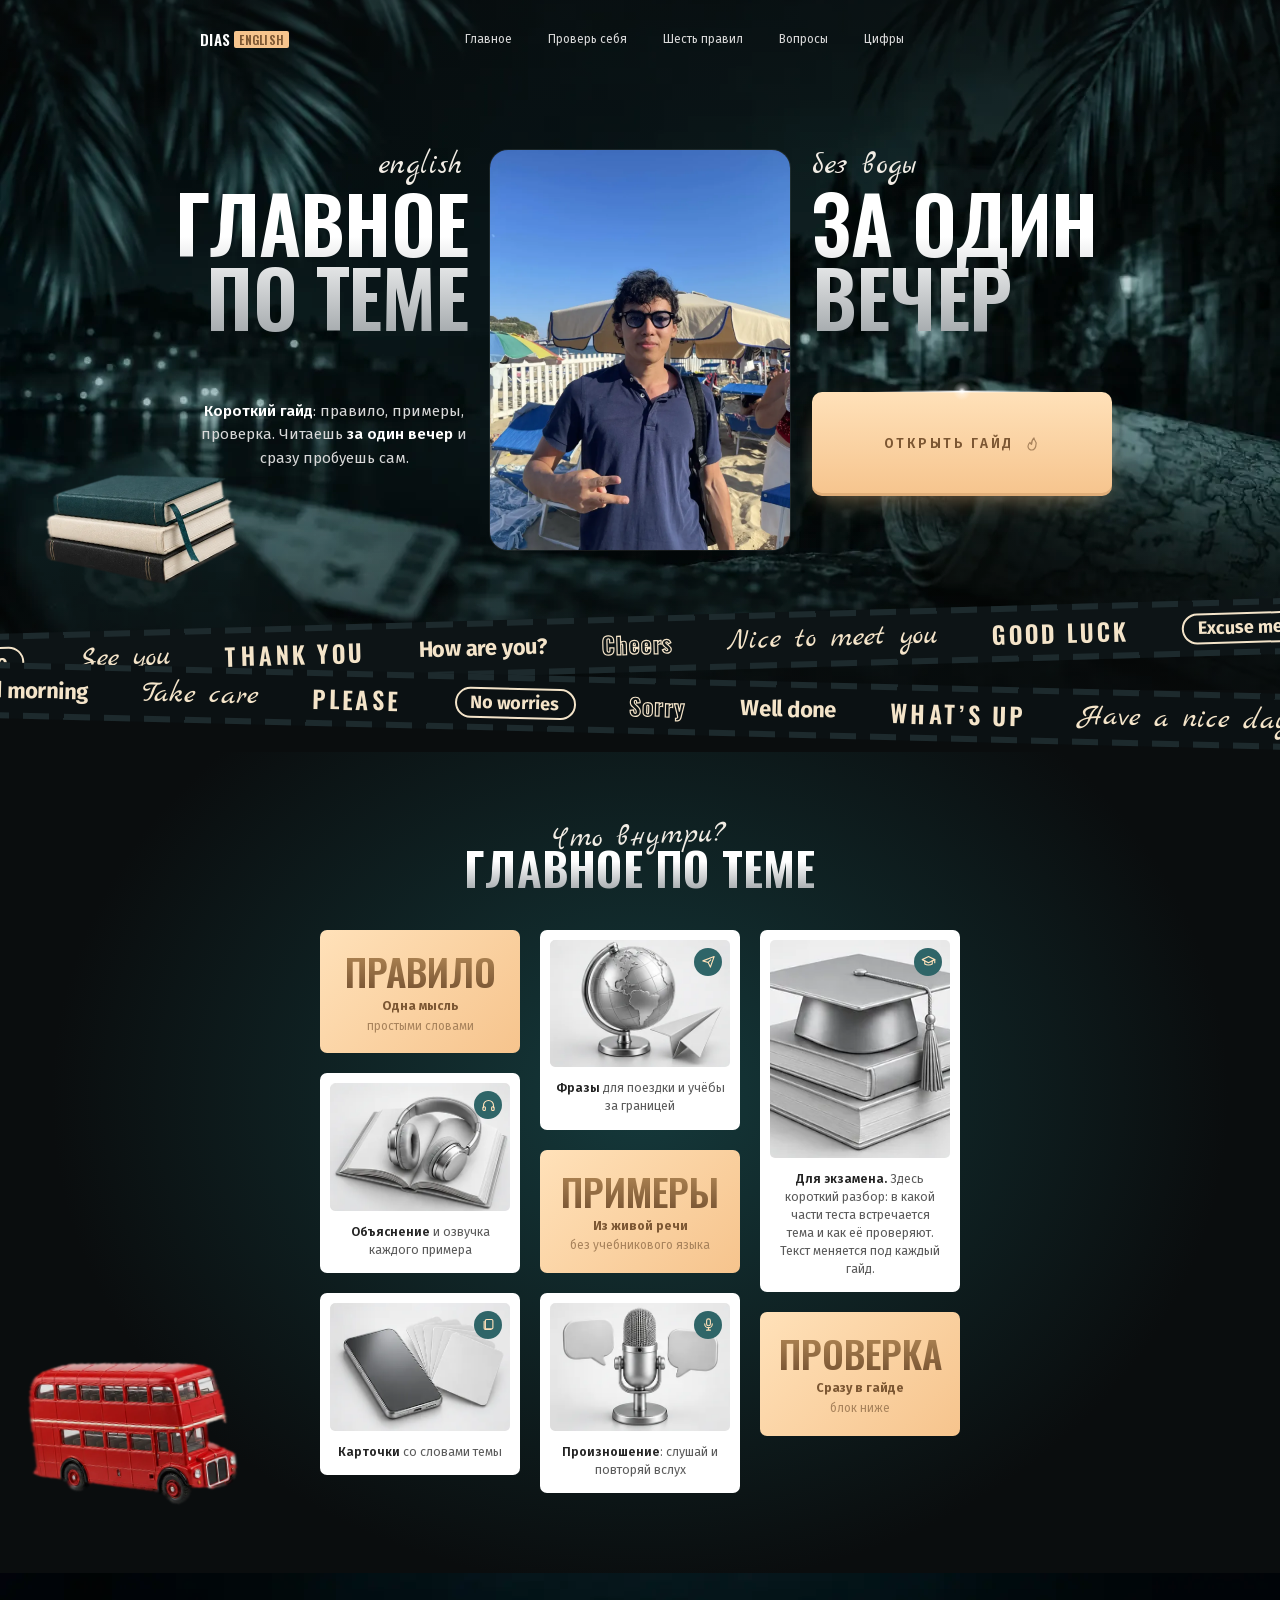
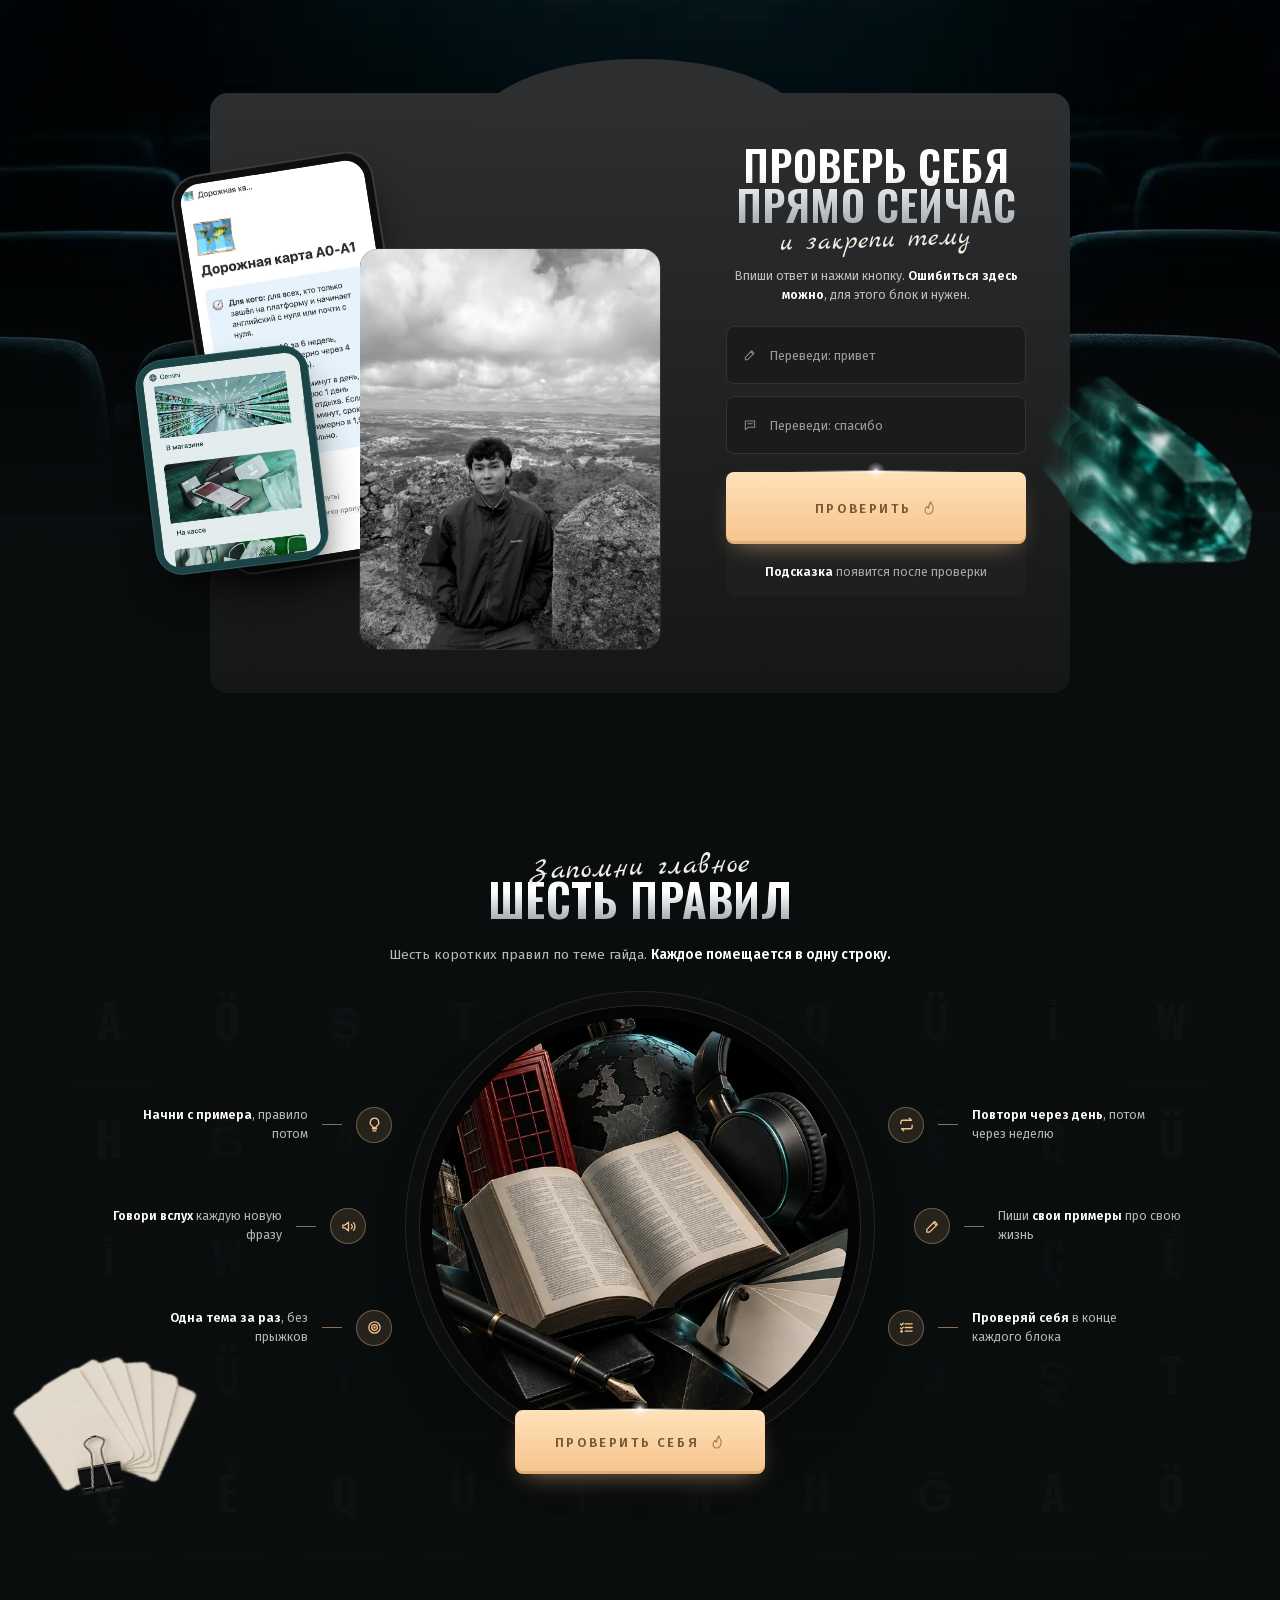
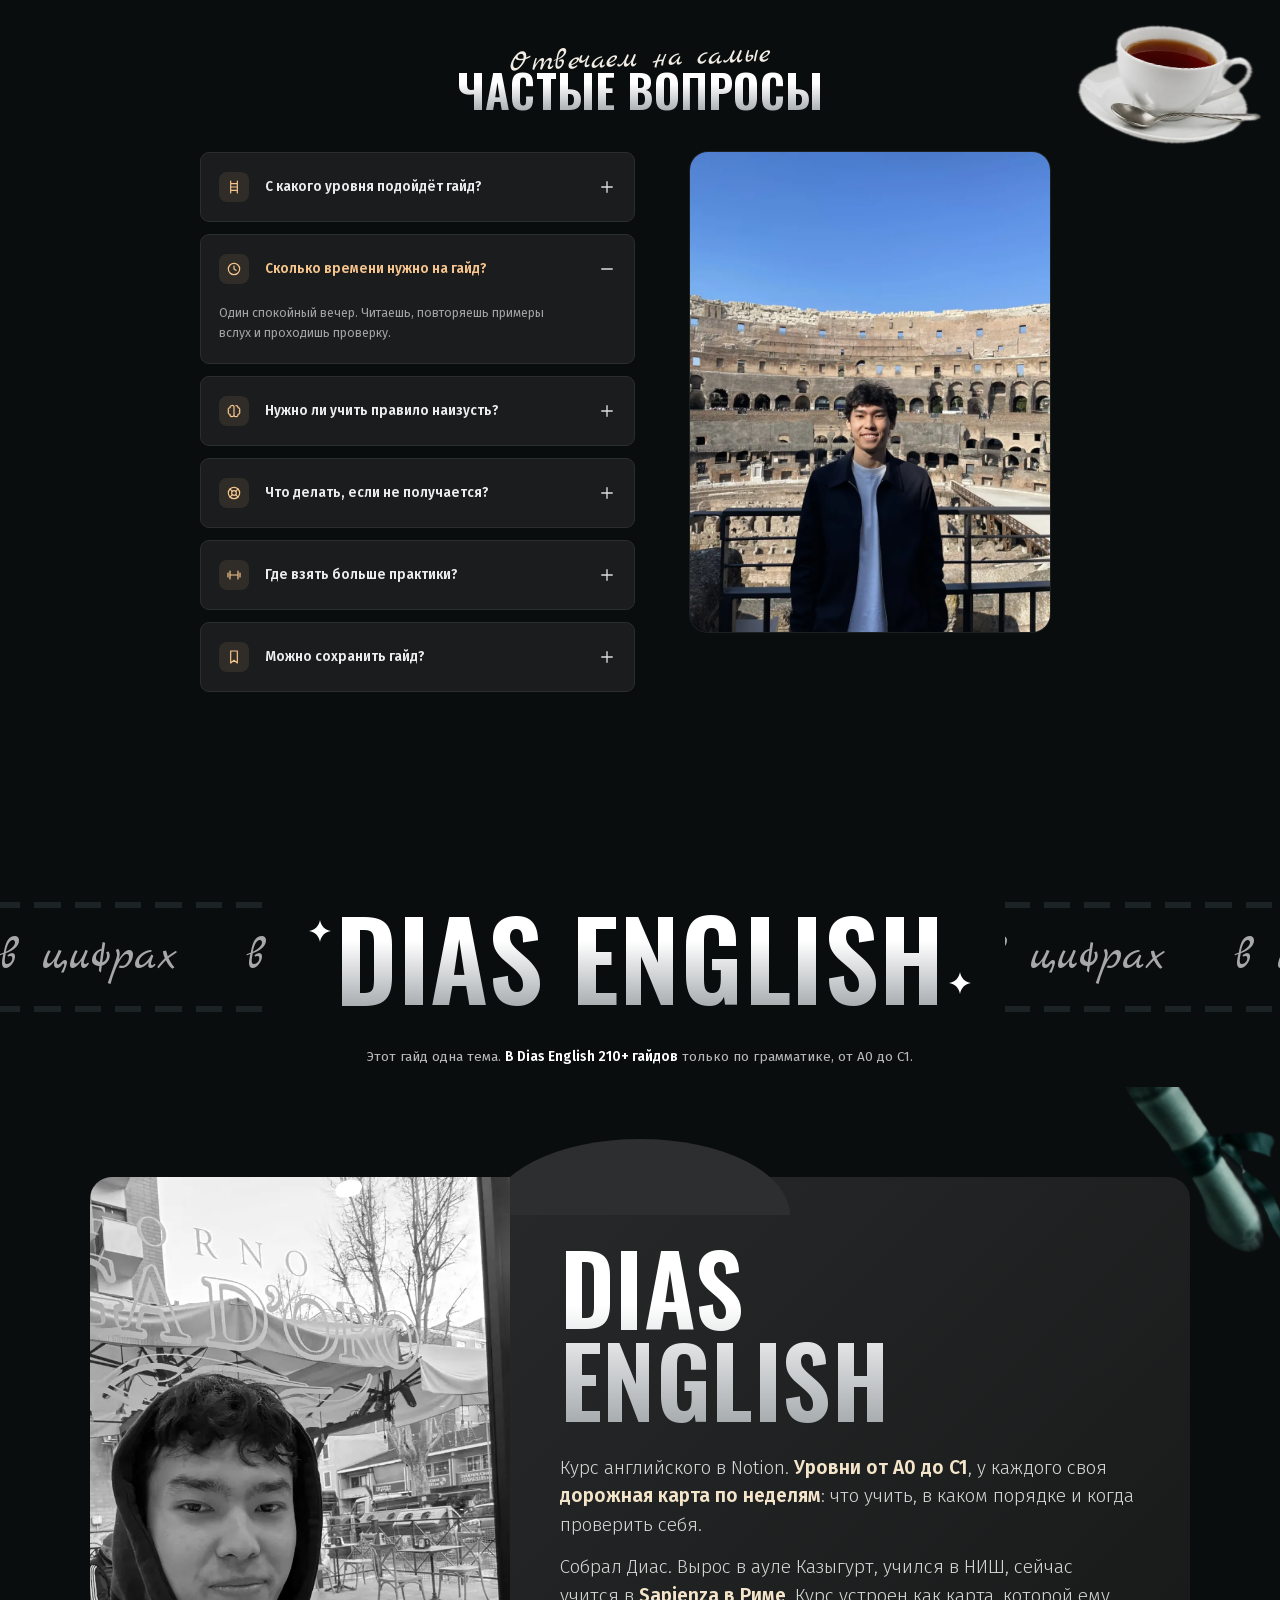
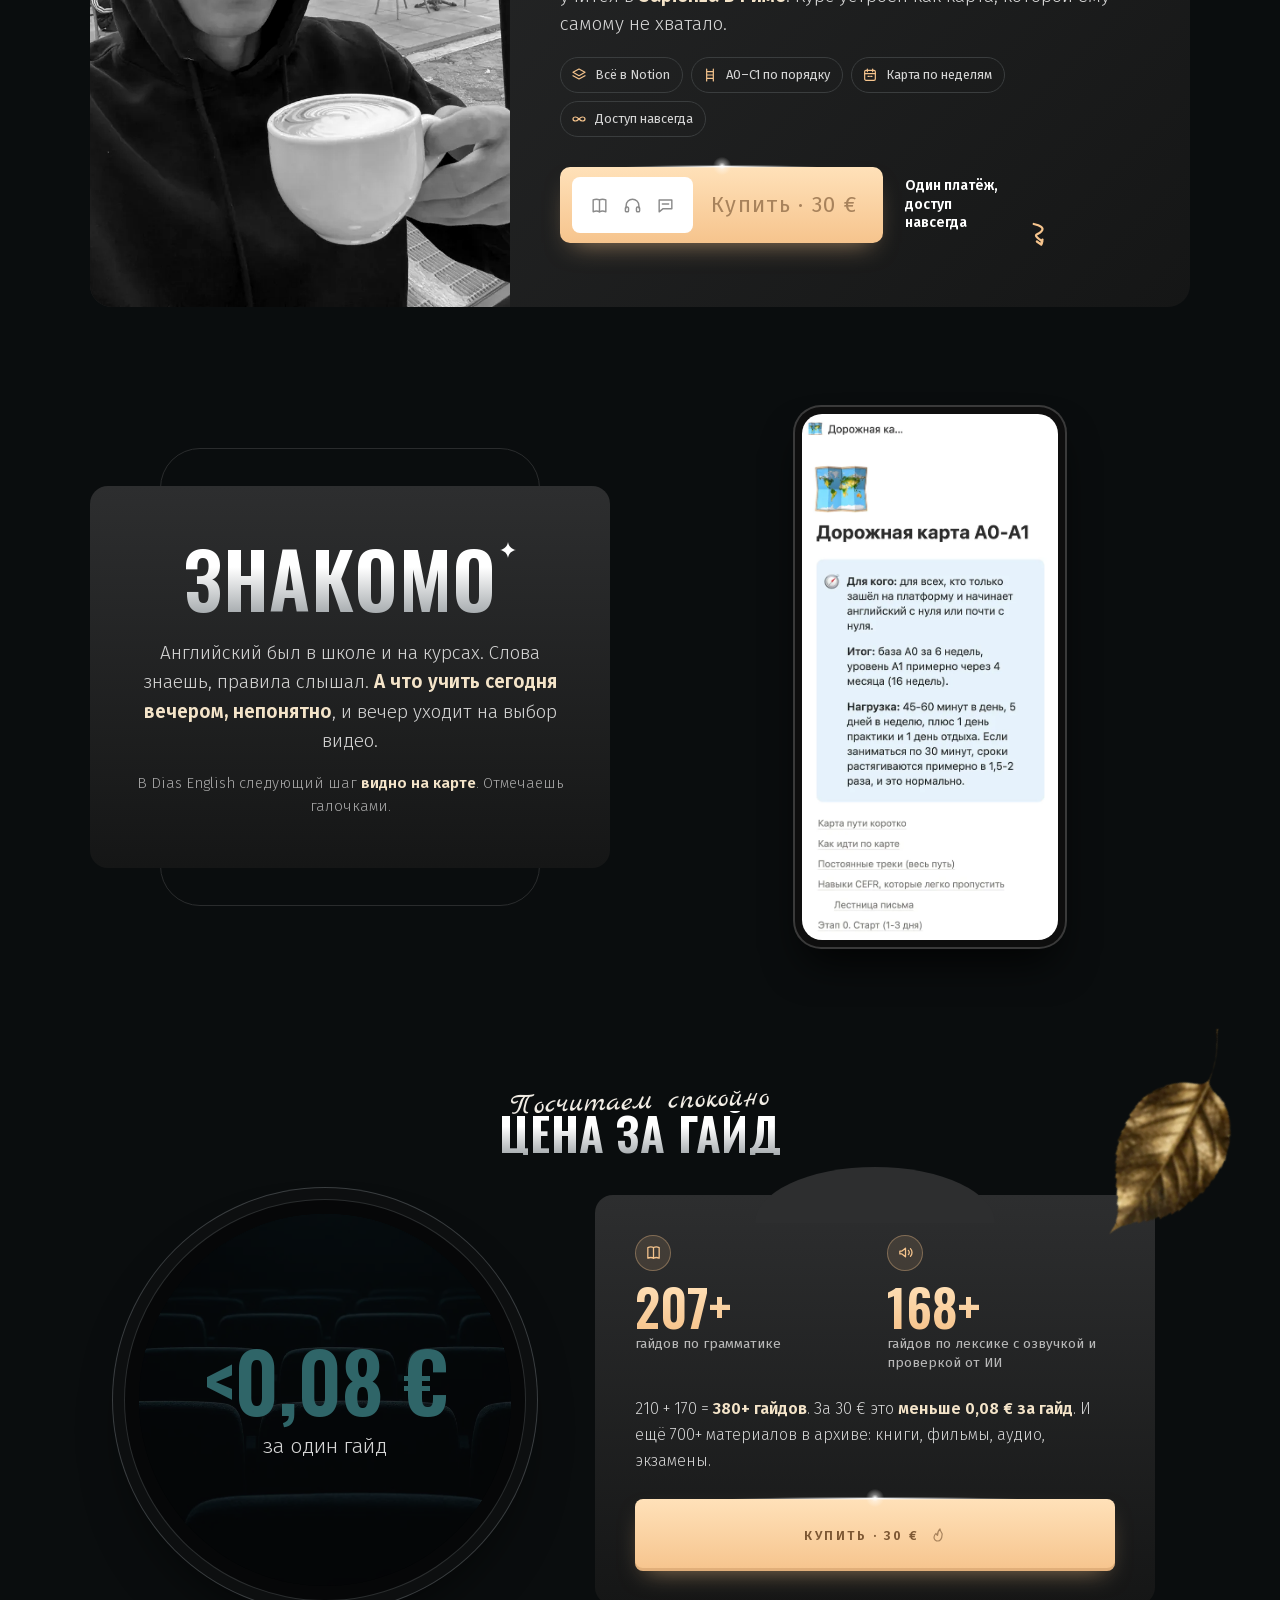
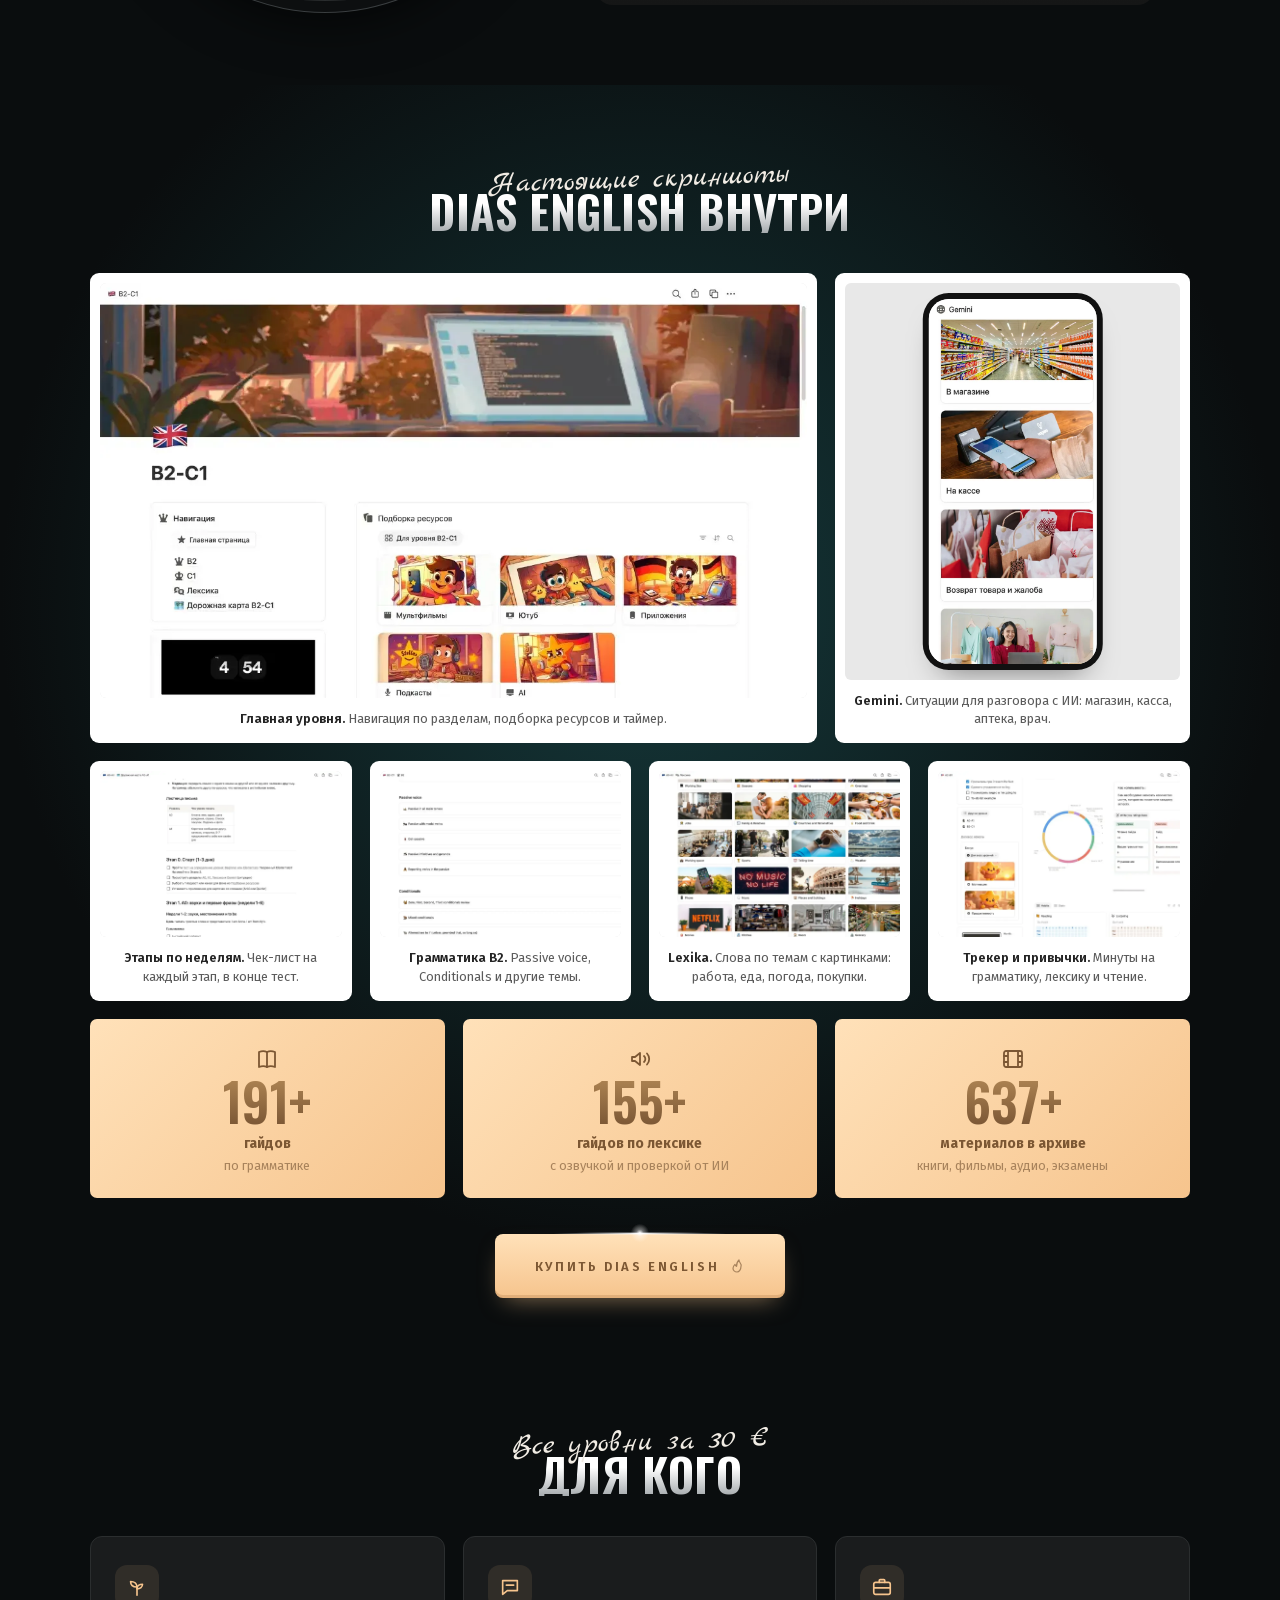
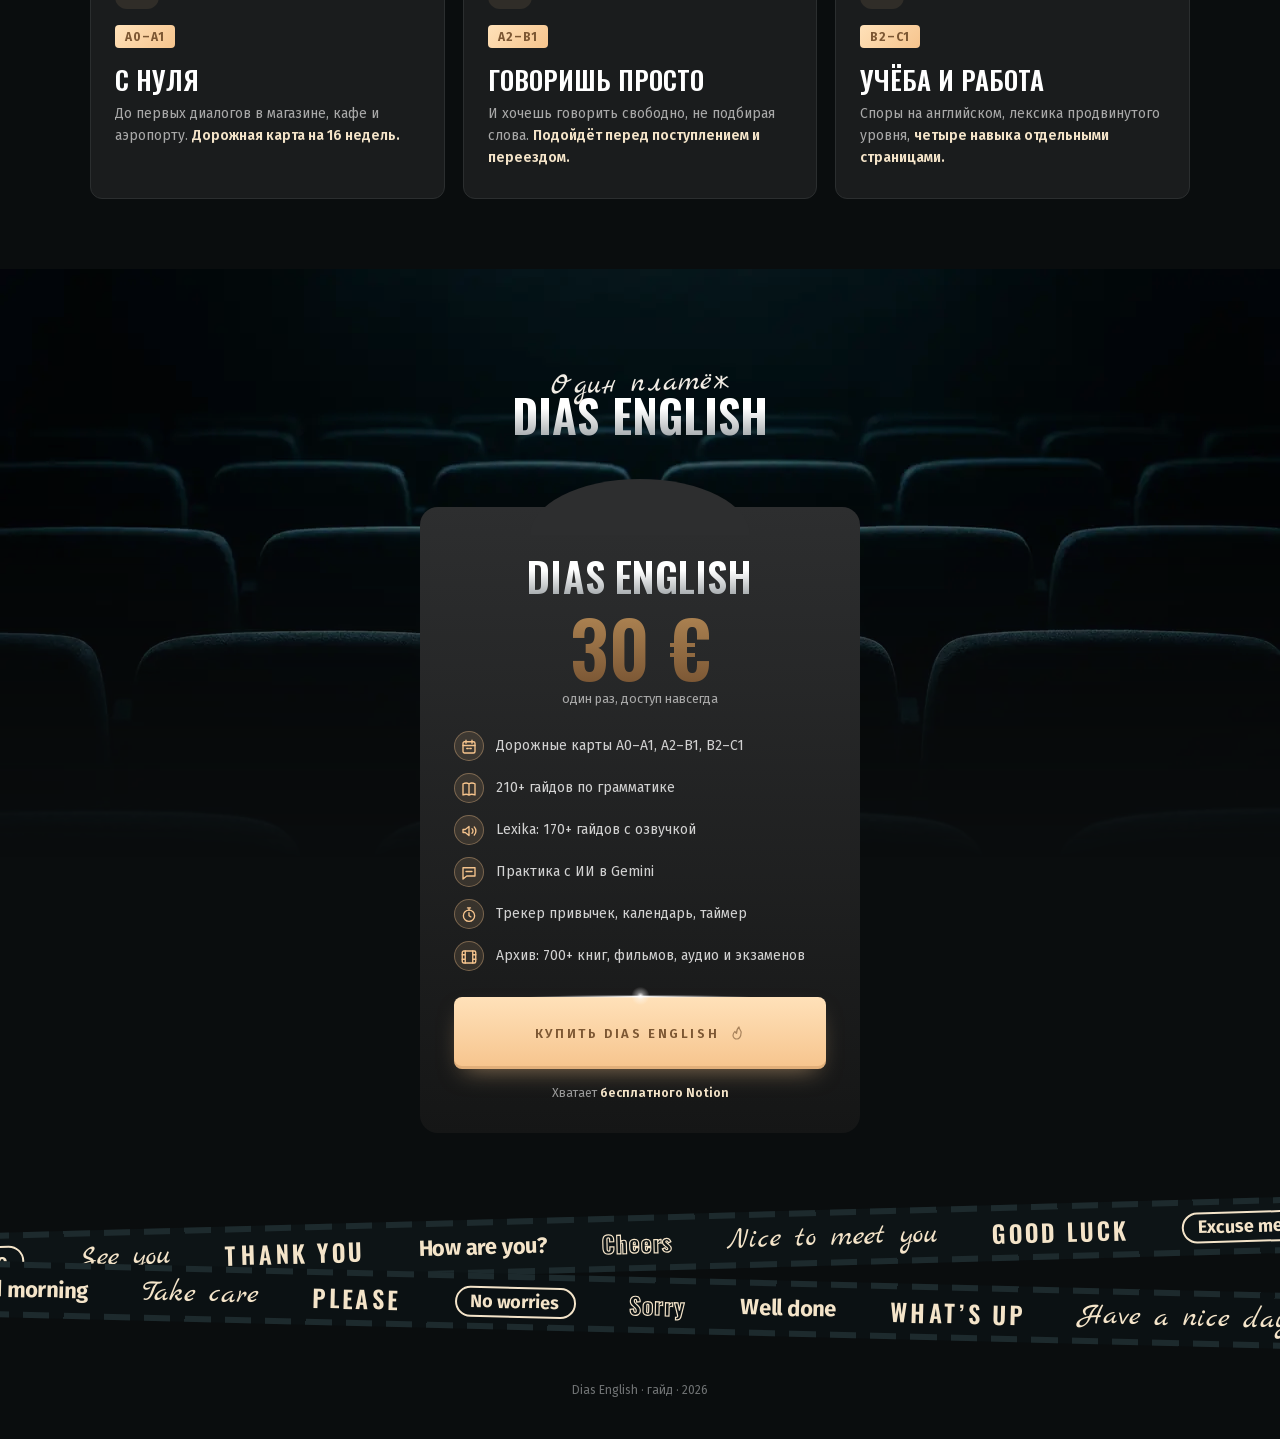
<file: index.html>
<!doctype html>
<html lang="ru">
<head>
<meta charset="utf-8">
<meta name="viewport" content="width=device-width, initial-scale=1">
<title>Гайд Alterna</title>
<meta http-equiv="refresh" content="0; url=en/">
<link rel="canonical" href="en/">
<script>location.replace('en/' + location.hash);</script>
<style>body{margin:0;background:#0a0d0e;color:#d4d4d4;font:15px/1.5 system-ui,sans-serif;display:grid;place-items:center;min-height:100vh}a{color:#f6c48d}</style>
</head>
<body><p>Открываем гайд: <a href="en/">en/</a></p></body>
</html>
</file>
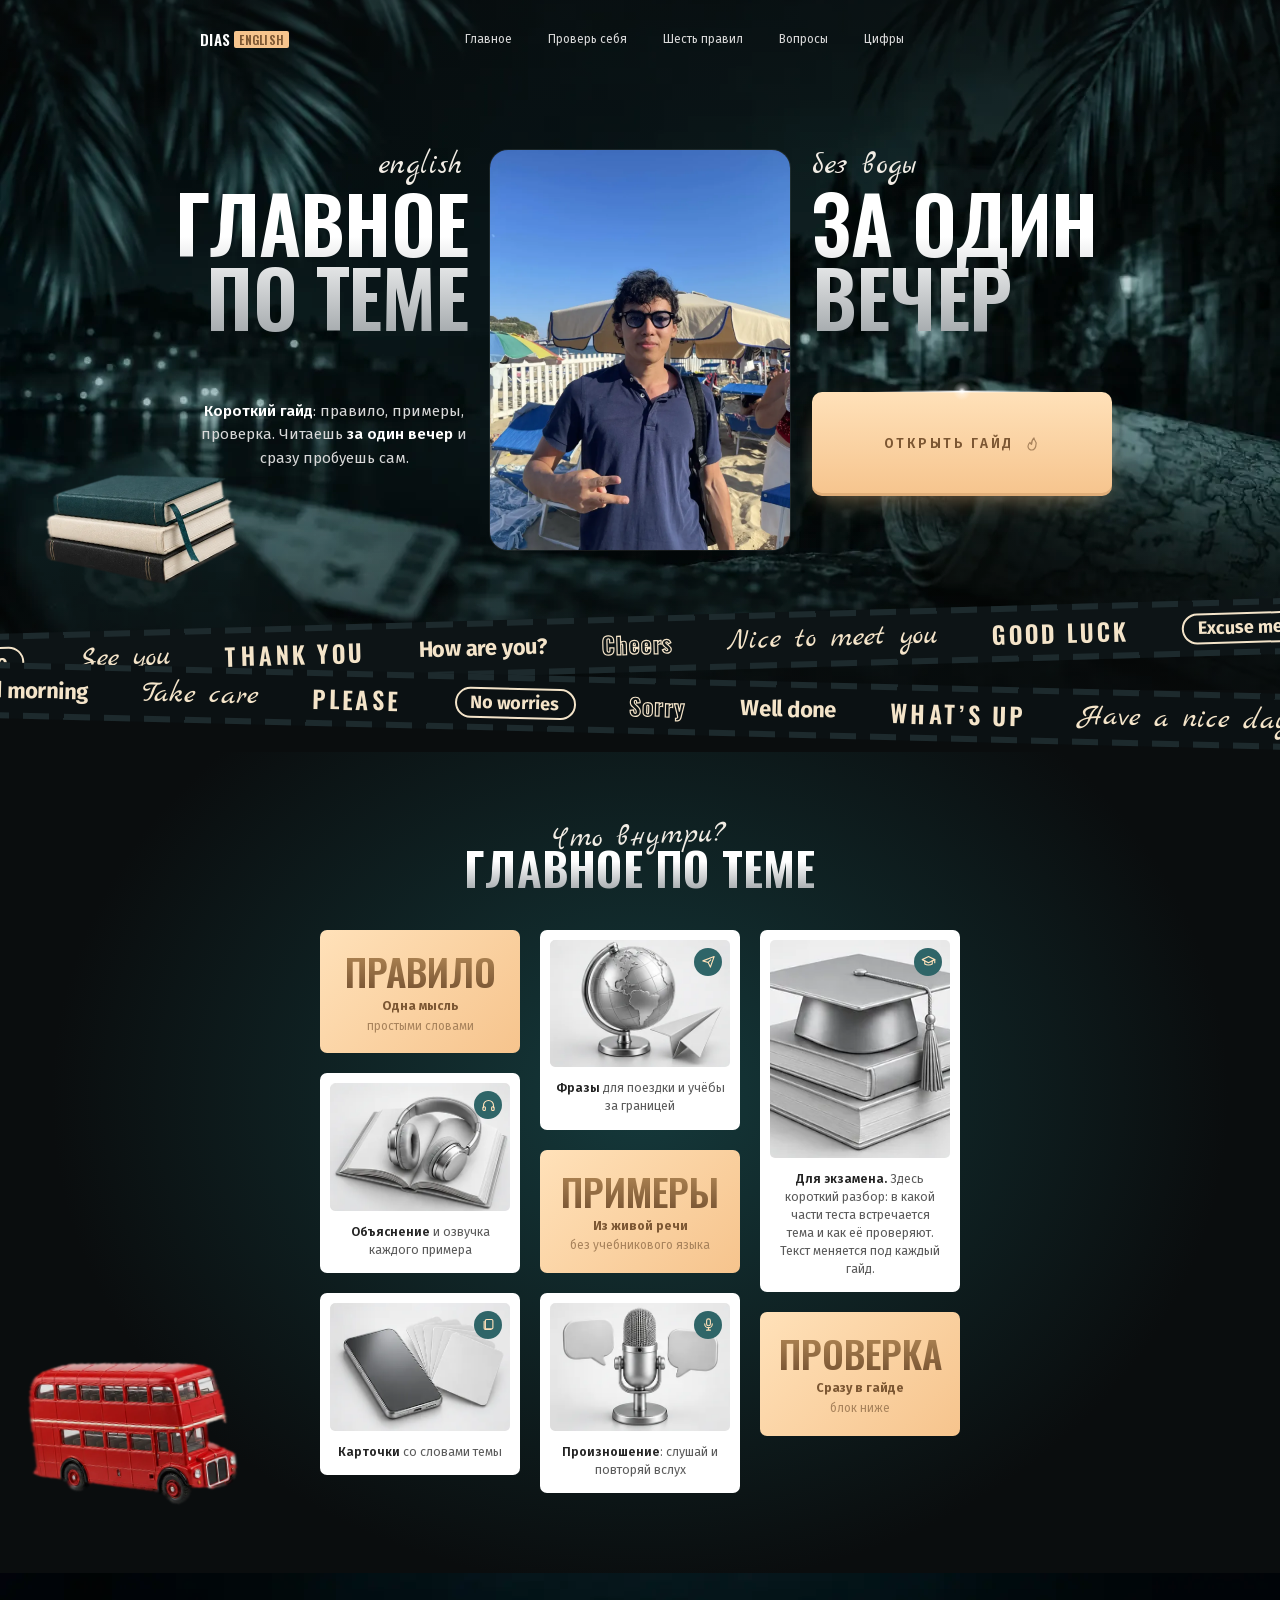
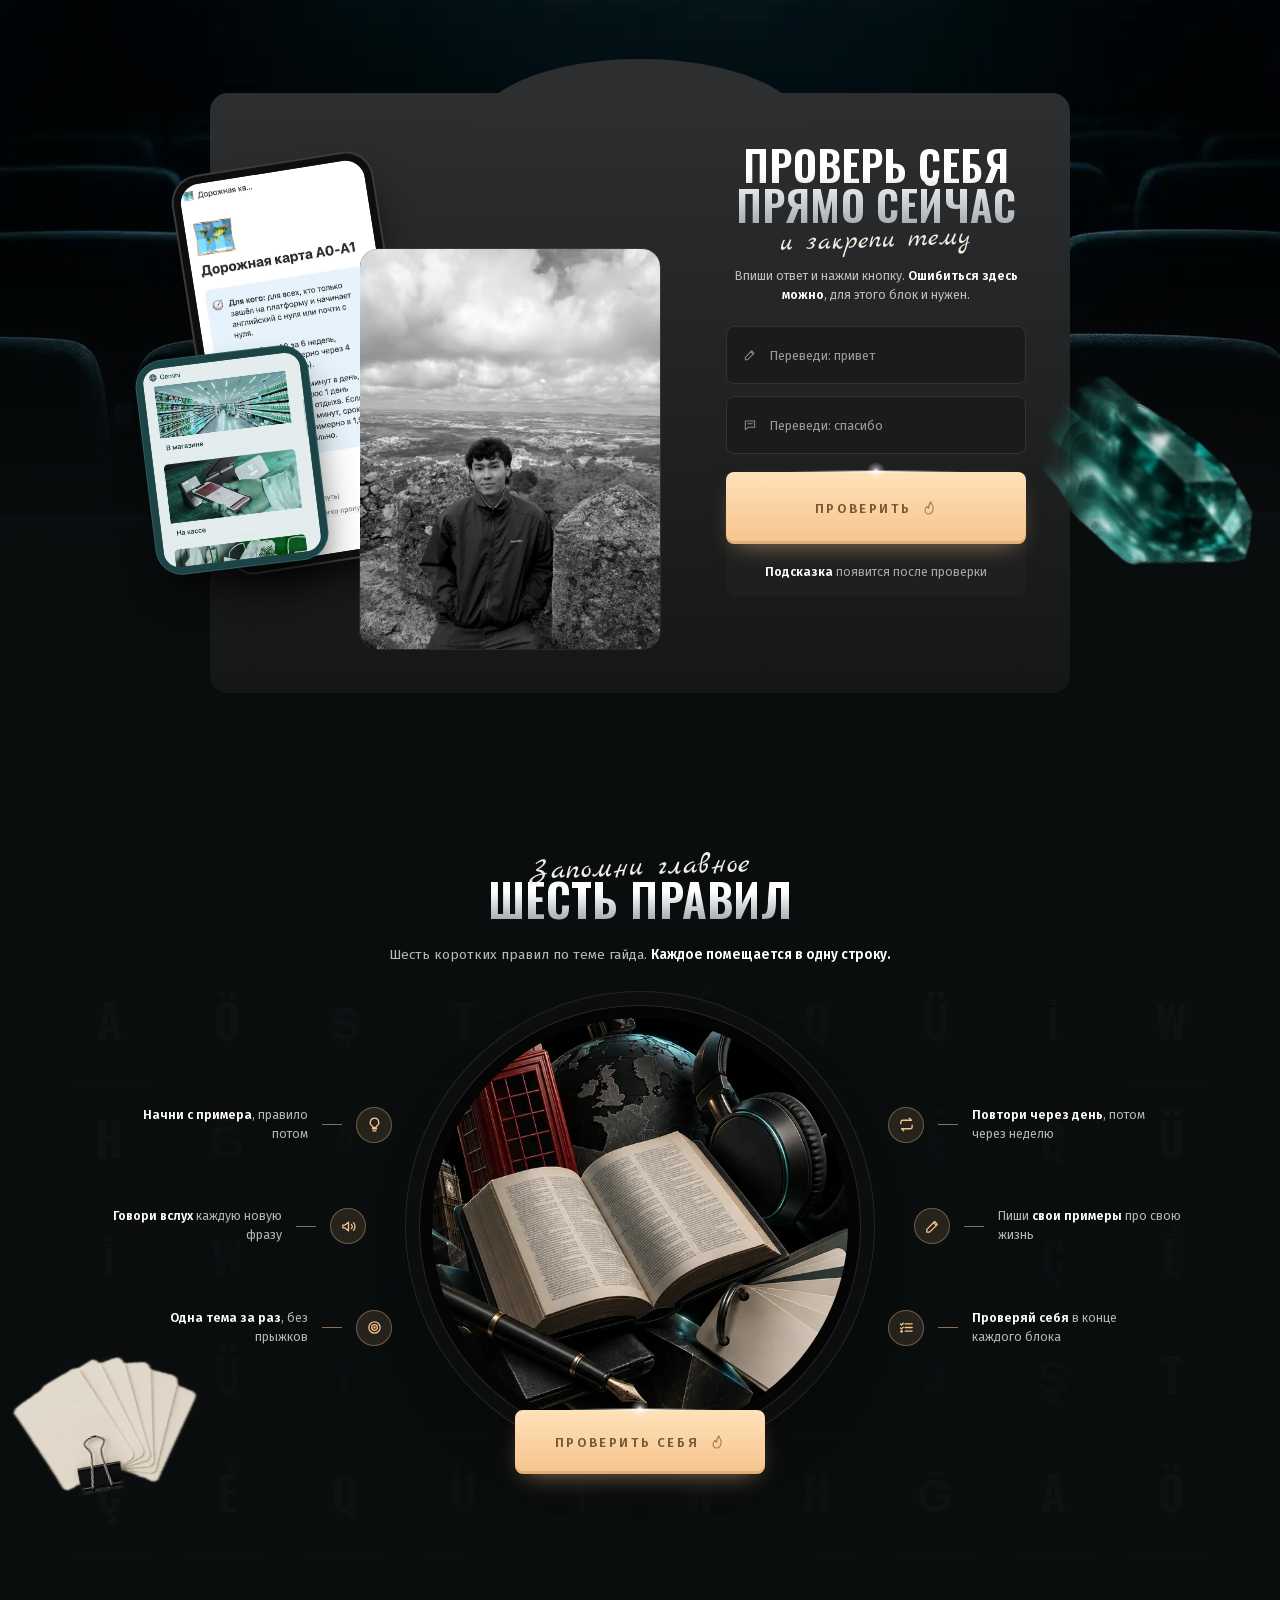
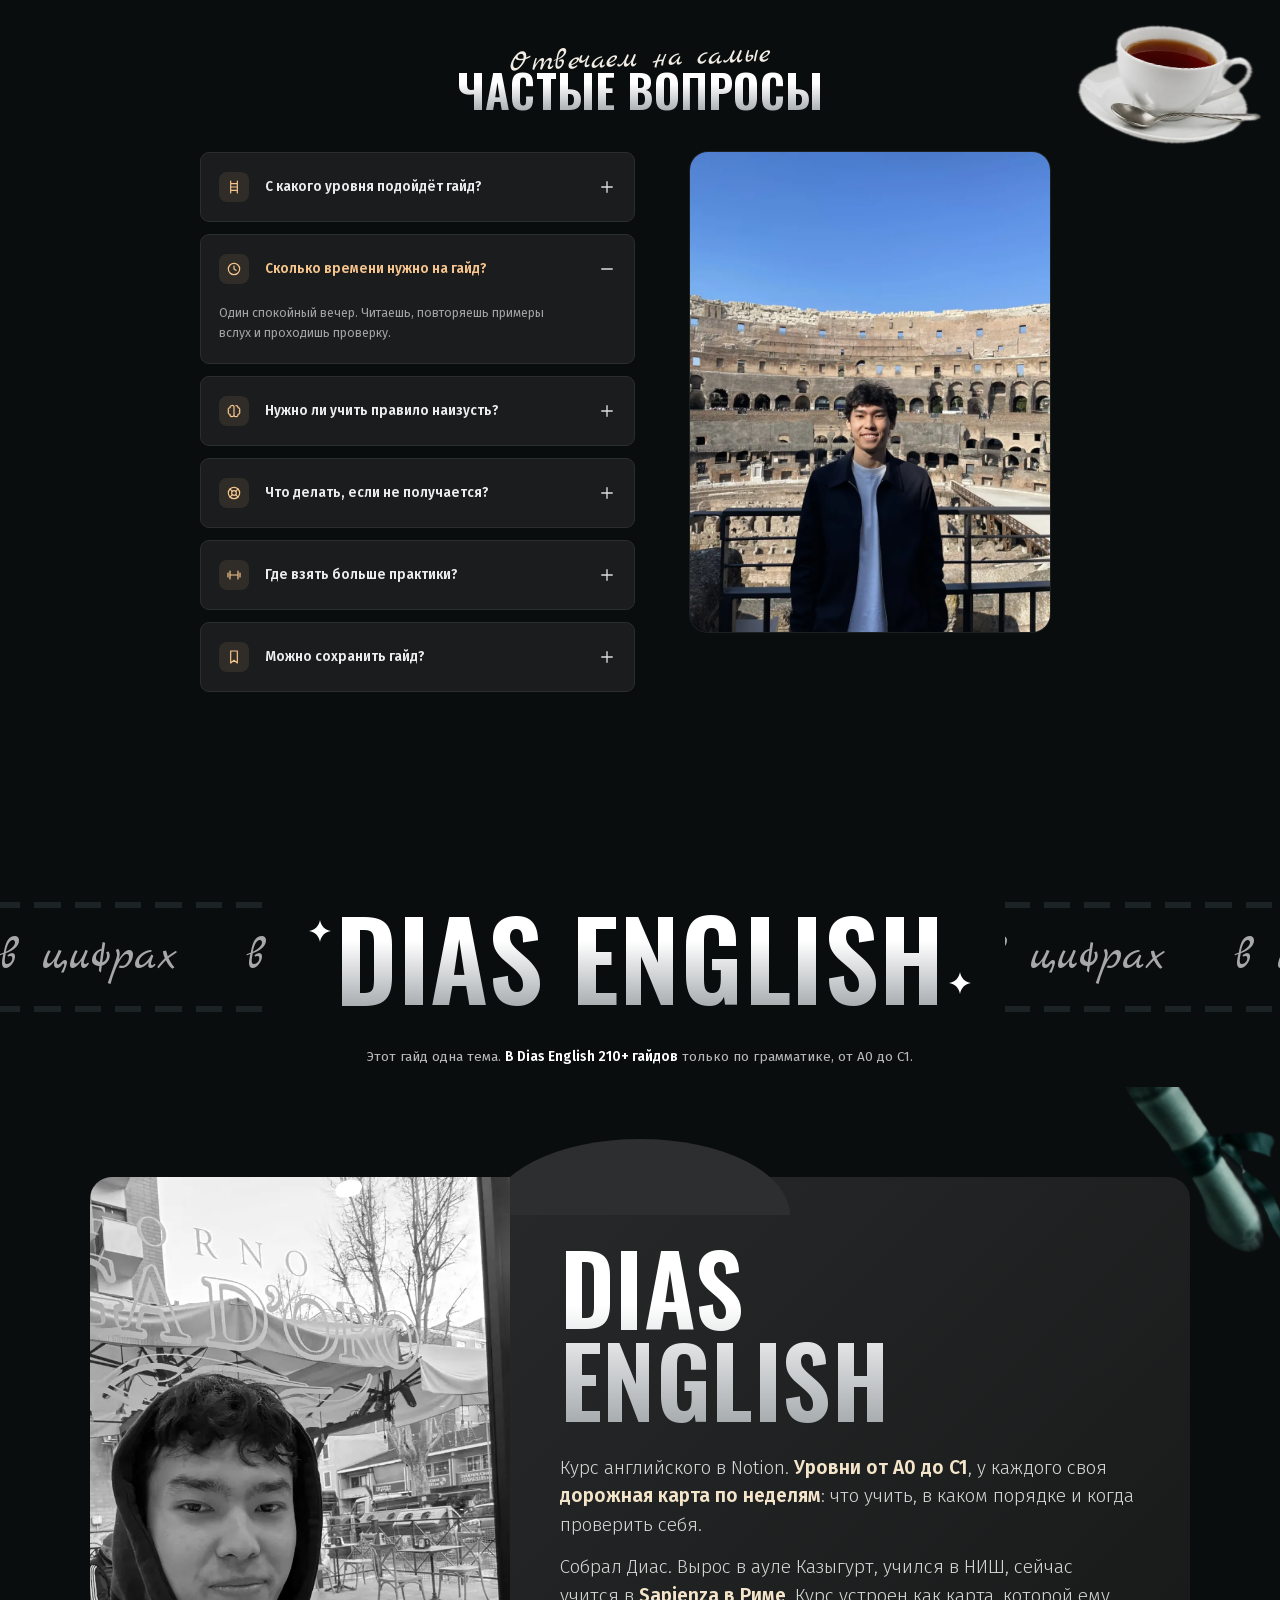
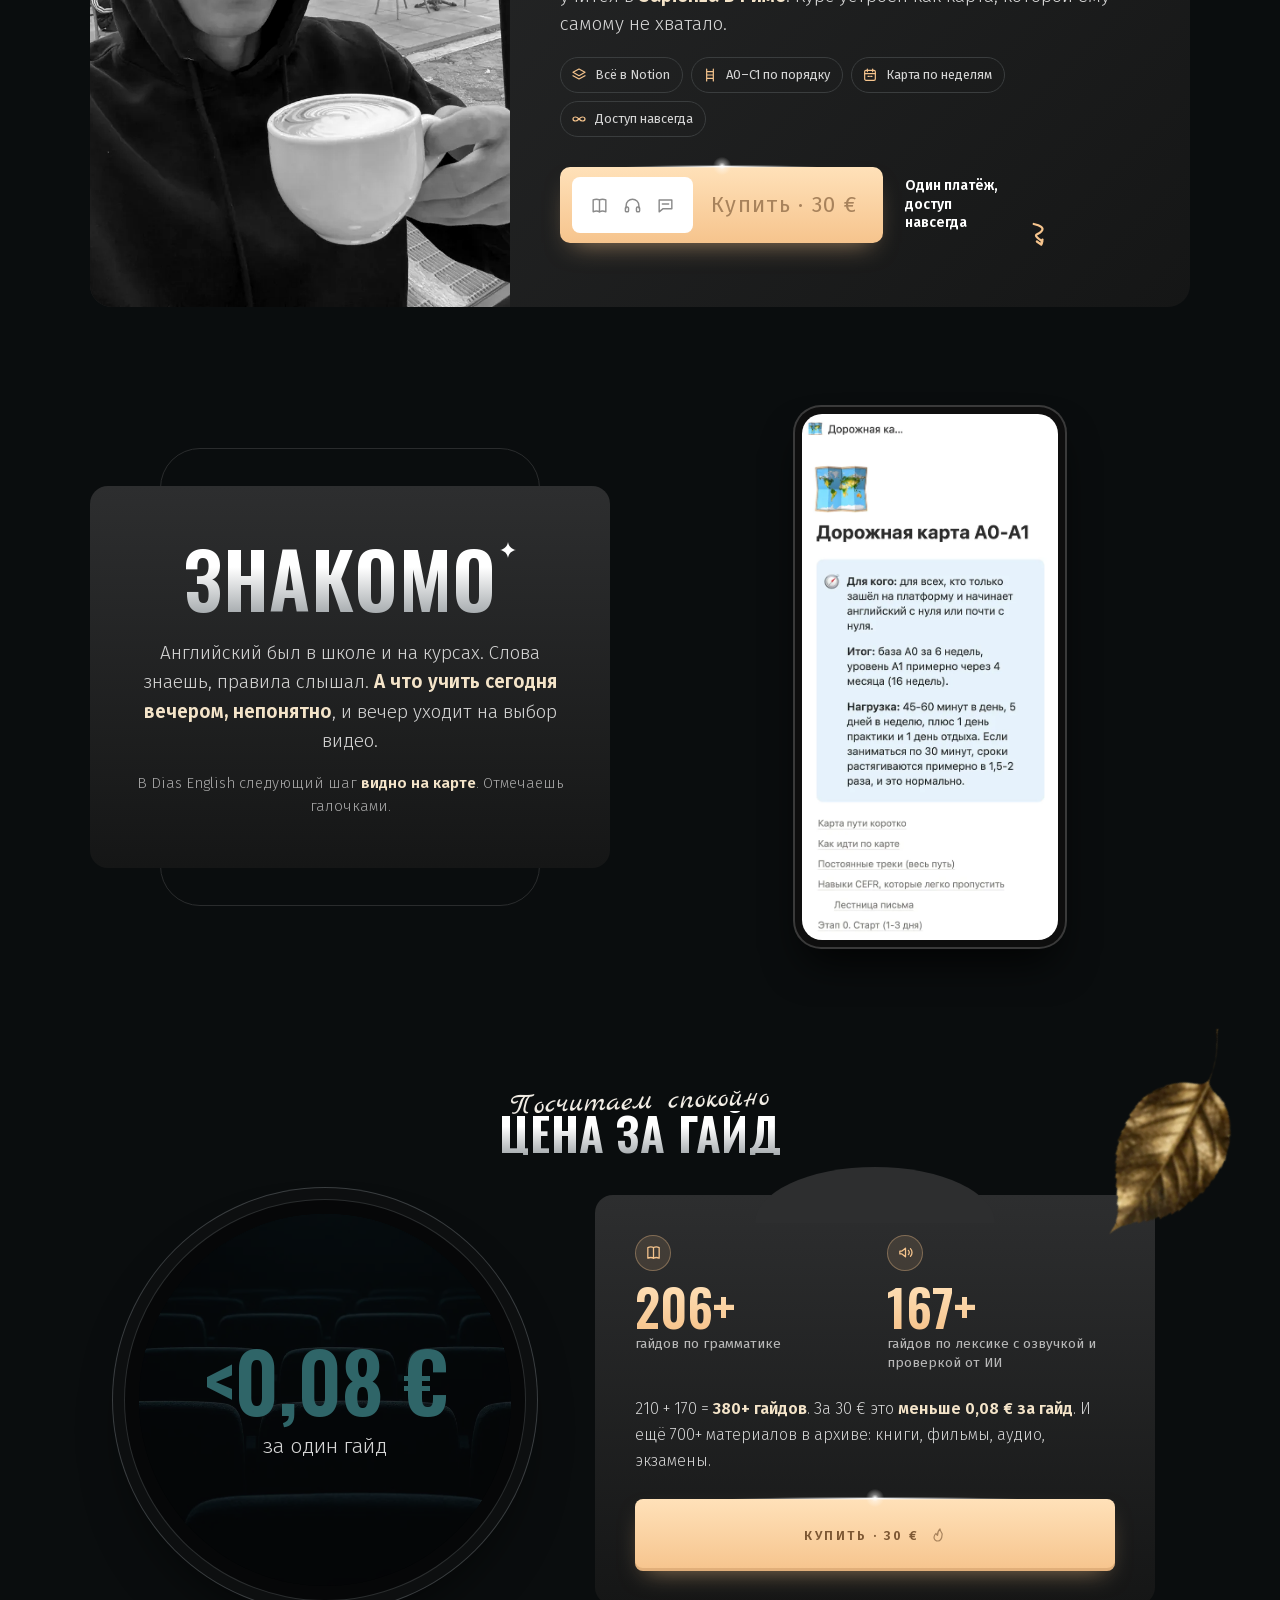
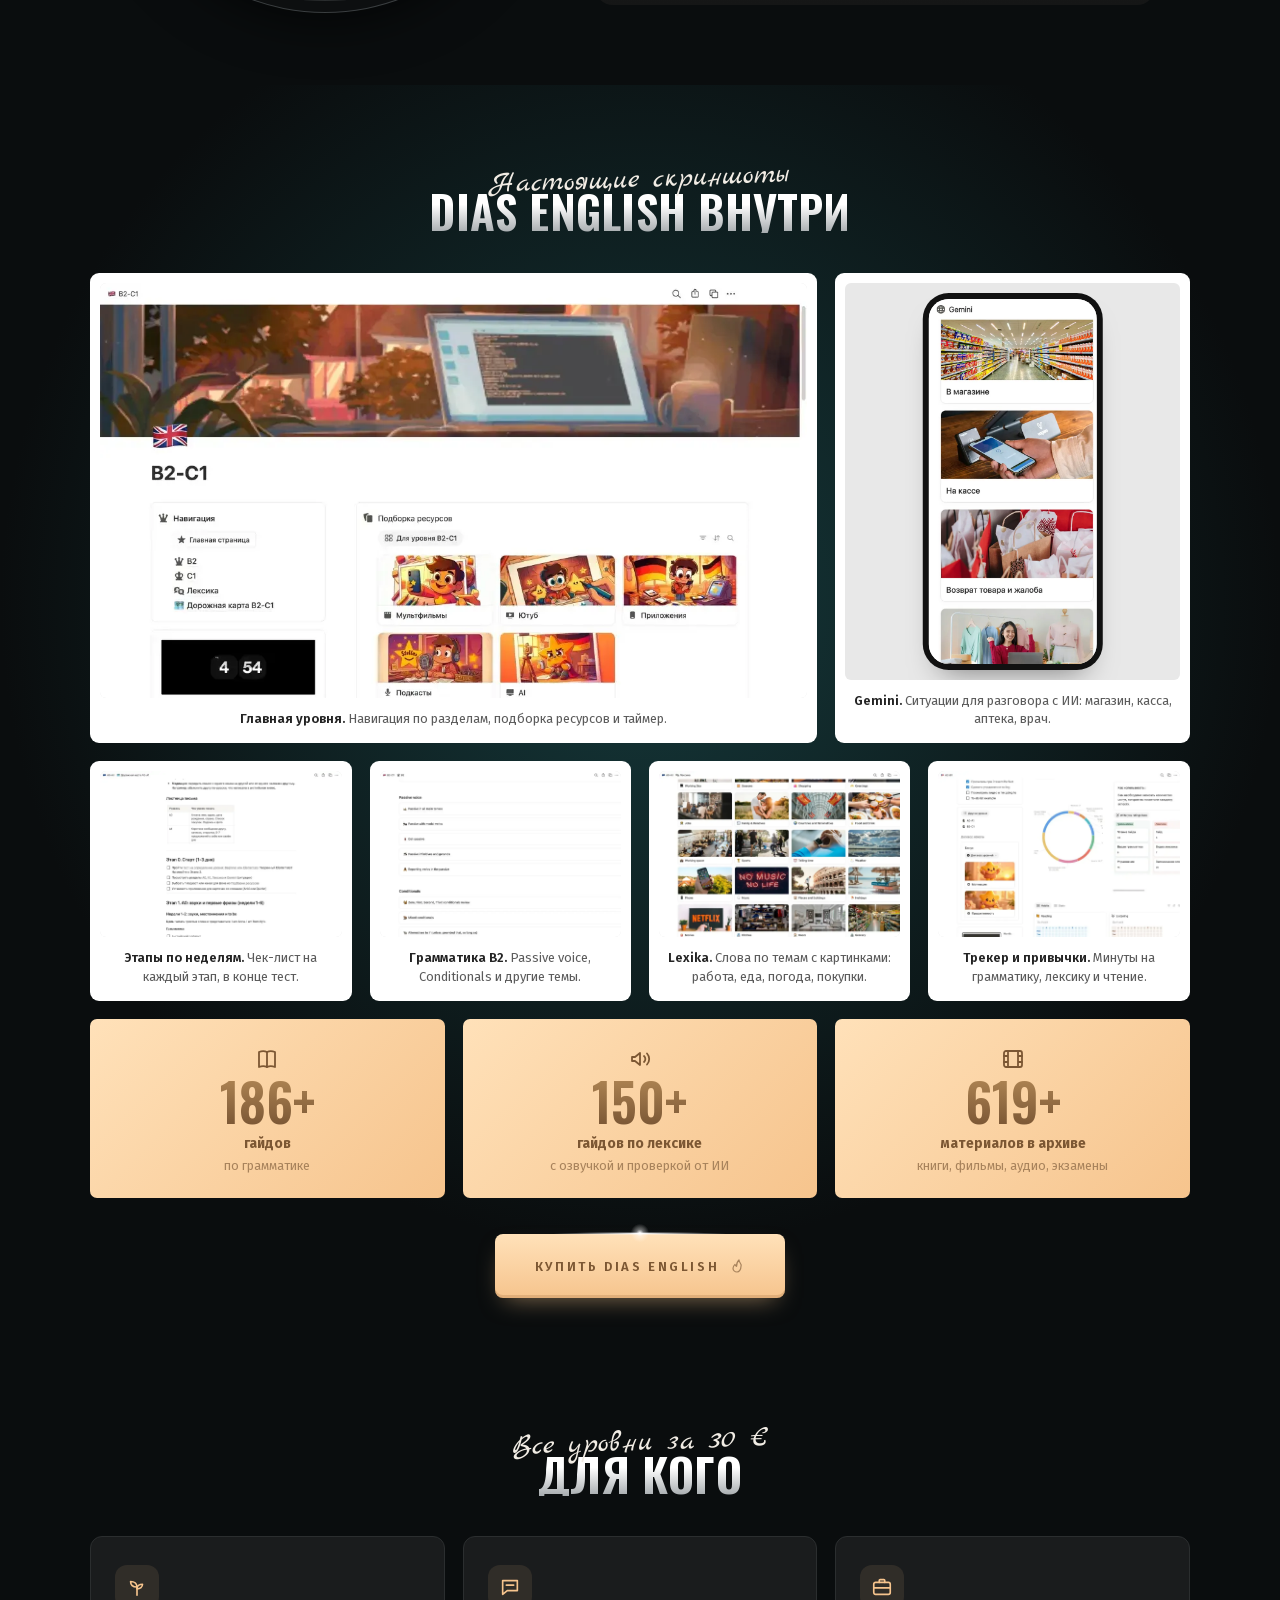
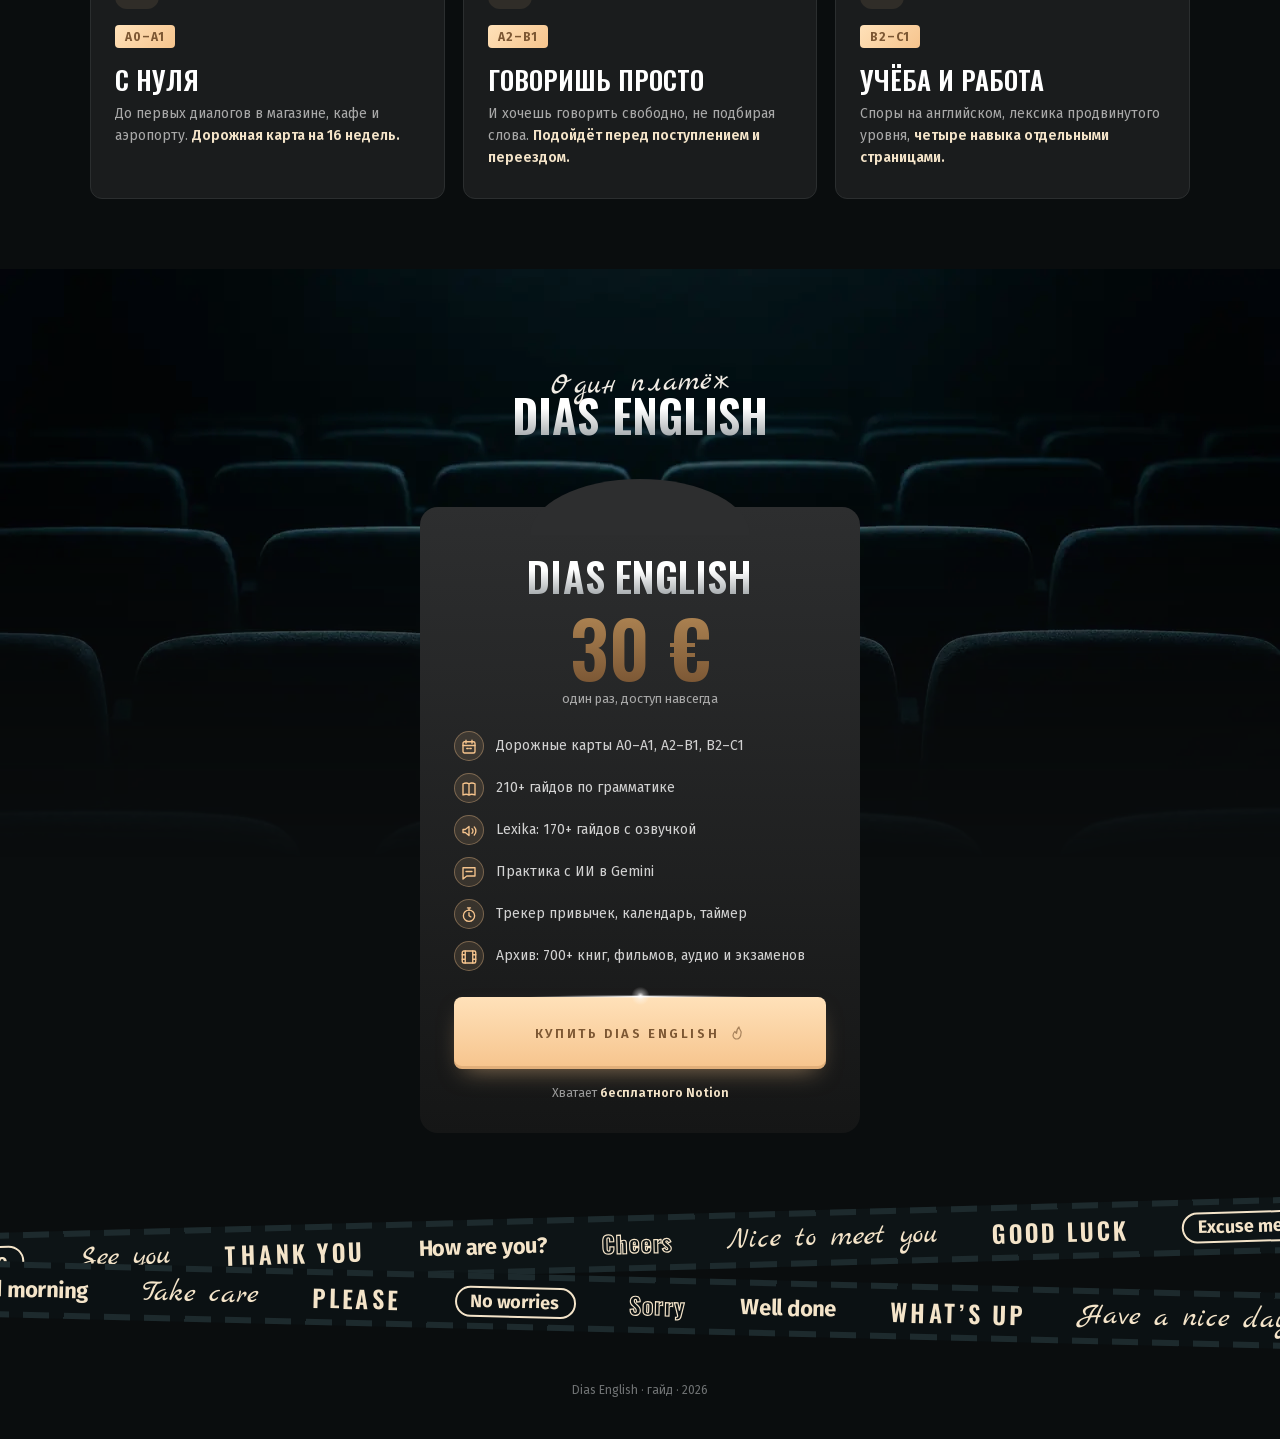
<file: en/index.html>
<!doctype html>
<html lang="ru">
<head>
<meta charset="utf-8">
<meta name="viewport" content="width=device-width, initial-scale=1">
<title>Гайд по английскому: тема в одном месте</title>
<meta name="description" content="Короткий гайд по английскому: правило, примеры, проверка.">
<meta property="og:title" content="Гайд по английскому: тема в одном месте">
<meta property="og:image" content="../media/hero-bg.webp">
<meta name="theme-color" content="#0a0d0e">
<link rel="icon" href="../favicon.svg" type="image/svg+xml">
<link rel="preload" href="../assets/fonts/Oswald-600-cyrillic.woff2" as="font" type="font/woff2" crossorigin>
<link rel="preload" href="../media/p-dias-hero.webp" as="image">
<link rel="stylesheet" href="../assets/fonts.css">
<link rel="stylesheet" href="../style.css">
<script>window.SITE={"lang":"ru","title":"Гайд по английскому: тема в одном месте","description":"Короткий гайд по английскому: правило, примеры, проверка.","brand":{"name":"Dias","badge":"english"},"links":{"buy":"https://app.lava.top/products/2c950aa0-d8be-4317-8f39-0f9b4016f5da"},"nav":[{"label":"Главное","href":"#bento"},{"label":"Проверь себя","href":"#check"},{"label":"Шесть правил","href":"#rules"},{"label":"Вопросы","href":"#faq"},{"label":"Цифры","href":"#platform","only":"full"}],"social":[],"marquee":{"rowA":[{"t":"Hello","s":"pill"},{"t":"See you","s":"script"},{"t":"THANK YOU","s":"cond"},{"t":"How are you?","s":"bold"},{"t":"Cheers","s":"outline"},{"t":"Nice to meet you","s":"script"},{"t":"GOOD LUCK","s":"cond"},{"t":"Excuse me","s":"pill"}],"rowB":[{"t":"Good morning","s":"bold"},{"t":"Take care","s":"script"},{"t":"PLEASE","s":"cond"},{"t":"No worries","s":"pill"},{"t":"Sorry","s":"outline"},{"t":"Well done","s":"bold"},{"t":"WHAT’S UP","s":"cond"},{"t":"Have a nice day","s":"script"}]},"blocks":[{"type":"hero","id":"top","bg":"media/hero-bg.webp","person":{"src":"media/p-dias-hero.webp","w":900,"h":1200,"pos":"50% 40%","alt":"Диас в тёмных очках и синем поло на пляже"},"left":{"script":"english","title":["Главное","по теме"]},"right":{"script":"без воды","title":["за один","вечер"]},"text":"**Короткий гайд**: правило, примеры, проверка. Читаешь **за один вечер** и сразу пробуешь сам.","cta":{"label":"Открыть гайд","href":"#bento"},"object":{"src":"media/en-books.webp","w":554,"h":333,"alt":"Стопка книг с закладкой"}},{"type":"marquee"},{"type":"bento","id":"bento","script":"Что внутри?","title":"Главное по теме","columns":[[{"kind":"accent","big":"Правило","text":"**Одна мысль**","small":"простыми словами"},{"kind":"image","img":"media/adv-book.webp","icon":"headphones","text":"**Объяснение** и озвучка каждого примера"},{"kind":"image","img":"media/adv-phone.webp","icon":"cards","text":"**Карточки** со словами темы"}],[{"kind":"image","img":"media/adv-globe.webp","icon":"plane","text":"**Фразы** для поездки и учёбы за границей"},{"kind":"accent","big":"Примеры","text":"**Из живой речи**","small":"без учебникового языка"},{"kind":"image","img":"media/adv-mic.webp","icon":"mic","text":"**Произношение**: слушай и повторяй вслух"}],[{"kind":"image","tall":true,"img":"media/adv-cap.webp","icon":"cap","text":"**Для экзамена.** Здесь короткий разбор: в какой части теста встречается тема и как её проверяют. Текст меняется под каждый гайд."},{"kind":"accent","big":"Проверка","text":"**Сразу в гайде**","small":"блок ниже"}]]},{"type":"check","id":"check","bg":"media/cinema.webp","person":{"src":"media/p-dias-form.webp","w":900,"h":1200,"pos":"50% 45%","alt":"Диас в синей куртке на смотровой площадке"},"phones":[{"src":"media/dias-m-roadmap.webp","alt":"Дорожная карта A0–A1 на телефоне"},{"src":"media/dias-m-gemini.webp","alt":"Раздел Gemini на телефоне"}],"title":["Проверь себя","прямо сейчас"],"script":"и закрепи тему","text":"Впиши ответ и нажми кнопку. **Ошибиться здесь можно**, для этого блок и нужен.","fields":[{"icon":"pen","label":"Переведи: привет","answers":["hello","hi","hey"]},{"icon":"chat","label":"Переведи: спасибо","answers":["thank you","thanks","thank u"]}],"button":"Проверить","note":"**Подсказка** появится после проверки","results":{"all":"**Всё верно.** Тема держится.","some":"**Почти.** Верные варианты: ","none":"**Пока мимо.** Верные варианты: "}},{"type":"rules","id":"rules","script":"Запомни главное","title":"Шесть правил","text":"Шесть коротких правил по теме гайда. **Каждое помещается в одну строку.**","img":{"src":"media/ring-en.webp","alt":"Тёмные 3D-предметы: словарь, лондонская телефонная будка, наушники, карточки, ручка"},"left":["**Начни с примера**, правило потом","**Говори вслух** каждую новую фразу","**Одна тема за раз**, без прыжков"],"right":["**Повтори через день**, потом через неделю","Пиши **свои примеры** про свою жизнь","**Проверяй себя** в конце каждого блока"],"cta":{"label":"Проверить себя","href":"#check"},"icons":["bulb","voice","target","repeat","pen","list"]},{"type":"faq","id":"faq","script":"Отвечаем на самые","title":"Частые вопросы","person":{"src":"media/p-dias-faq.webp","w":900,"h":1200,"pos":"50% 45%","alt":"Диас улыбается внутри Колизея"},"items":[{"q":"С какого уровня подойдёт гайд?","a":"Гайд написан так, чтобы его понял человек без опыта в теме. Если тема уже знакома, листай сразу к блоку «Проверь себя».","icon":"ladder"},{"q":"Сколько времени нужно на гайд?","a":"Один спокойный вечер. Читаешь, повторяешь примеры вслух и проходишь проверку.","icon":"clock"},{"q":"Нужно ли учить правило наизусть?","a":"Нет. Запоминаются примеры. Правило помогает понять, почему пример устроен именно так.","icon":"brain"},{"q":"Что делать, если не получается?","a":"Вернись к примерам и прочитай их вслух ещё раз. Потом снова пройди проверку.","icon":"buoy"},{"q":"Где взять больше практики?","a":"Придумай пять своих примеров про свою жизнь и проговори их. Это самая полезная практика после гайда.","icon":"dumbbell"},{"q":"Можно сохранить гайд?","a":"Да. Добавь страницу в закладки или сделай скриншот блока «Шесть правил».","icon":"bookmark"}]},{"type":"band","id":"platform","only":"full","script":"в цифрах","title":"Dias English","text":"Этот гайд одна тема. **В Dias English 210+ гайдов** только по грамматике, от A0 до C1."},{"type":"author","only":"full","photo":{"src":"media/p-dias-author.webp","w":900,"h":1200,"pos":"50% 40%","alt":"Диас с чашкой кофе в римском кафе"},"title":["Dias","English"],"paras":["Курс английского в Notion. **Уровни от A0 до C1**, у каждого своя **дорожная карта по неделям**: что учить, в каком порядке и когда проверить себя.","Собрал Диас. Вырос в ауле Казыгурт, учился в НИШ, сейчас учится в **Sapienza в Риме**. Курс устроен как карта, которой ему самому не хватало."],"button":{"label":"Купить · 30 €","link":"buy","icons":["book","headphones","chat"]},"side":"Один платёж, доступ навсегда","chips":[{"icon":"layers","text":"Всё в Notion"},{"icon":"ladder","text":"A0–C1 по порядку"},{"icon":"calendar","text":"Карта по неделям"},{"icon":"infinity","text":"Доступ навсегда"}]},{"type":"task","only":"full","label":"Знакомо","text":"Английский был в школе и на курсах. Слова знаешь, правила слышал. **А что учить сегодня вечером, непонятно**, и вечер уходит на выбор видео.","shot":{"src":"media/dias-m-roadmap.webp","w":600,"h":1200,"alt":"Дорожная карта A0–A1 на телефоне"},"after":"В Dias English следующий шаг **видно на карте**. Отмечаешь галочками."},{"type":"calc","only":"full","script":"Посчитаем спокойно","title":"Цена за гайд","counters":[{"n":210,"suf":"+","text":"гайдов по грамматике","icon":"book"},{"n":170,"suf":"+","text":"гайдов по лексике с озвучкой и проверкой от ИИ","icon":"voice"}],"formula":"210 + 170 = **380+ гайдов**. За 30 € это **меньше 0,08 € за гайд**. И ещё 700+ материалов в архиве: книги, фильмы, аудио, экзамены.","circle":{"big":"<0,08 €","text":"за один гайд"},"cta":{"label":"Купить · 30 €","link":"buy"}},{"type":"shots","only":"full","script":"Настоящие скриншоты","title":"Dias English внутри","items":[{"src":"media/dias-n-b2-hub-desktop-hero.webp","w":1100,"h":688,"cap":"**Главная уровня.** Навигация по разделам, подборка ресурсов и таймер.","big":true},{"src":"media/dias-m-gemini.webp","w":600,"h":1200,"cap":"**Gemini.** Ситуации для разговора с ИИ: магазин, касса, аптека, врач.","phone":true},{"src":"media/dias-n-a0-roadmap-desktop-01.webp","w":1100,"h":688,"cap":"**Этапы по неделям.** Чек-лист на каждый этап, в конце тест."},{"src":"media/dias-n-b2-grammar-desktop-01.webp","w":1100,"h":688,"cap":"**Грамматика B2.** Passive voice, Conditionals и другие темы."},{"src":"media/dias-n-a0-lexika-desktop-01.webp","w":1100,"h":688,"cap":"**Lexika.** Слова по темам с картинками: работа, еда, погода, покупки."},{"src":"media/dias-n-a2-hub-desktop-01.webp","w":1100,"h":688,"cap":"**Трекер и привычки.** Минуты на грамматику, лексику и чтение."}],"stats":[{"big":"210+","text":"**гайдов**","small":"по грамматике","icon":"book"},{"big":"170+","text":"**гайдов по лексике**","small":"с озвучкой и проверкой от ИИ","icon":"voice"},{"big":"700+","text":"**материалов в архиве**","small":"книги, фильмы, аудио, экзамены","icon":"film"}],"cta":{"label":"Купить Dias English","link":"buy"}},{"type":"levels","only":"full","script":"Все уровни за 30 €","title":"Для кого","items":[{"tag":"A0–A1","title":"С нуля","text":"До первых диалогов в магазине, кафе и аэропорту. **Дорожная карта на 16 недель.**","icon":"sprout"},{"tag":"A2–B1","title":"Говоришь просто","text":"И хочешь говорить свободно, не подбирая слова. **Подойдёт перед поступлением и переездом.**","icon":"chat"},{"tag":"B2–C1","title":"Учёба и работа","text":"Споры на английском, лексика продвинутого уровня, **четыре навыка отдельными страницами.**","icon":"briefcase"}]},{"type":"price","only":"full","script":"Один платёж","title":"Dias English","cards":[{"name":"Dias English","price":"30 €","sub":"один раз, доступ навсегда","list":["Дорожные карты A0–A1, A2–B1, B2–C1","210+ гайдов по грамматике","Lexika: 170+ гайдов с озвучкой","Практика с ИИ в Gemini","Трекер привычек, календарь, таймер","Архив: 700+ книг, фильмов, аудио и экзаменов"],"button":{"label":"Купить Dias English","link":"buy"},"note":"Хватает **бесплатного Notion**","icons":["calendar","book","voice","chat","timer","film"]}]},{"type":"marquee","footer":true}],"footer":"Dias English · гайд · 2026","decor":{"bento":{"src":"media/en-bus.webp","w":459,"h":348},"rules":{"src":"media/en-cards.webp","w":434,"h":319},"faq":{"src":"media/en-tea.webp","w":474,"h":307}}};</script>
<script src="../app.js" defer></script>
</head>
<body data-page="full" data-base="../">
<div id="app"></div>
<noscript><p style="padding:40px;text-align:center">Включи JavaScript, чтобы открыть гайд.</p></noscript>
</body>
</html>
</file>
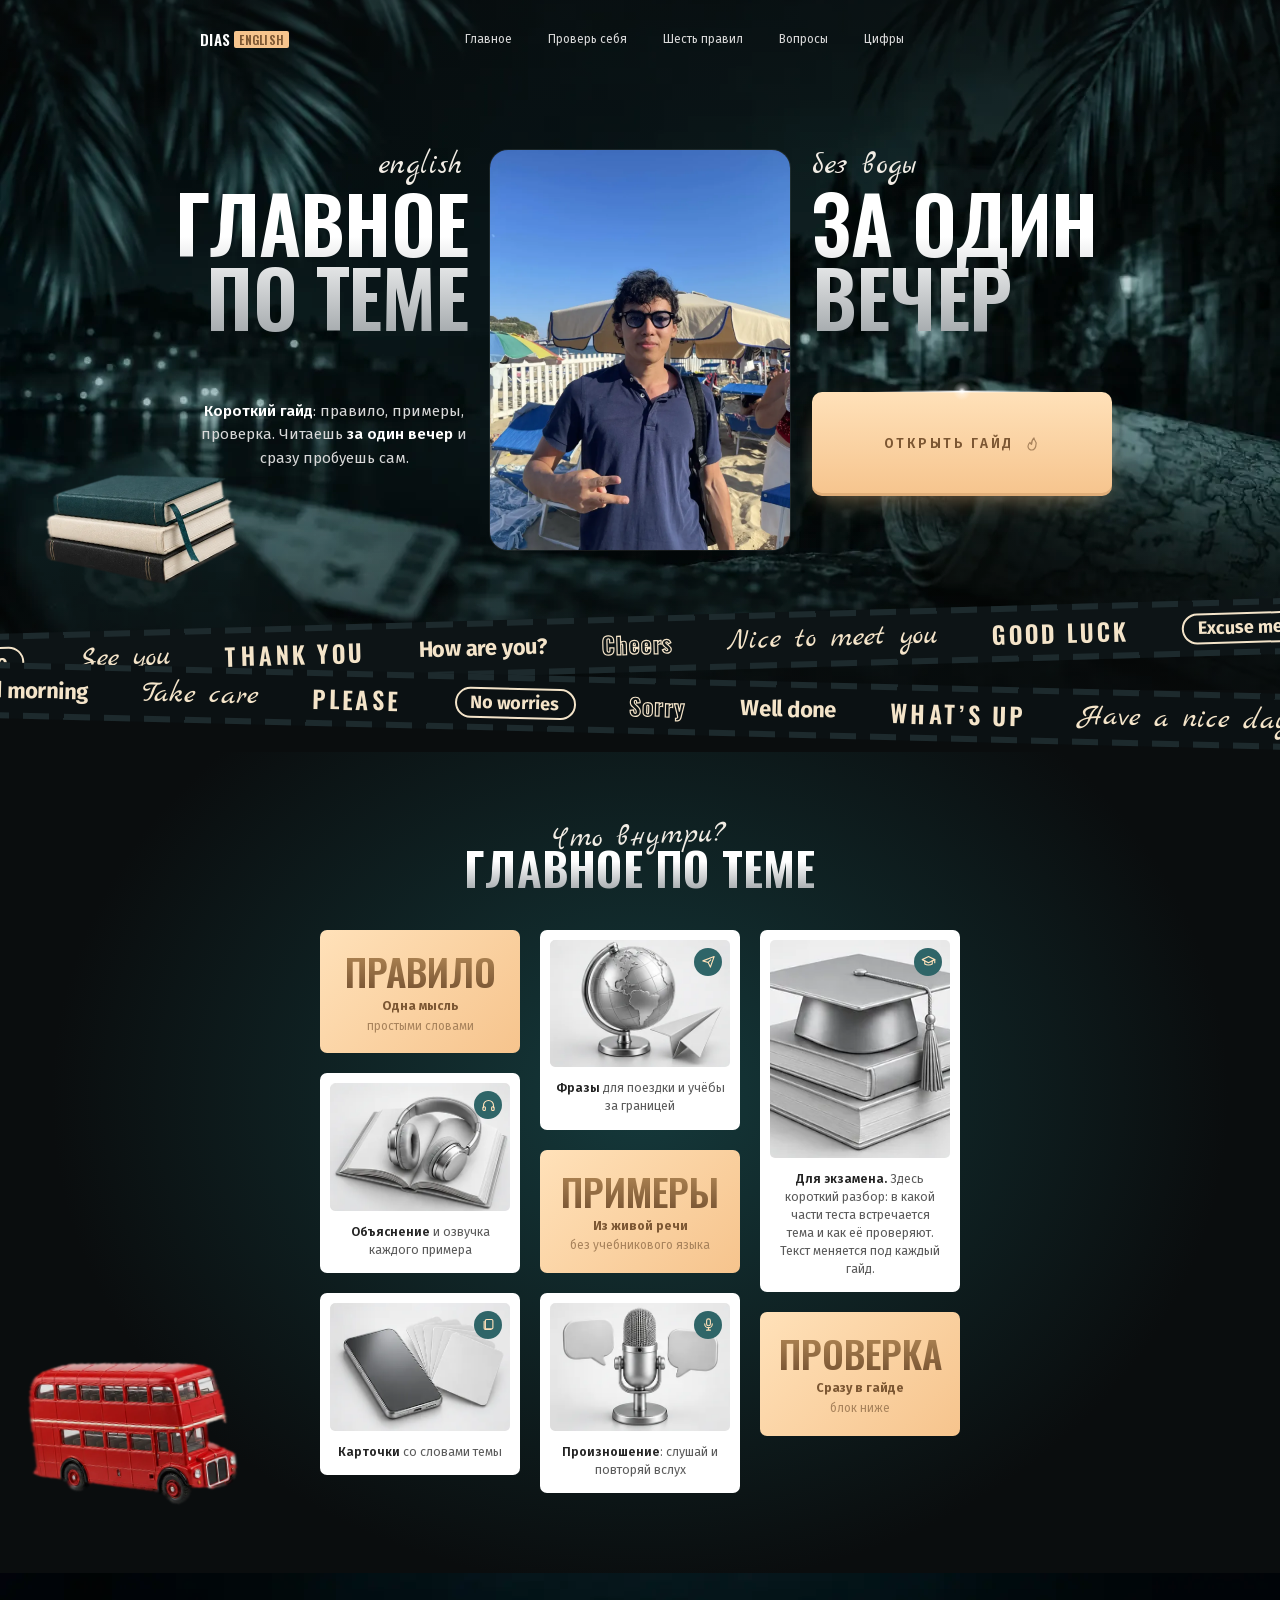
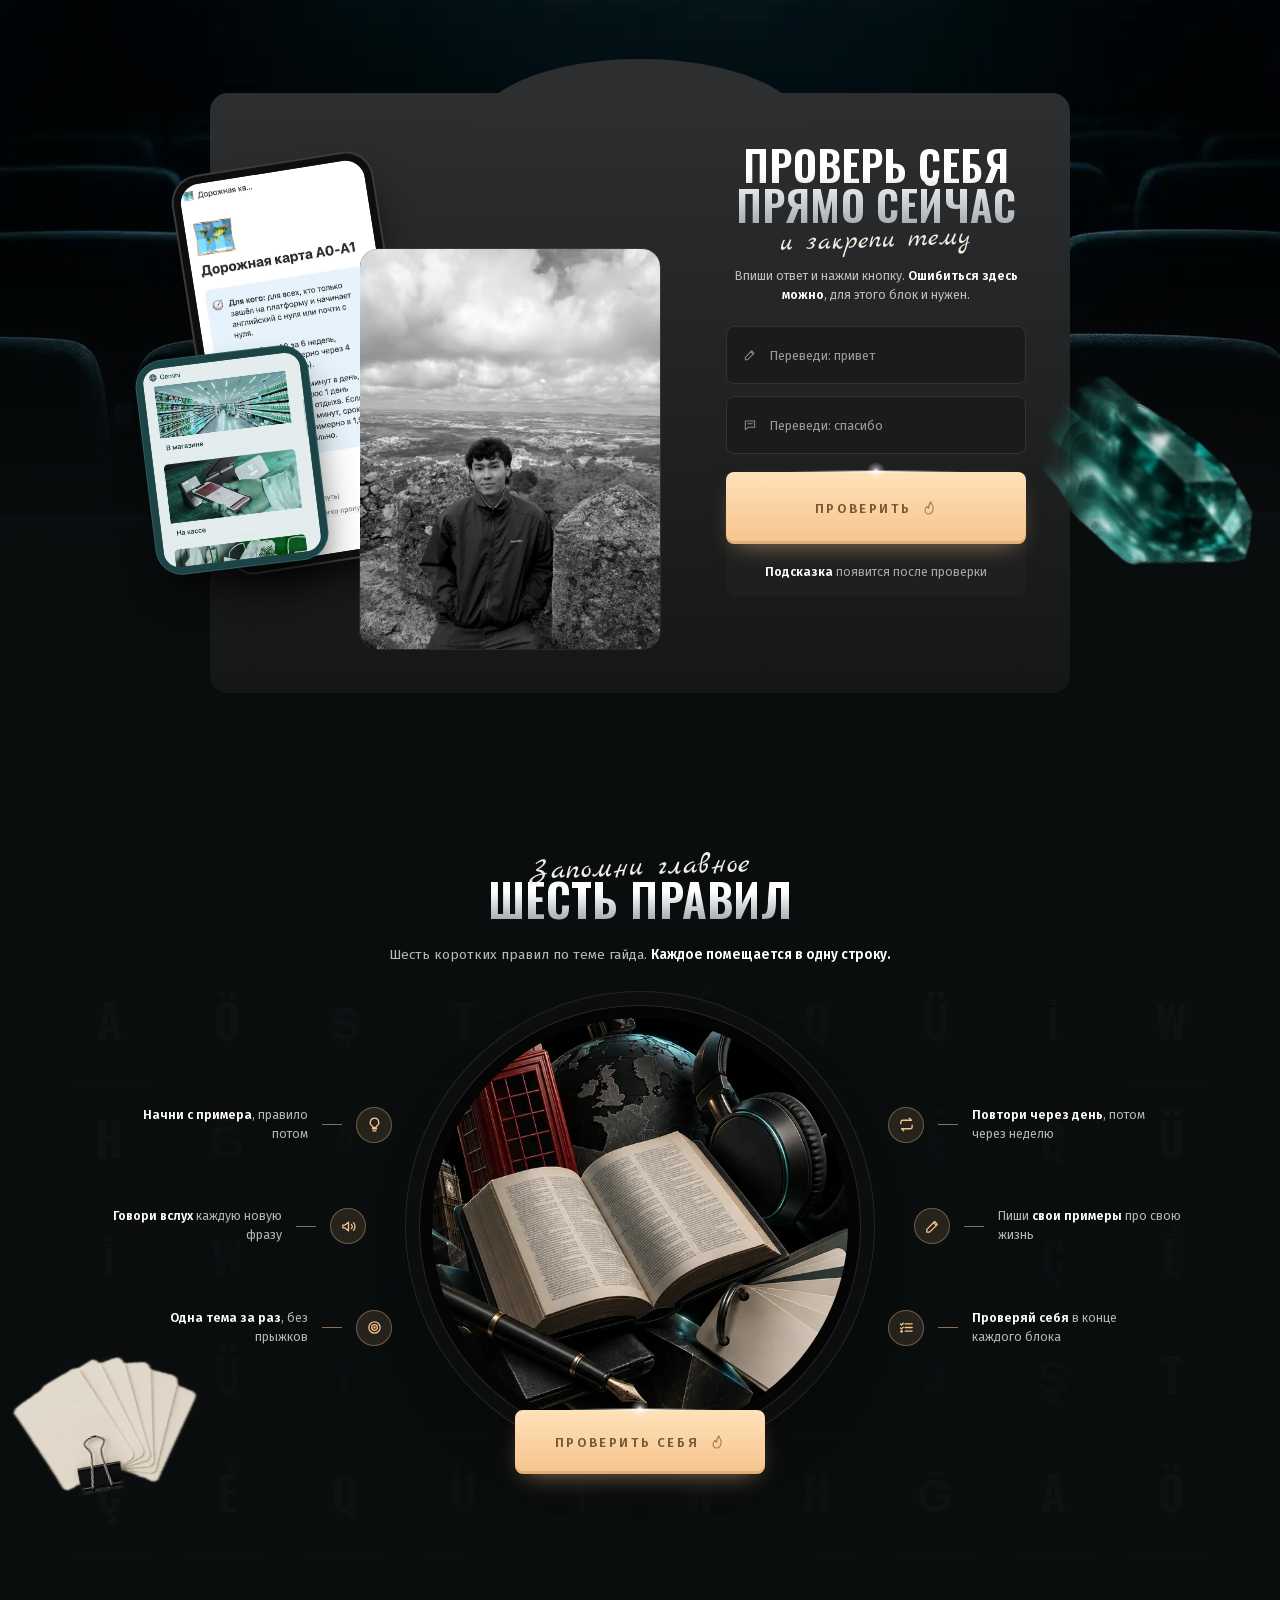
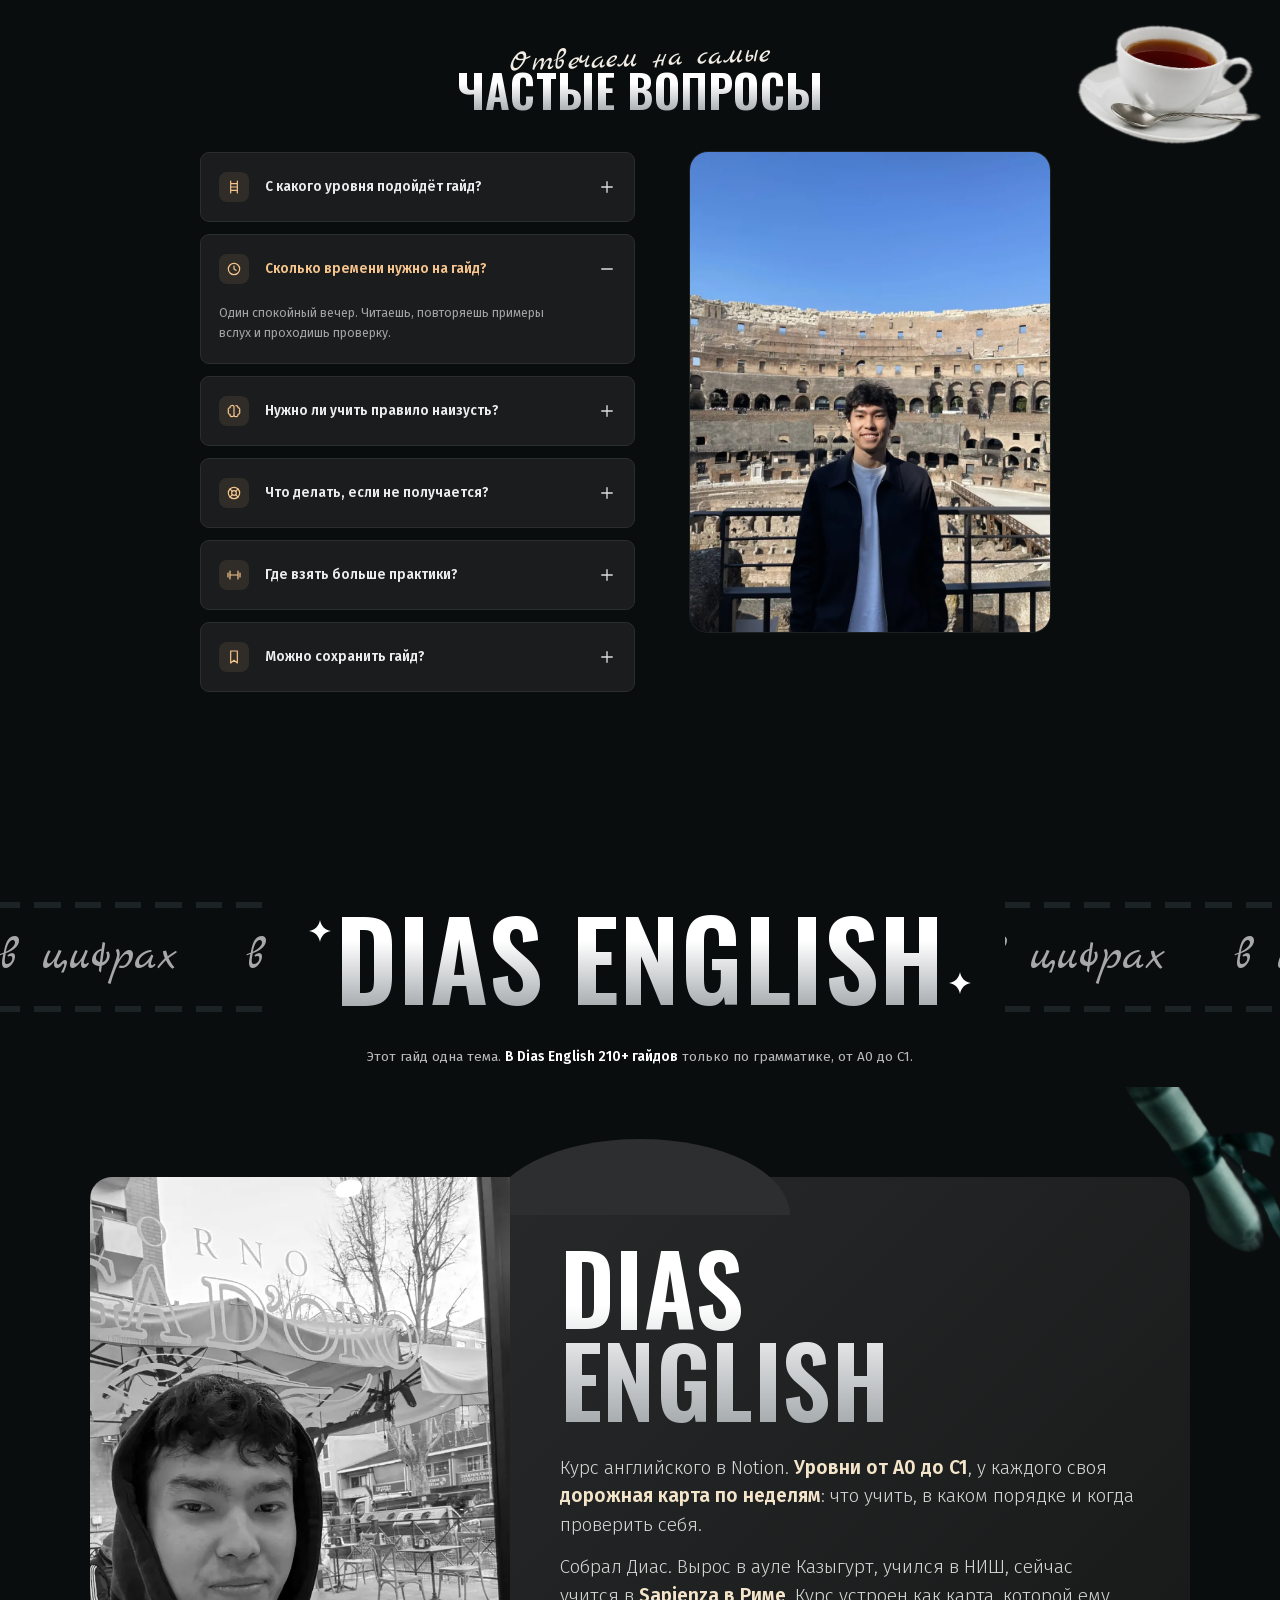
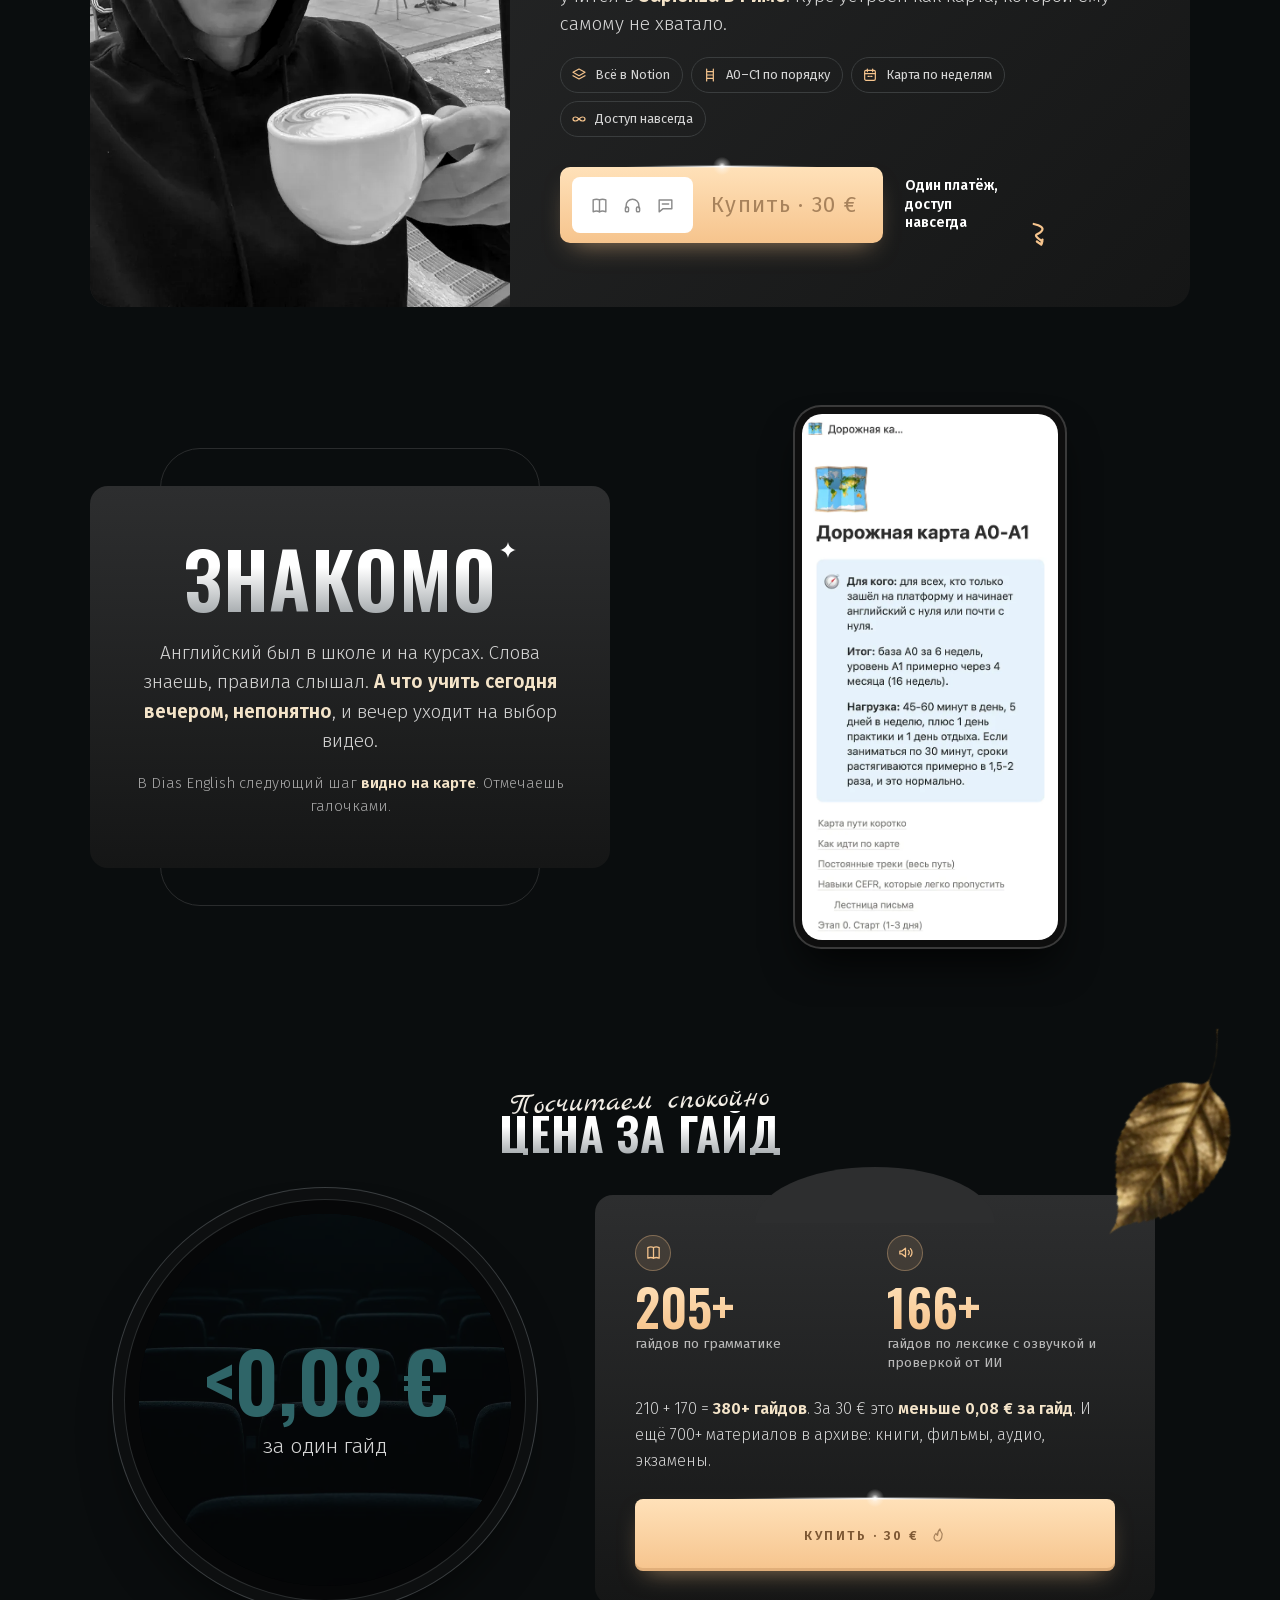
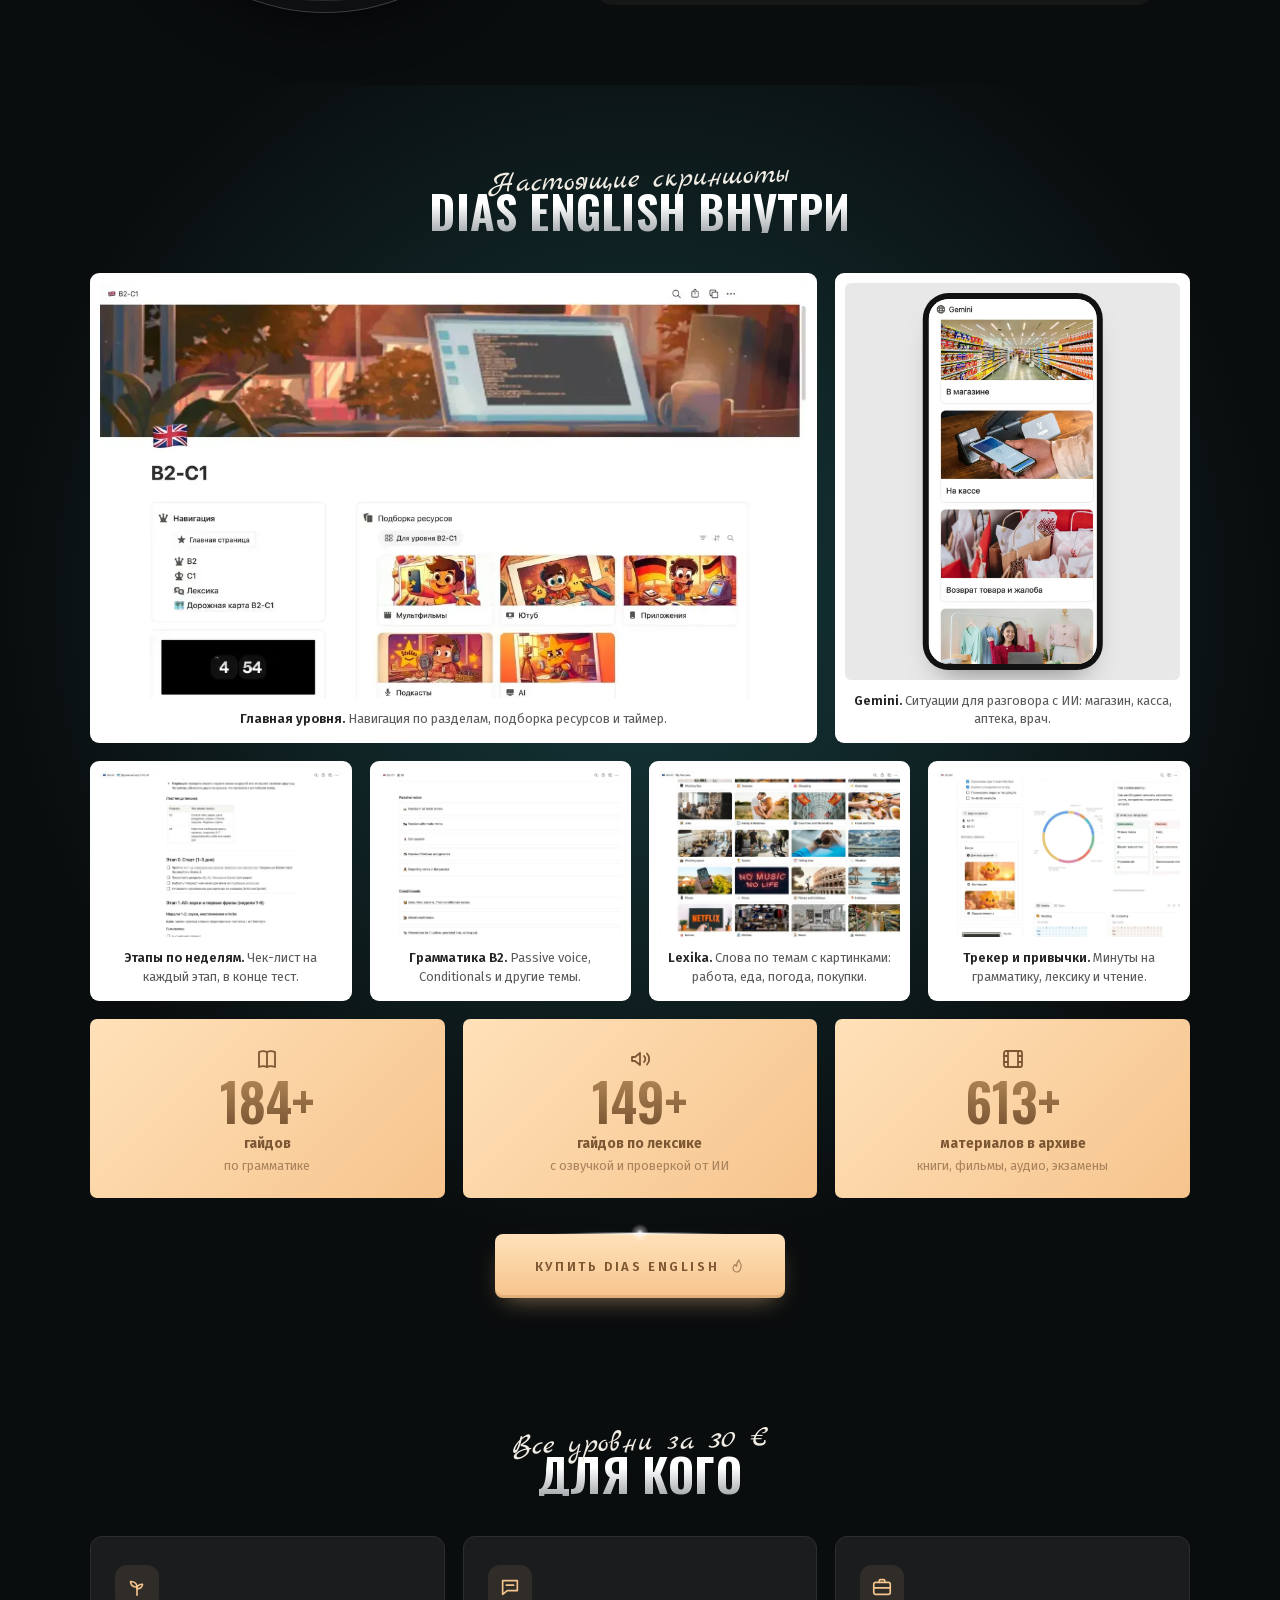
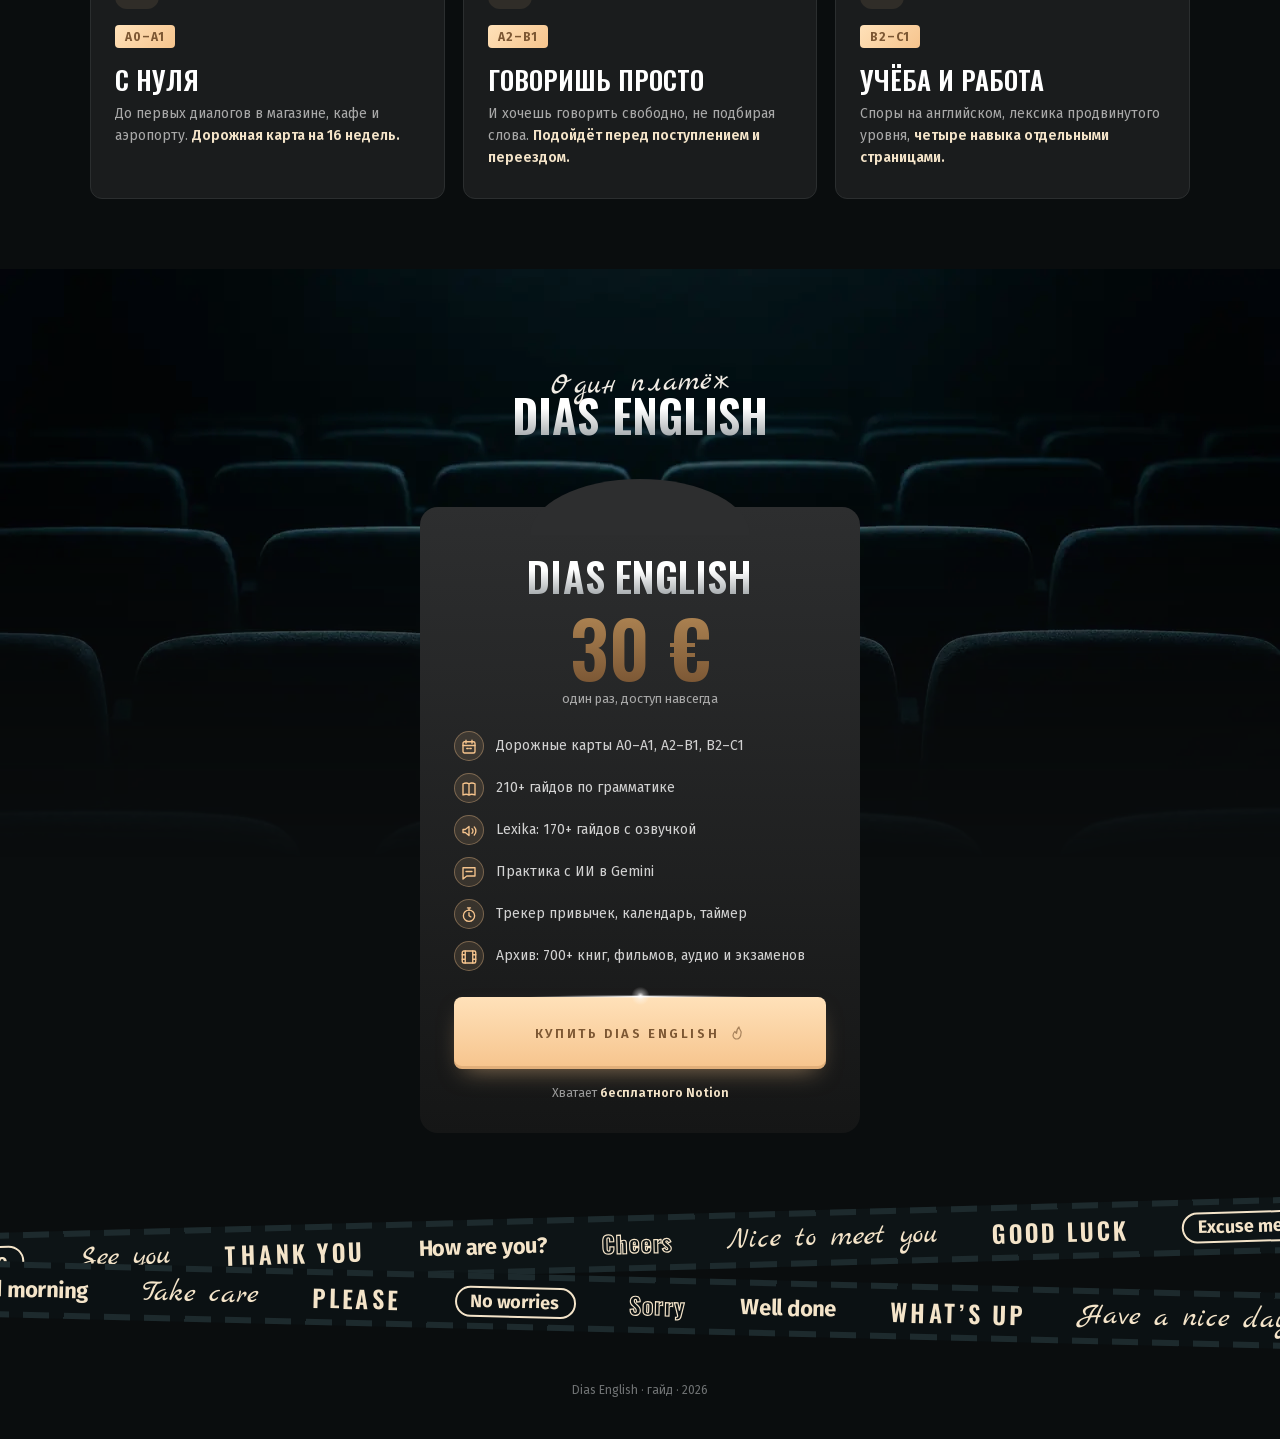
<file: lesson/index.html>
<!doctype html>
<html lang="ru">
<head>
<meta charset="utf-8">
<meta name="viewport" content="width=device-width, initial-scale=1">
<title>Гайд Alterna</title>
<meta http-equiv="refresh" content="0; url=../en/">
<link rel="canonical" href="../en/">
<script>location.replace('../en/' + location.hash);</script>
<style>body{margin:0;background:#0a0d0e;color:#d4d4d4;font:15px/1.5 system-ui,sans-serif;display:grid;place-items:center;min-height:100vh}a{color:#f6c48d}</style>
</head>
<body><p>Открываем гайд: <a href="../en/">../en/</a></p></body>
</html>
</file>
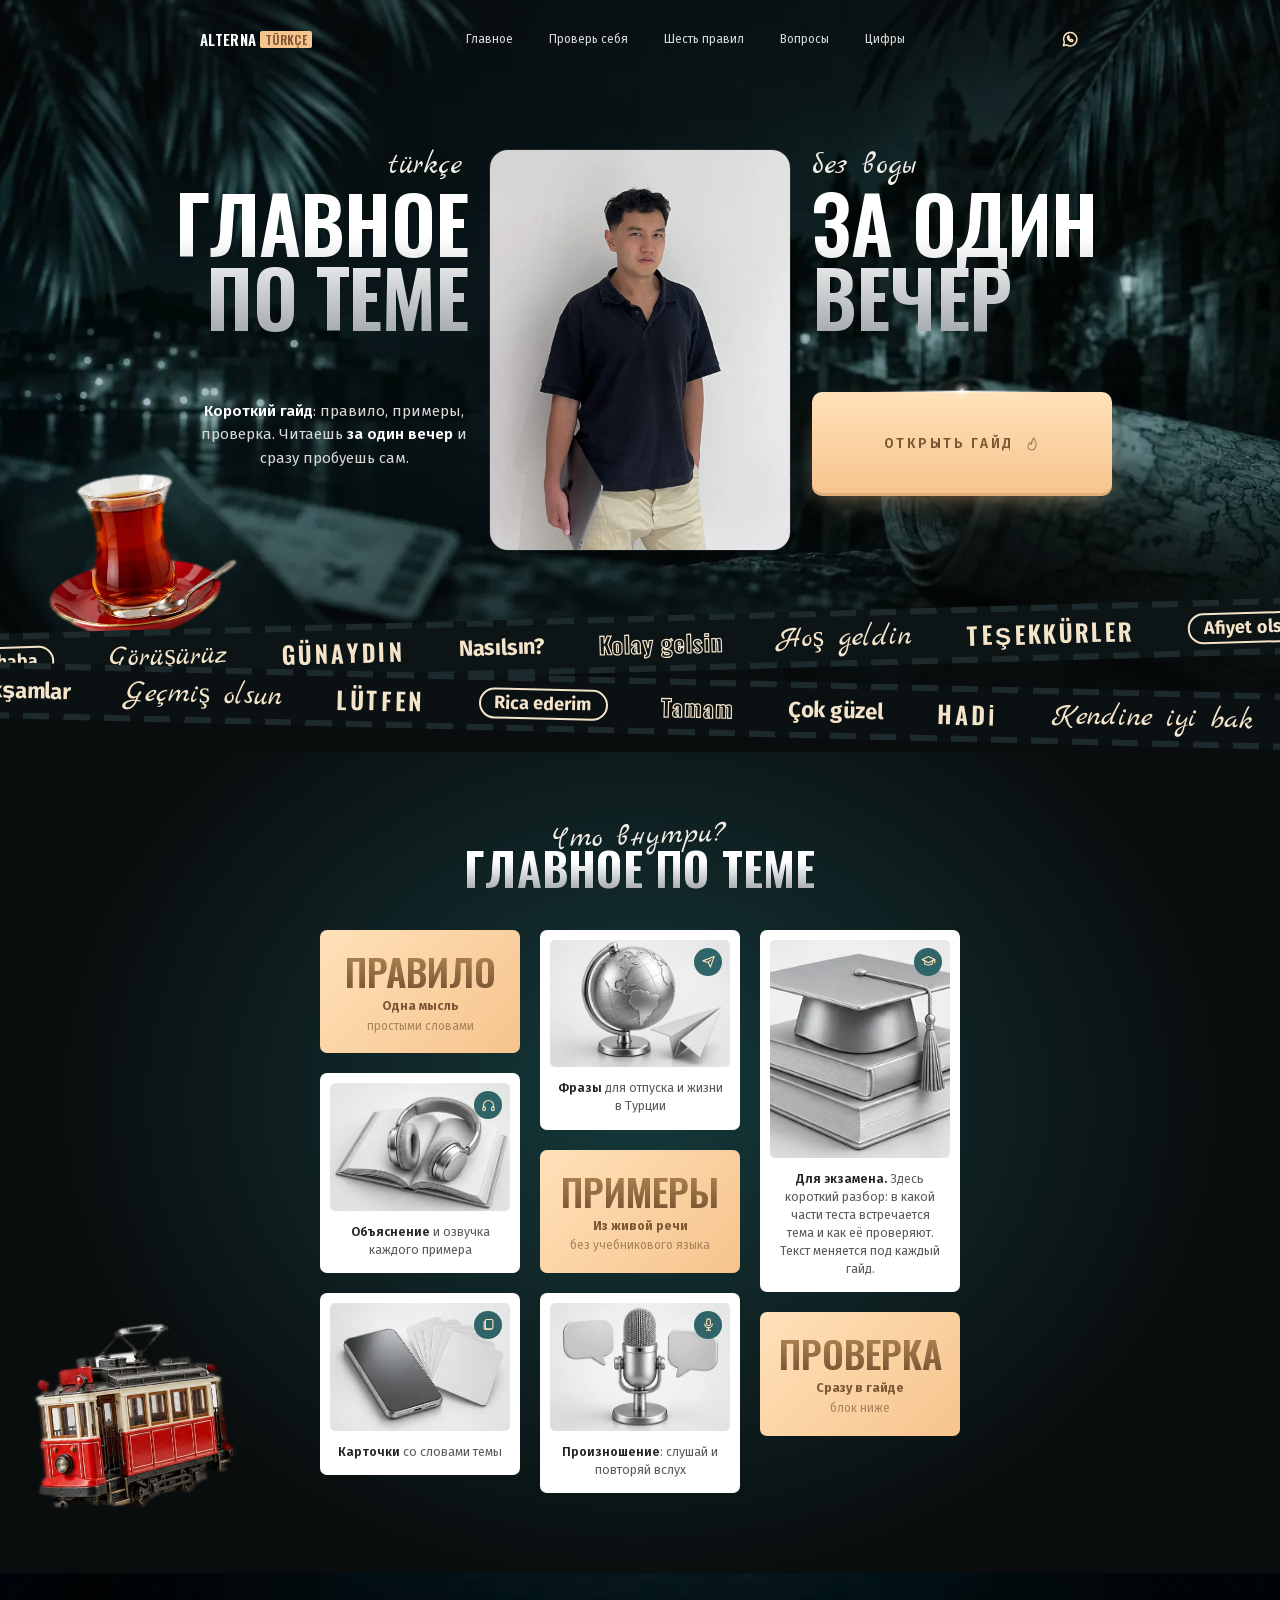
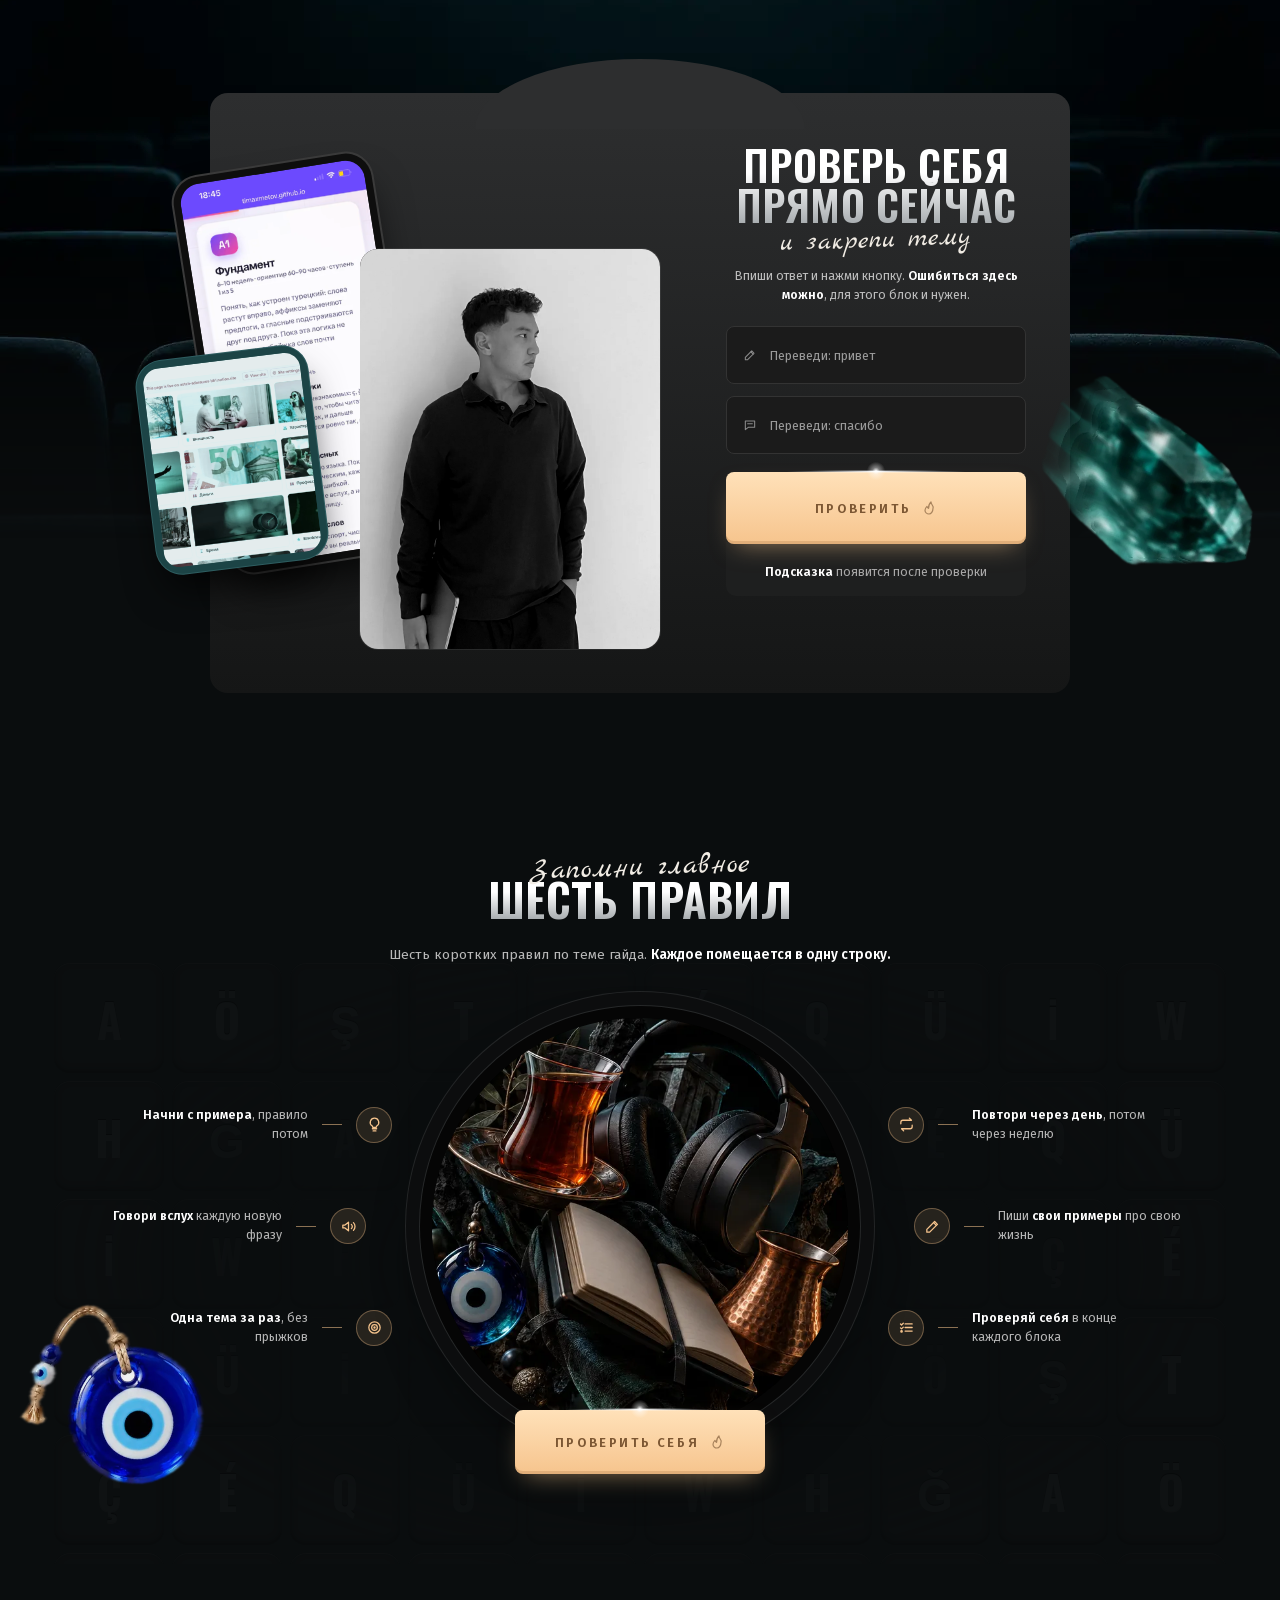
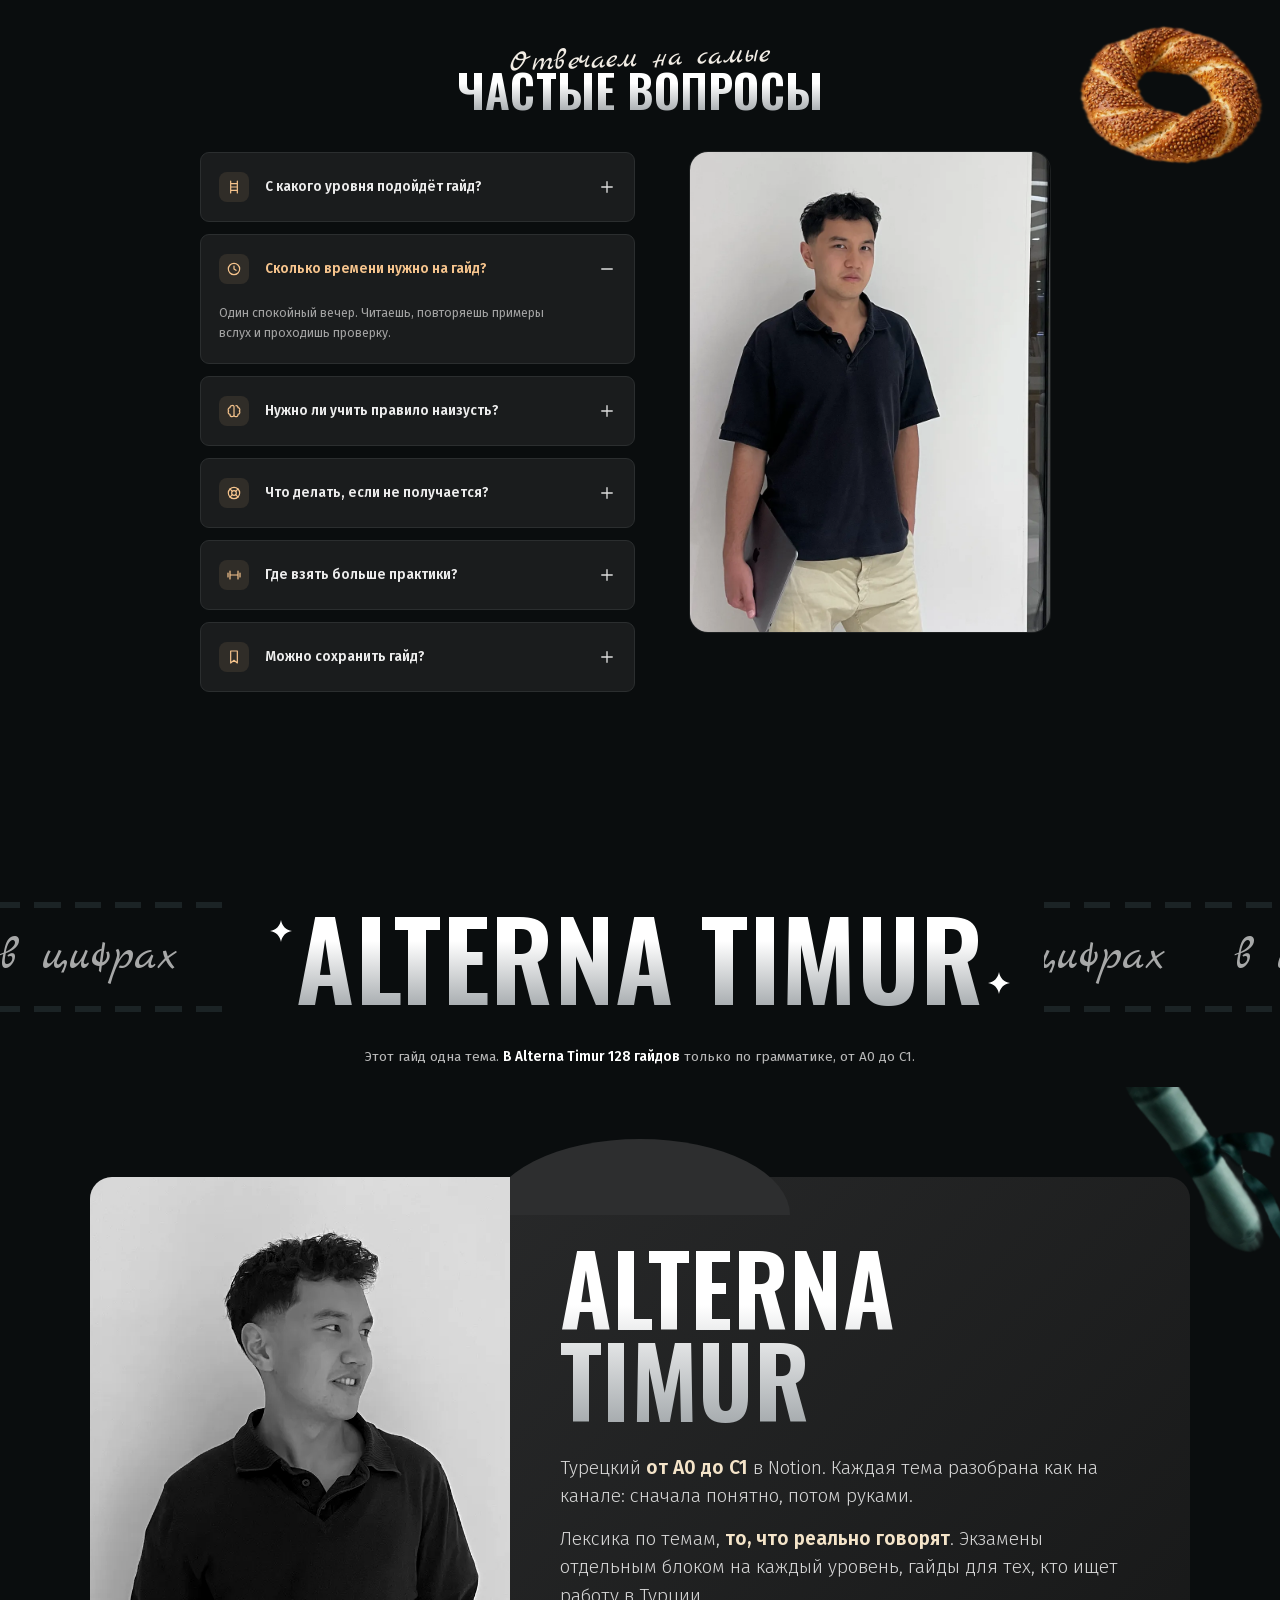
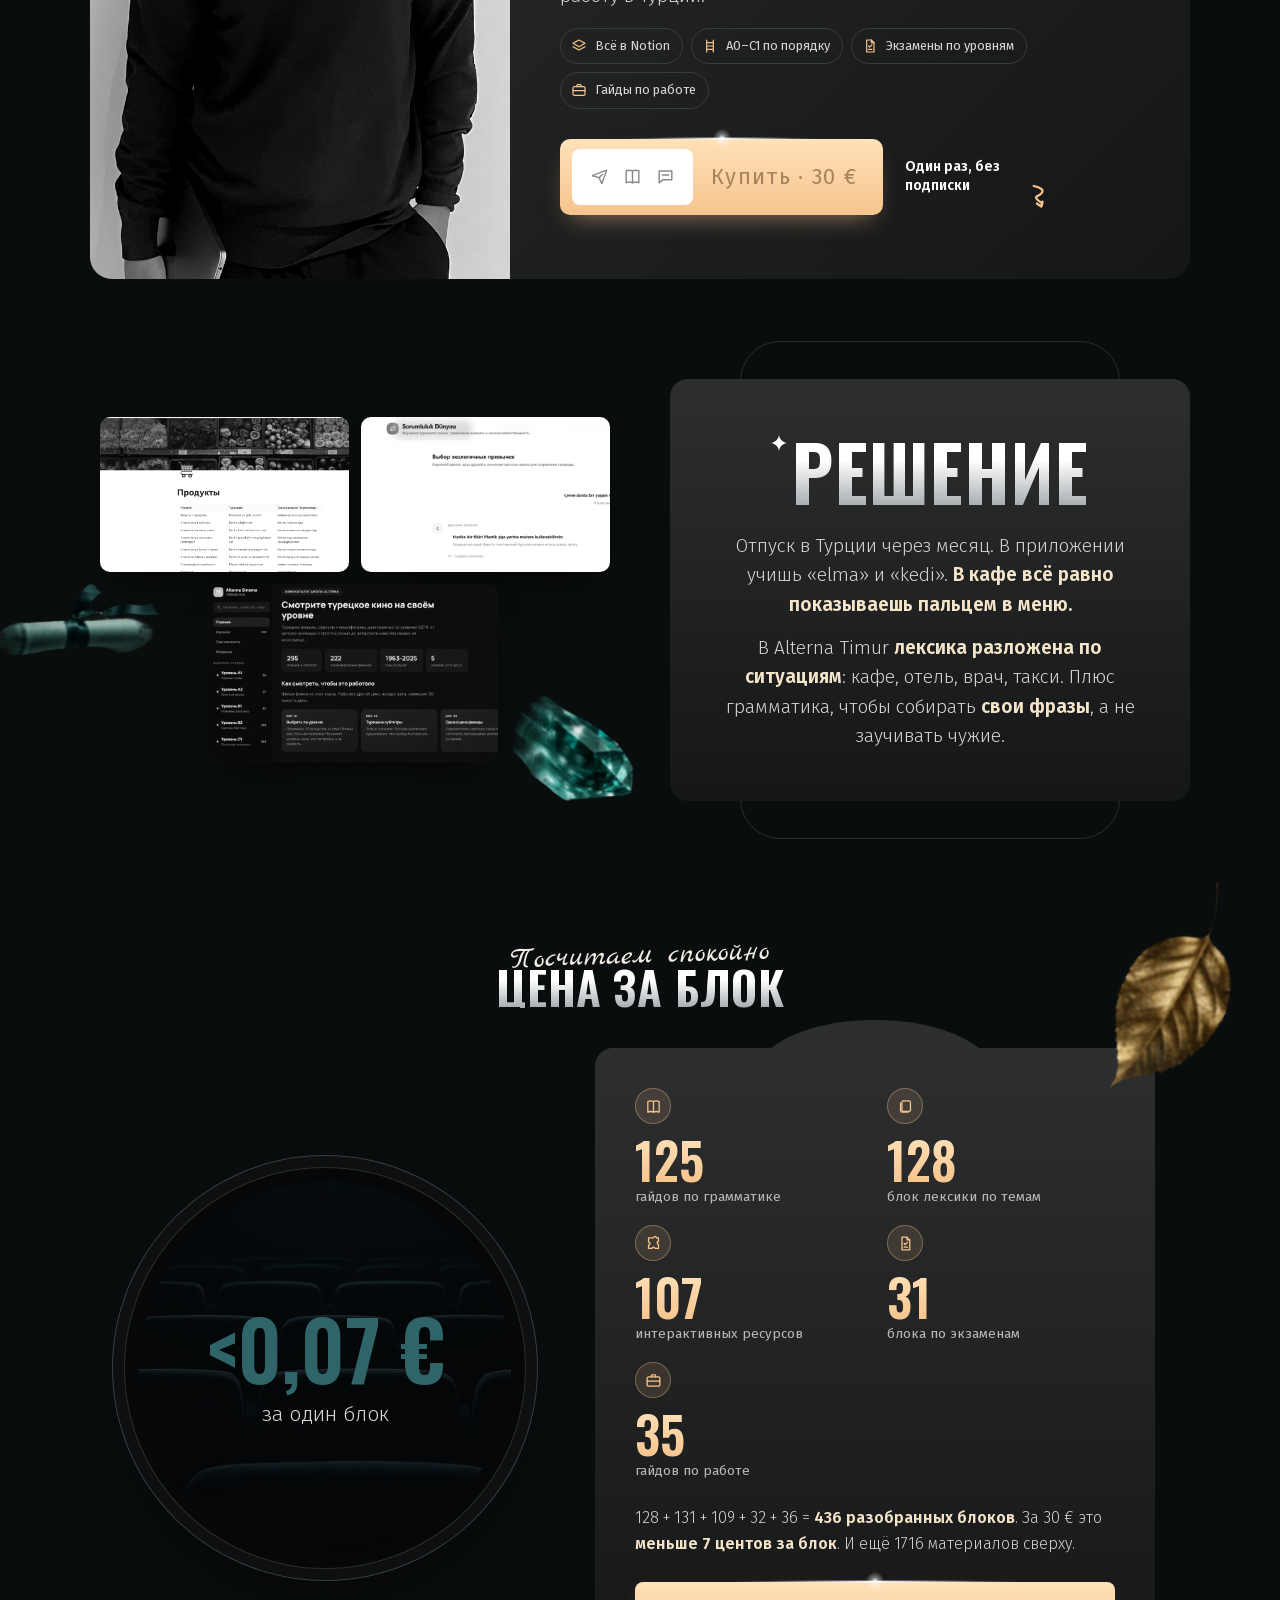
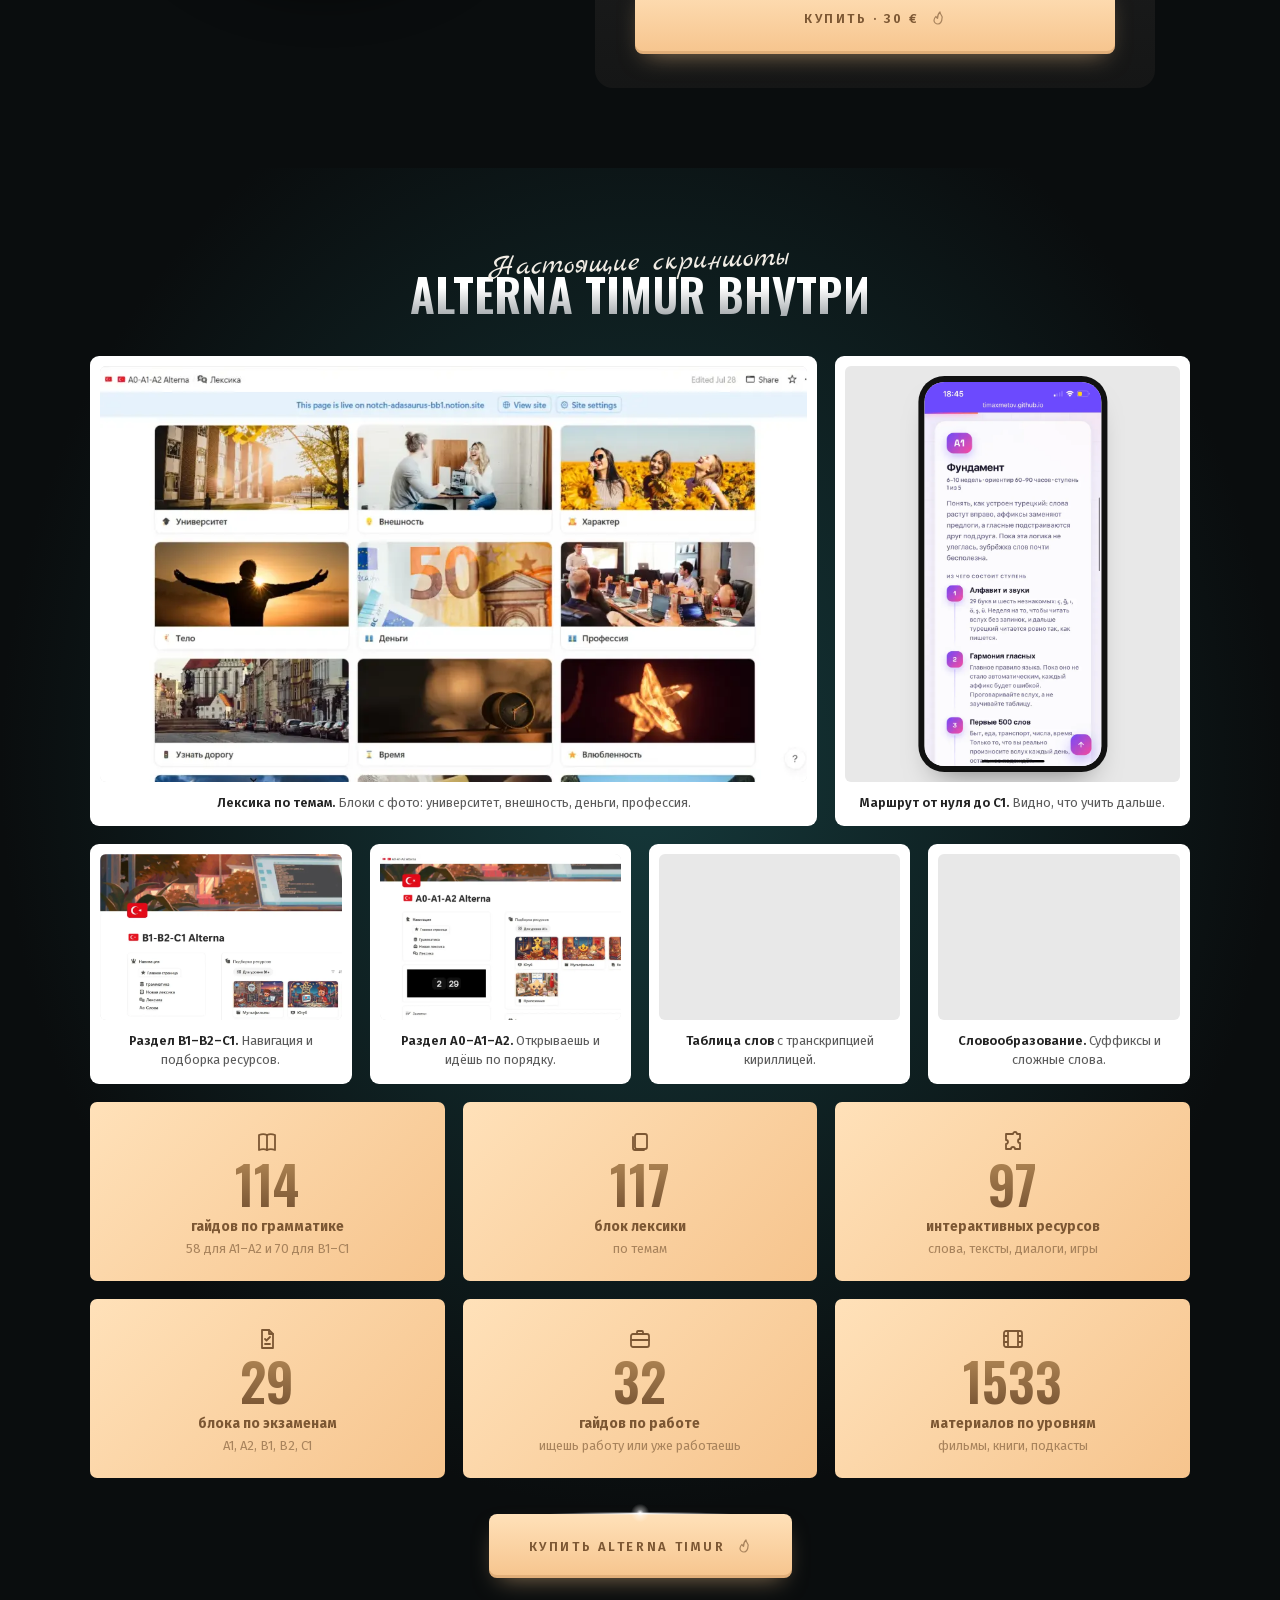
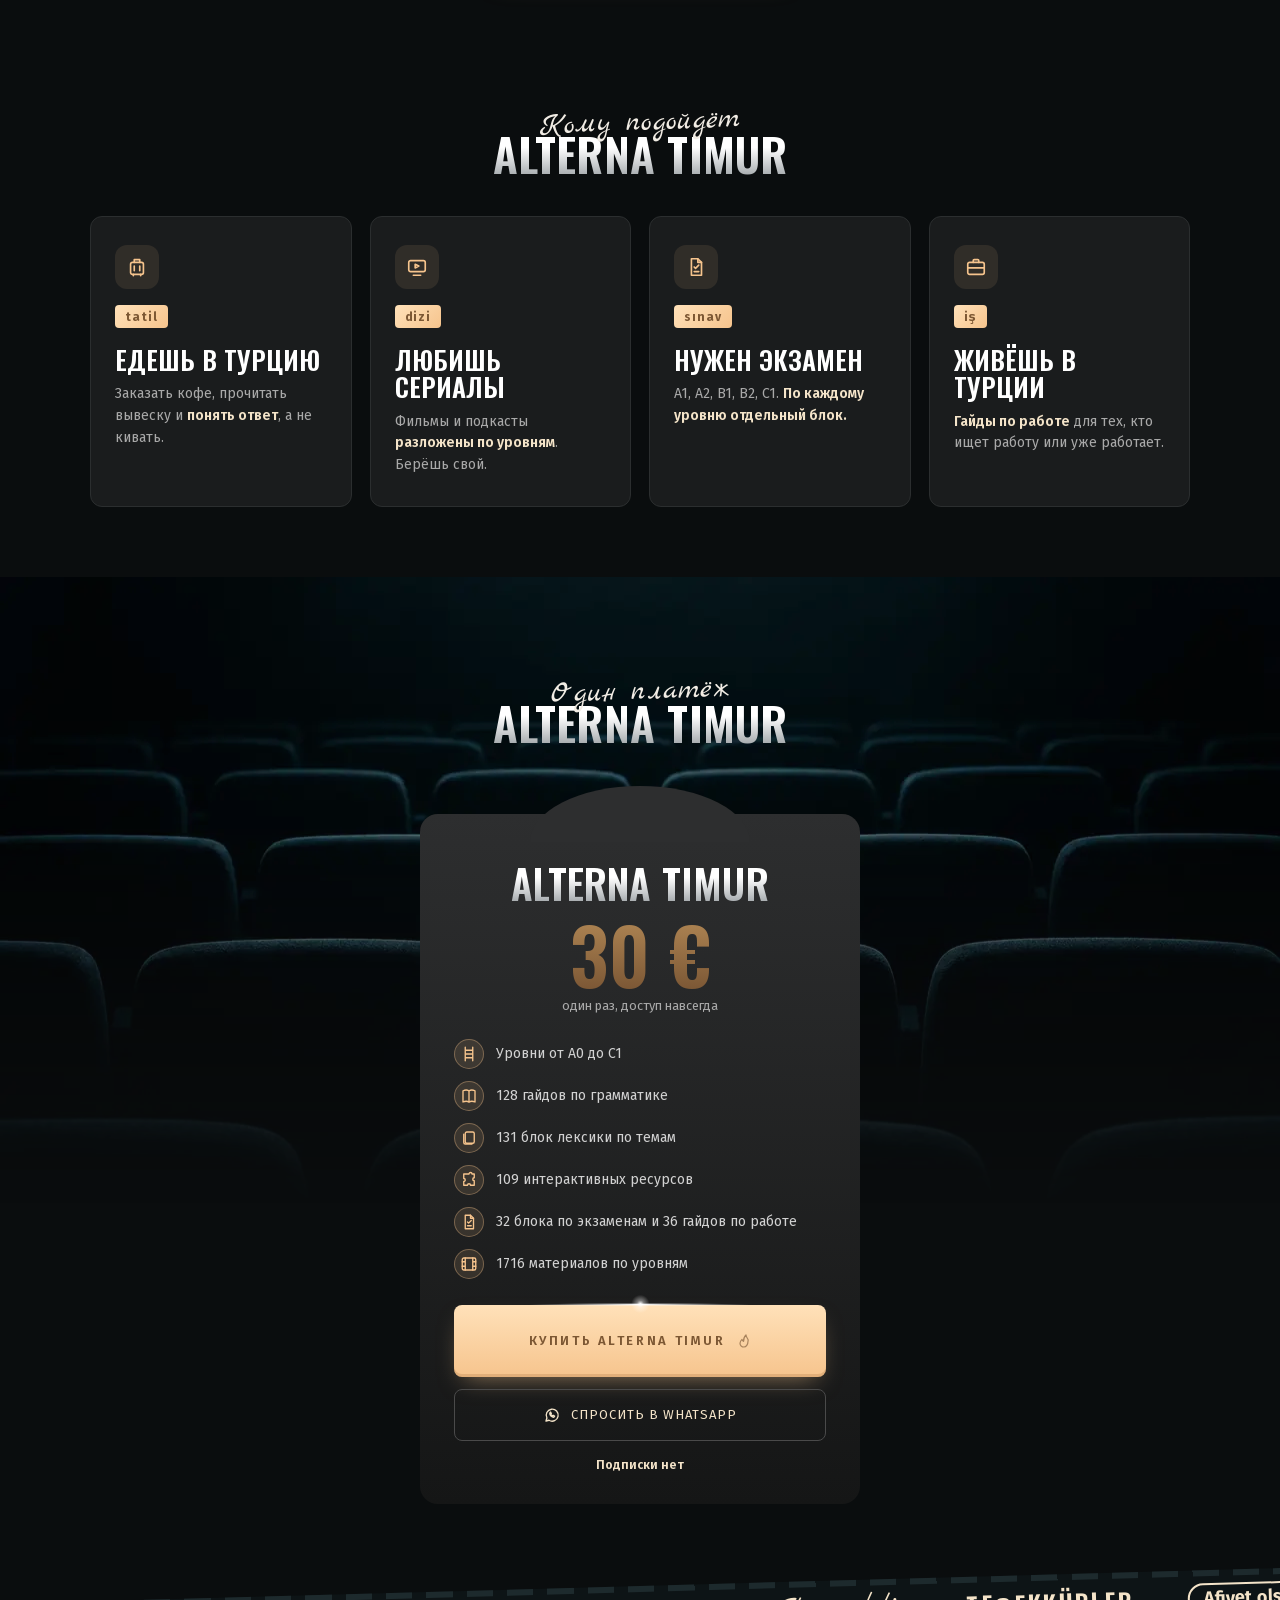
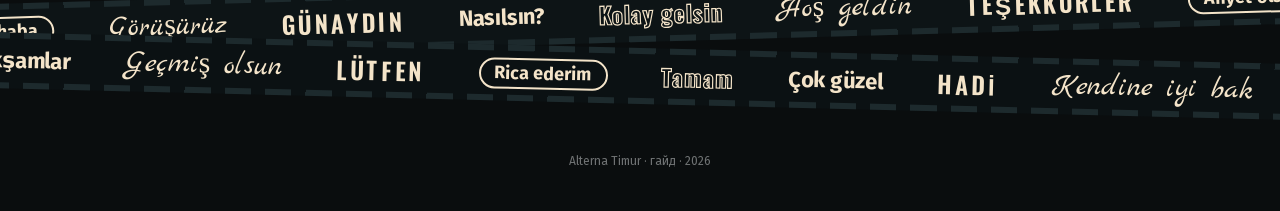
<file: tr/index.html>
<!doctype html>
<html lang="ru">
<head>
<meta charset="utf-8">
<meta name="viewport" content="width=device-width, initial-scale=1">
<title>Гайд по турецкому: тема в одном месте</title>
<meta name="description" content="Короткий гайд по турецкому: правило, примеры, проверка.">
<meta property="og:title" content="Гайд по турецкому: тема в одном месте">
<meta property="og:image" content="../media/hero-bg.webp">
<meta name="theme-color" content="#0a0d0e">
<link rel="icon" href="../favicon.svg" type="image/svg+xml">
<link rel="preload" href="../assets/fonts/Oswald-600-cyrillic.woff2" as="font" type="font/woff2" crossorigin>
<link rel="preload" href="../media/p-timur-hero.webp" as="image">
<link rel="stylesheet" href="../assets/fonts.css">
<link rel="stylesheet" href="../style.css">
<script>window.SITE={"lang":"ru","title":"Гайд по турецкому: тема в одном месте","description":"Короткий гайд по турецкому: правило, примеры, проверка.","brand":{"name":"Alterna","badge":"türkçe"},"links":{"buy":"https://app.lava.top/products/2cdbb9f8-e65b-443e-8d2c-4fea4c121e41","whatsapp":"https://wa.me/message/RCHLEOGGLZ5OC1"},"nav":[{"label":"Главное","href":"#bento"},{"label":"Проверь себя","href":"#check"},{"label":"Шесть правил","href":"#rules"},{"label":"Вопросы","href":"#faq"},{"label":"Цифры","href":"#platform","only":"full"}],"social":[{"icon":"whatsapp","href":"https://wa.me/message/RCHLEOGGLZ5OC1","label":"WhatsApp Тимура"}],"marquee":{"rowA":[{"t":"Merhaba","s":"pill"},{"t":"Görüşürüz","s":"script"},{"t":"GÜNAYDIN","s":"cond"},{"t":"Nasılsın?","s":"bold"},{"t":"Kolay gelsin","s":"outline"},{"t":"Hoş geldin","s":"script"},{"t":"TEŞEKKÜRLER","s":"cond"},{"t":"Afiyet olsun","s":"pill"}],"rowB":[{"t":"İyi akşamlar","s":"bold"},{"t":"Geçmiş olsun","s":"script"},{"t":"LÜTFEN","s":"cond"},{"t":"Rica ederim","s":"pill"},{"t":"Tamam","s":"outline"},{"t":"Çok güzel","s":"bold"},{"t":"HADİ","s":"cond"},{"t":"Kendine iyi bak","s":"script"}]},"blocks":[{"type":"hero","id":"top","bg":"media/hero-bg.webp","person":{"src":"media/p-timur-hero.webp","w":900,"h":1200,"pos":"50% 30%","alt":"Тимур в тёмном поло у белой стены"},"left":{"script":"türkçe","title":["Главное","по теме"]},"right":{"script":"без воды","title":["за один","вечер"]},"text":"**Короткий гайд**: правило, примеры, проверка. Читаешь **за один вечер** и сразу пробуешь сам.","cta":{"label":"Открыть гайд","href":"#bento"},"object":{"src":"media/tr-tea.webp","w":389,"h":334,"alt":"Турецкий чай в стакане-тюльпане"}},{"type":"marquee"},{"type":"bento","id":"bento","script":"Что внутри?","title":"Главное по теме","columns":[[{"kind":"accent","big":"Правило","text":"**Одна мысль**","small":"простыми словами"},{"kind":"image","img":"media/adv-book.webp","icon":"headphones","text":"**Объяснение** и озвучка каждого примера"},{"kind":"image","img":"media/adv-phone.webp","icon":"cards","text":"**Карточки** со словами темы"}],[{"kind":"image","img":"media/adv-globe.webp","icon":"plane","text":"**Фразы** для отпуска и жизни в Турции"},{"kind":"accent","big":"Примеры","text":"**Из живой речи**","small":"без учебникового языка"},{"kind":"image","img":"media/adv-mic.webp","icon":"mic","text":"**Произношение**: слушай и повторяй вслух"}],[{"kind":"image","tall":true,"img":"media/adv-cap.webp","icon":"cap","text":"**Для экзамена.** Здесь короткий разбор: в какой части теста встречается тема и как её проверяют. Текст меняется под каждый гайд."},{"kind":"accent","big":"Проверка","text":"**Сразу в гайде**","small":"блок ниже"}]]},{"type":"check","id":"check","bg":"media/cinema.webp","person":{"src":"media/p-timur-form.webp","w":900,"h":1200,"pos":"50% 30%","alt":"Тимур в тёмно-зелёной рубашке у белой стены"},"phones":[{"src":"media/timur-m-route.webp","alt":"Маршрут от нуля до C1 на телефоне"},{"src":"media/timur-n-leksika.webp","alt":"Блоки лексики с фото"}],"title":["Проверь себя","прямо сейчас"],"script":"и закрепи тему","text":"Впиши ответ и нажми кнопку. **Ошибиться здесь можно**, для этого блок и нужен.","fields":[{"icon":"pen","label":"Переведи: привет","answers":["merhaba","selam"]},{"icon":"chat","label":"Переведи: спасибо","answers":["teşekkürler","teşekkür ederim","tesekkurler","sağ ol","sag ol"]}],"button":"Проверить","note":"**Подсказка** появится после проверки","results":{"all":"**Всё верно.** Тема держится.","some":"**Почти.** Верные варианты: ","none":"**Пока мимо.** Верные варианты: "}},{"type":"rules","id":"rules","script":"Запомни главное","title":"Шесть правил","text":"Шесть коротких правил по теме гайда. **Каждое помещается в одну строку.**","img":{"src":"media/ring-tr.webp","alt":"Тёмные 3D-предметы: турецкий чай, назар, блокнот, наушники, джезва"},"left":["**Начни с примера**, правило потом","**Говори вслух** каждую новую фразу","**Одна тема за раз**, без прыжков"],"right":["**Повтори через день**, потом через неделю","Пиши **свои примеры** про свою жизнь","**Проверяй себя** в конце каждого блока"],"cta":{"label":"Проверить себя","href":"#check"},"icons":["bulb","voice","target","repeat","pen","list"]},{"type":"faq","id":"faq","script":"Отвечаем на самые","title":"Частые вопросы","person":{"src":"media/p-timur-faq.webp","w":900,"h":1200,"pos":"50% 30%","alt":"Тимур в тёмном поло с ноутбуком у белой стены"},"items":[{"q":"С какого уровня подойдёт гайд?","a":"Гайд написан так, чтобы его понял человек без опыта в теме. Если тема уже знакома, листай сразу к блоку «Проверь себя».","icon":"ladder"},{"q":"Сколько времени нужно на гайд?","a":"Один спокойный вечер. Читаешь, повторяешь примеры вслух и проходишь проверку.","icon":"clock"},{"q":"Нужно ли учить правило наизусть?","a":"Нет. Запоминаются примеры. Правило помогает понять, почему пример устроен именно так.","icon":"brain"},{"q":"Что делать, если не получается?","a":"Вернись к примерам и прочитай их вслух ещё раз. Потом снова пройди проверку.","icon":"buoy"},{"q":"Где взять больше практики?","a":"Придумай пять своих примеров про свою жизнь и проговори их. Это самая полезная практика после гайда.","icon":"dumbbell"},{"q":"Можно сохранить гайд?","a":"Да. Добавь страницу в закладки или сделай скриншот блока «Шесть правил».","icon":"bookmark"}]},{"type":"band","id":"platform","only":"full","script":"в цифрах","title":"Alterna Timur","text":"Этот гайд одна тема. **В Alterna Timur 128 гайдов** только по грамматике, от A0 до C1."},{"type":"author","only":"full","photo":{"src":"media/p-timur-author.webp","w":900,"h":1200,"pos":"50% 30%","alt":"Тимур в тёмно-зелёной рубашке у белой стены"},"title":["Alterna","Timur"],"paras":["Турецкий **от A0 до C1** в Notion. Каждая тема разобрана как на канале: сначала понятно, потом руками.","Лексика по темам, **то, что реально говорят**. Экзамены отдельным блоком на каждый уровень, гайды для тех, кто ищет работу в Турции."],"button":{"label":"Купить · 30 €","link":"buy","icons":["plane","book","chat"]},"side":"Один раз, без подписки","chips":[{"icon":"layers","text":"Всё в Notion"},{"icon":"ladder","text":"A0–C1 по порядку"},{"icon":"exam","text":"Экзамены по уровням"},{"icon":"briefcase","text":"Гайды по работе"}]},{"type":"solution","only":"full","label":"Решение","pain":"Отпуск в Турции через месяц. В приложении учишь «elma» и «kedi». **В кафе всё равно показываешь пальцем в меню.**","text":"В Alterna Timur **лексика разложена по ситуациям**: кафе, отель, врач, такси. Плюс грамматика, чтобы собирать **свои фразы**, а не заучивать чужие.","shots":[{"src":"media/timur-n-produkty.webp","alt":"Таблица слов с транскрипцией"},{"src":"media/timur-n4-dialog.webp","alt":"Диалог с озвучкой каждой реплики"},{"src":"media/timur-n7-sinema.webp","alt":"Кинокаталог по уровням"}]},{"type":"calc","only":"full","script":"Посчитаем спокойно","title":"Цена за блок","counters":[{"n":128,"suf":"","text":"гайдов по грамматике","icon":"book"},{"n":131,"suf":"","text":"блок лексики по темам","icon":"cards"},{"n":109,"suf":"","text":"интерактивных ресурсов","icon":"puzzle"},{"n":32,"suf":"","text":"блока по экзаменам","icon":"exam"},{"n":36,"suf":"","text":"гайдов по работе","icon":"briefcase"}],"formula":"128 + 131 + 109 + 32 + 36 = **436 разобранных блоков**. За 30 € это **меньше 7 центов за блок**. И ещё 1716 материалов сверху.","circle":{"big":"<0,07 €","text":"за один блок"},"cta":{"label":"Купить · 30 €","link":"buy"}},{"type":"shots","only":"full","script":"Настоящие скриншоты","title":"Alterna Timur внутри","items":[{"src":"media/timur-n-leksika.webp","w":1100,"h":644,"cap":"**Лексика по темам.** Блоки с фото: университет, внешность, деньги, профессия.","big":true},{"src":"media/timur-m-route.webp","w":540,"h":1169,"cap":"**Маршрут от нуля до C1.** Видно, что учить дальше.","phone":true},{"src":"media/timur-n-b1c1.webp","w":1100,"h":560,"cap":"**Раздел B1–B2–C1.** Навигация и подборка ресурсов."},{"src":"media/timur-n-a0a2.webp","w":1100,"h":522,"cap":"**Раздел A0–A1–A2.** Открываешь и идёшь по порядку."},{"src":"media/timur-n-produkty.webp","w":1100,"h":563,"cap":"**Таблица слов** с транскрипцией кириллицей."},{"src":"media/timur-n-progress.webp","w":1100,"h":622,"cap":"**Словообразование.** Суффиксы и сложные слова."}],"stats":[{"big":"128","text":"**гайдов по грамматике**","small":"58 для A1–A2 и 70 для B1–C1","icon":"book"},{"big":"131","text":"**блок лексики**","small":"по темам","icon":"cards"},{"big":"109","text":"**интерактивных ресурсов**","small":"слова, тексты, диалоги, игры","icon":"puzzle"},{"big":"32","text":"**блока по экзаменам**","small":"A1, A2, B1, B2, C1","icon":"exam"},{"big":"36","text":"**гайдов по работе**","small":"ищешь работу или уже работаешь","icon":"briefcase"},{"big":"1716","text":"**материалов по уровням**","small":"фильмы, книги, подкасты","icon":"film"}],"cta":{"label":"Купить Alterna Timur","link":"buy"}},{"type":"levels","only":"full","script":"Кому подойдёт","title":"Alterna Timur","items":[{"tag":"tatil","title":"Едешь в Турцию","text":"Заказать кофе, прочитать вывеску и **понять ответ**, а не кивать.","icon":"suitcase"},{"tag":"dizi","title":"Любишь сериалы","text":"Фильмы и подкасты **разложены по уровням**. Берёшь свой.","icon":"tv"},{"tag":"sınav","title":"Нужен экзамен","text":"A1, A2, B1, B2, C1. **По каждому уровню отдельный блок.**","icon":"exam"},{"tag":"iş","title":"Живёшь в Турции","text":"**Гайды по работе** для тех, кто ищет работу или уже работает.","icon":"briefcase"}]},{"type":"price","only":"full","script":"Один платёж","title":"Alterna Timur","cards":[{"name":"Alterna Timur","price":"30 €","sub":"один раз, доступ навсегда","list":["Уровни от A0 до C1","128 гайдов по грамматике","131 блок лексики по темам","109 интерактивных ресурсов","32 блока по экзаменам и 36 гайдов по работе","1716 материалов по уровням"],"button":{"label":"Купить Alterna Timur","link":"buy"},"extra":{"label":"Спросить в WhatsApp","link":"whatsapp"},"note":"**Подписки нет**","icons":["ladder","book","cards","puzzle","exam","film"]}]},{"type":"marquee","footer":true}],"footer":"Alterna Timur · гайд · 2026","decor":{"bento":{"src":"media/tr-tram.webp","w":370,"h":336},"rules":{"src":"media/tr-nazar.webp","w":326,"h":336},"faq":{"src":"media/tr-simit.webp","w":420,"h":315}}};</script>
<script src="../app.js" defer></script>
</head>
<body data-page="full" data-base="../">
<div id="app"></div>
<noscript><p style="padding:40px;text-align:center">Включи JavaScript, чтобы открыть гайд.</p></noscript>
</body>
</html>
</file>
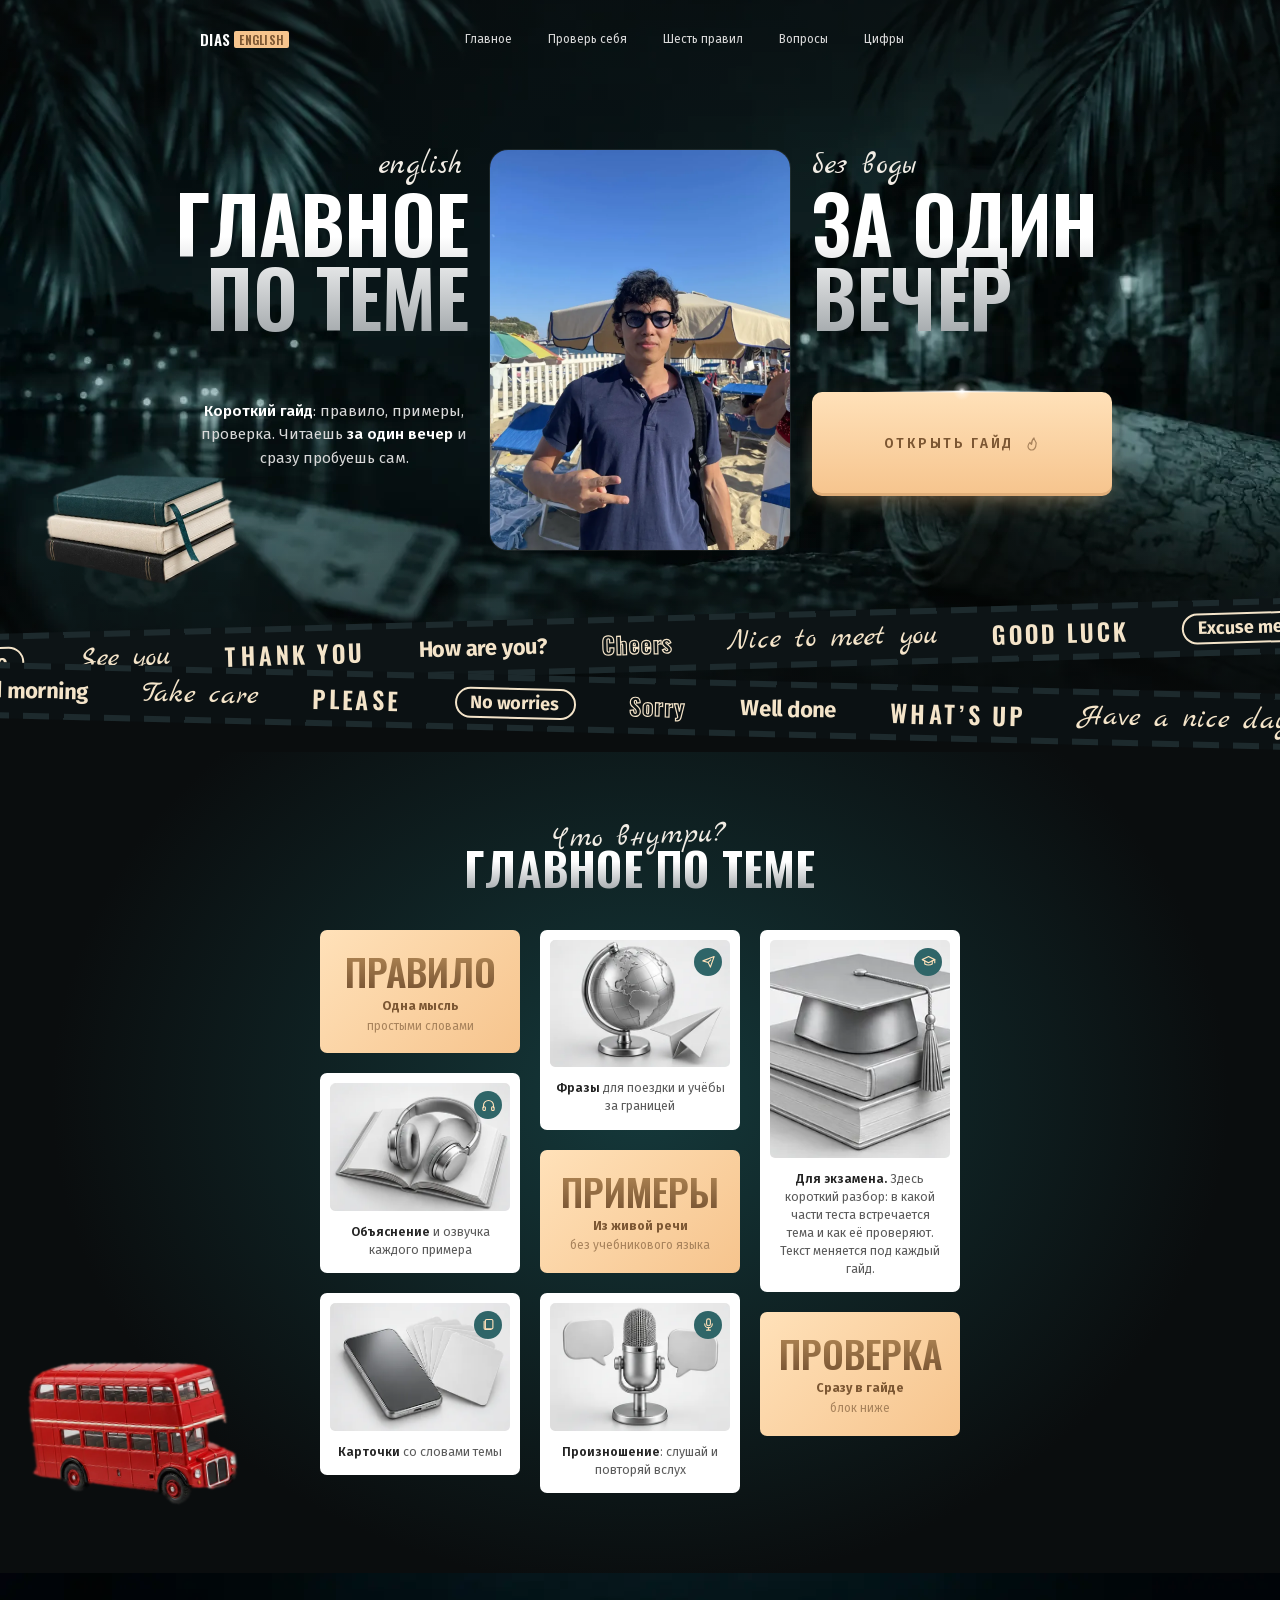
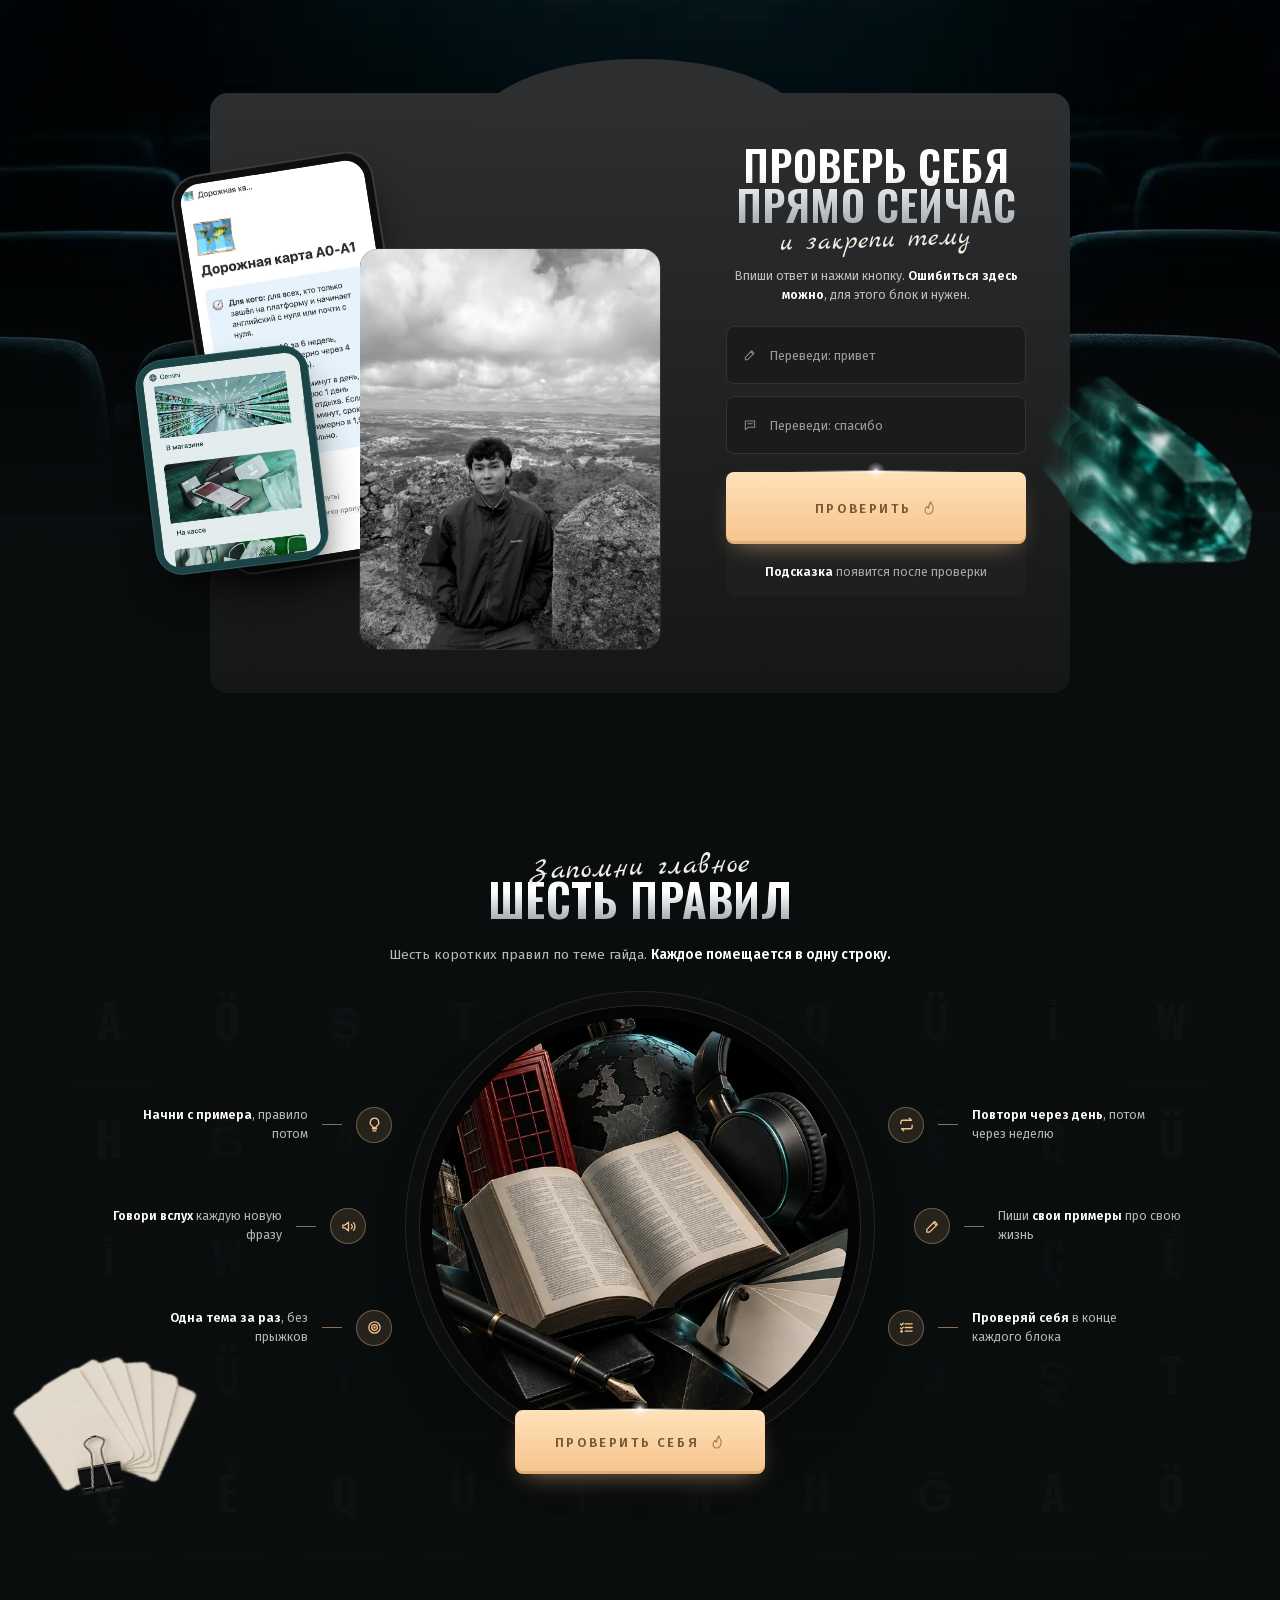
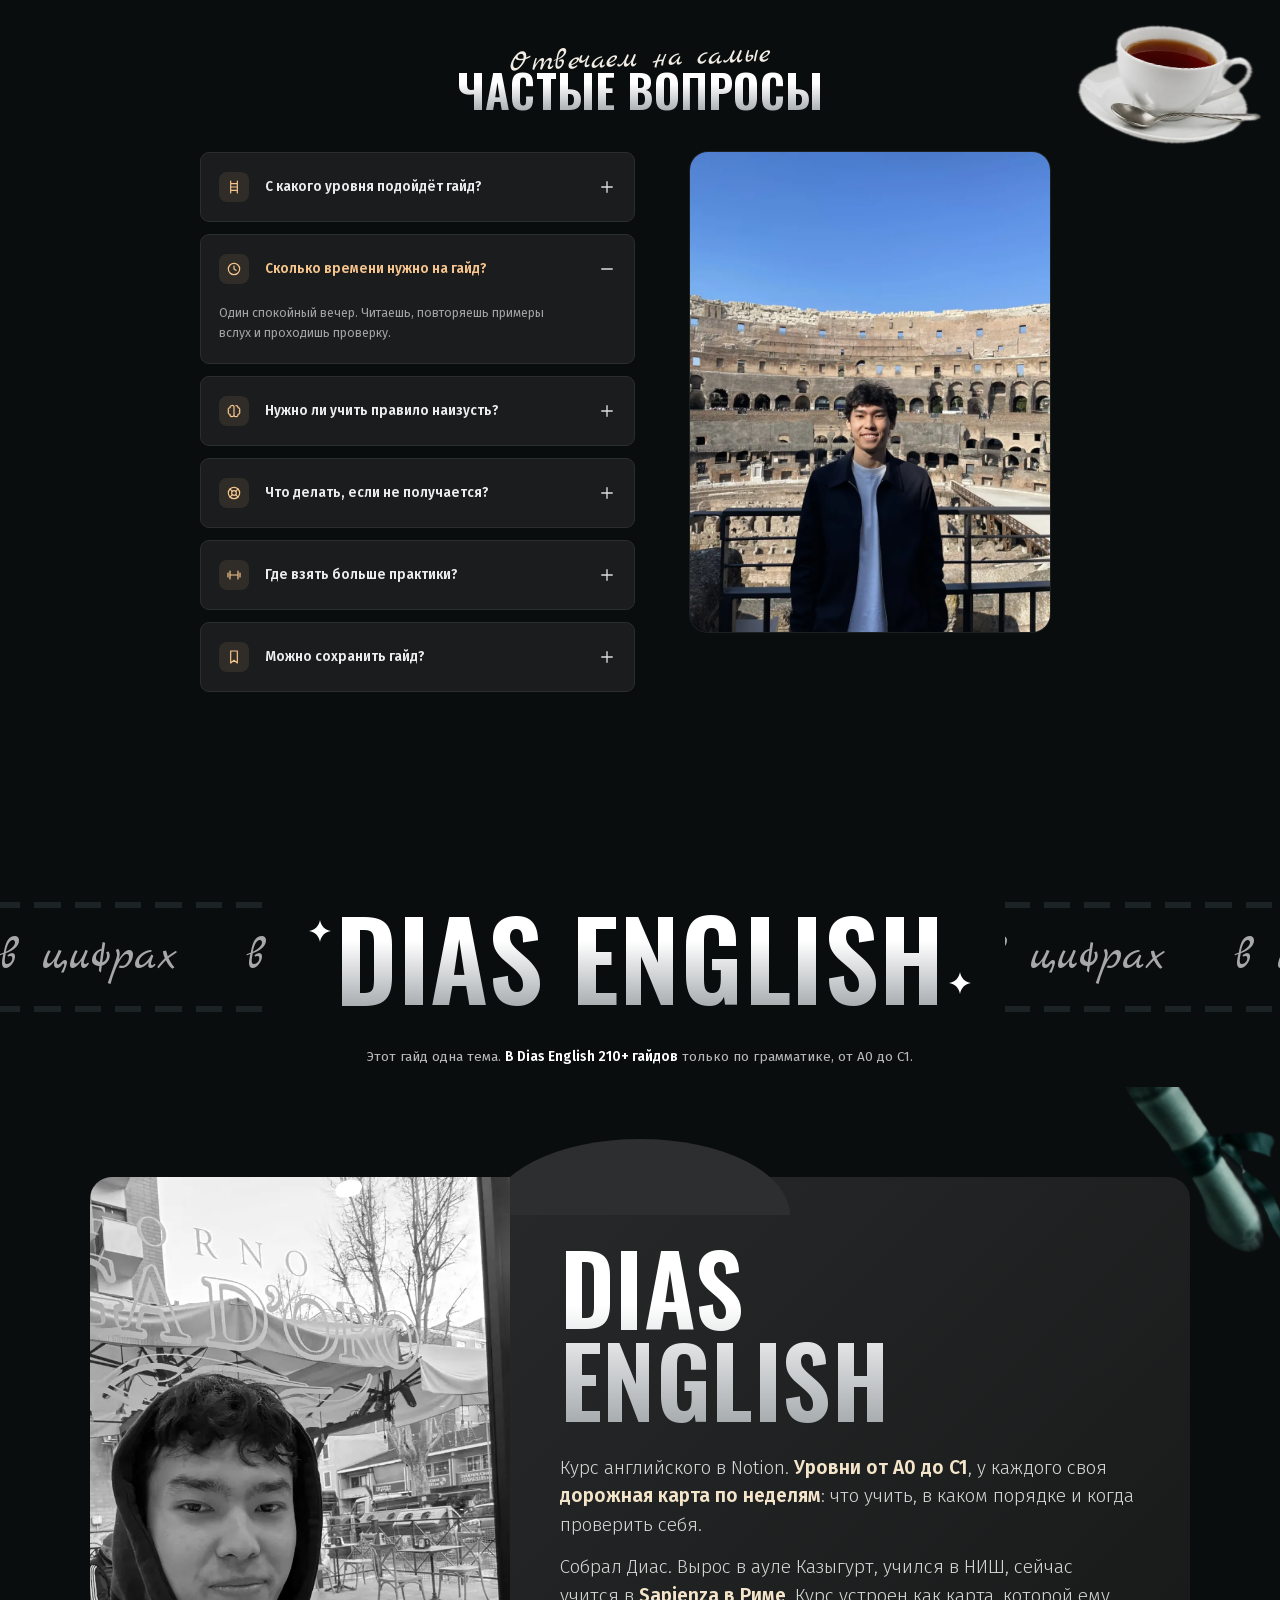
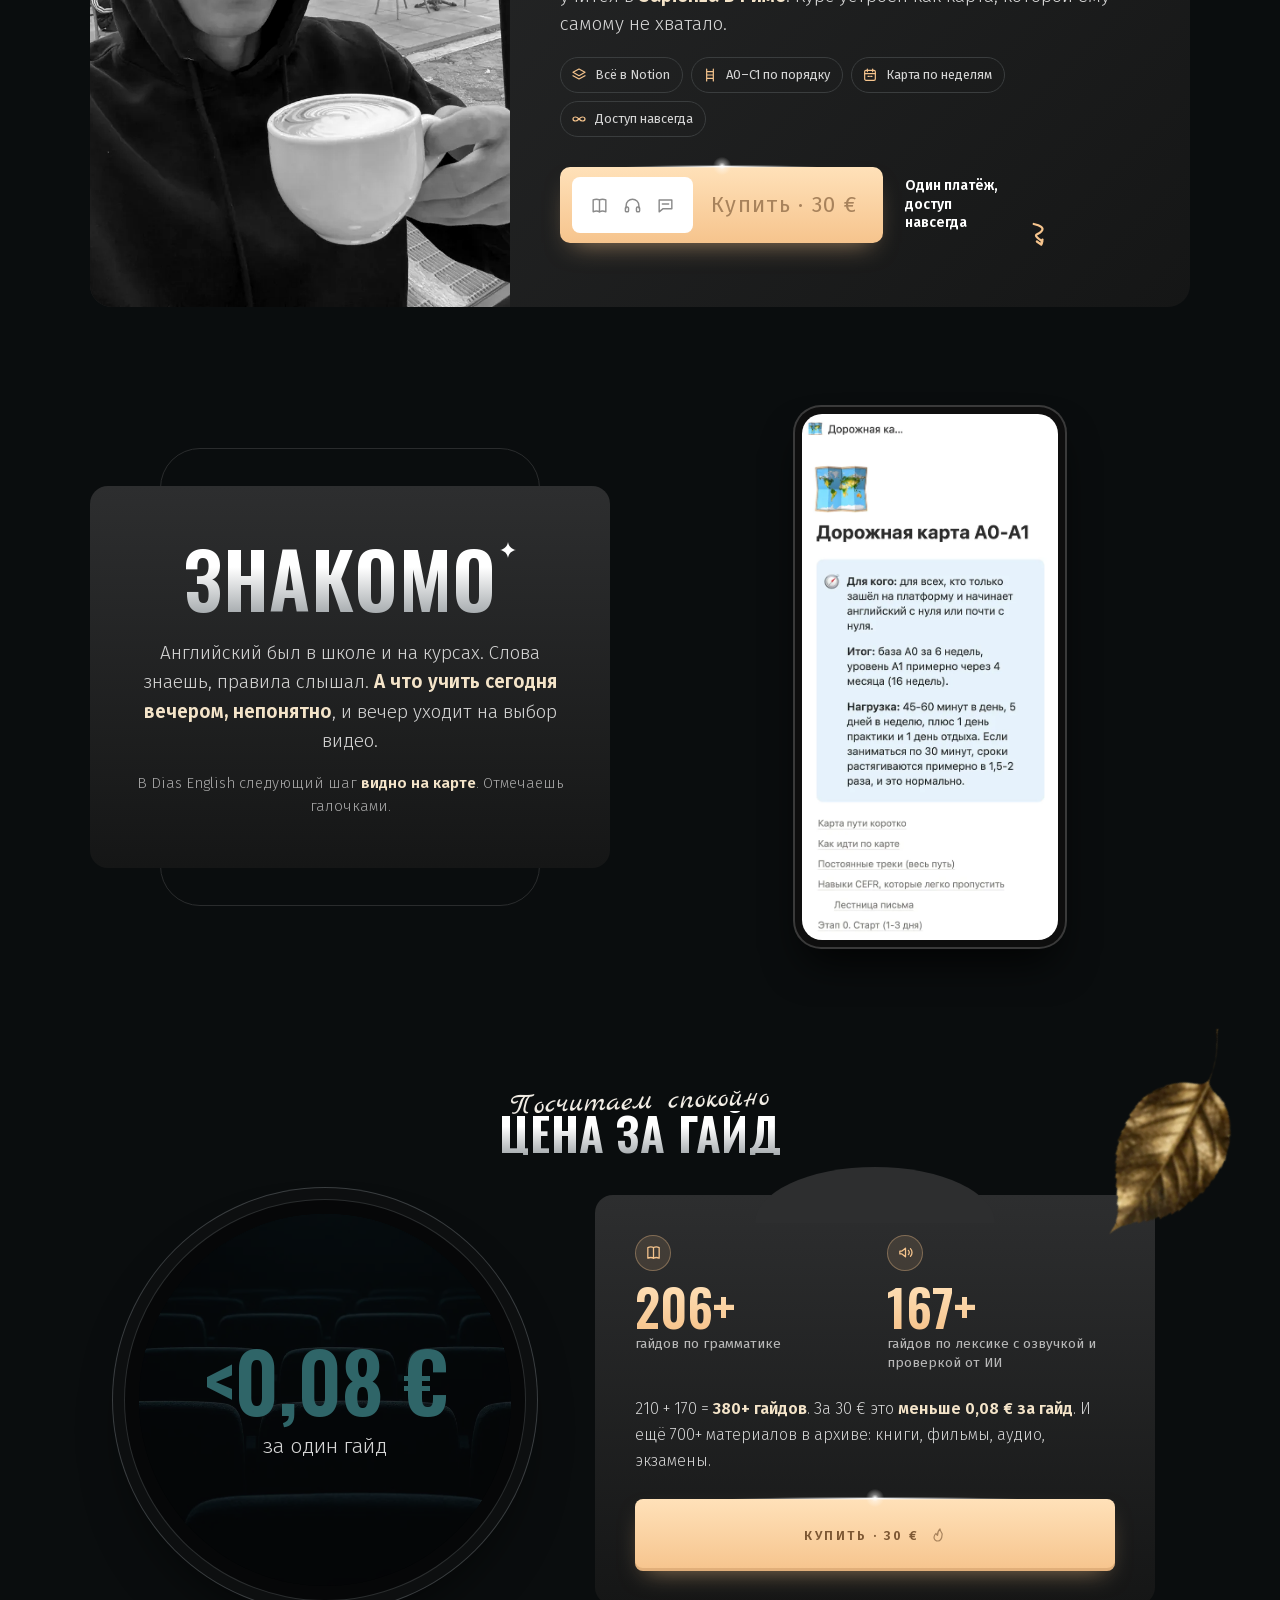
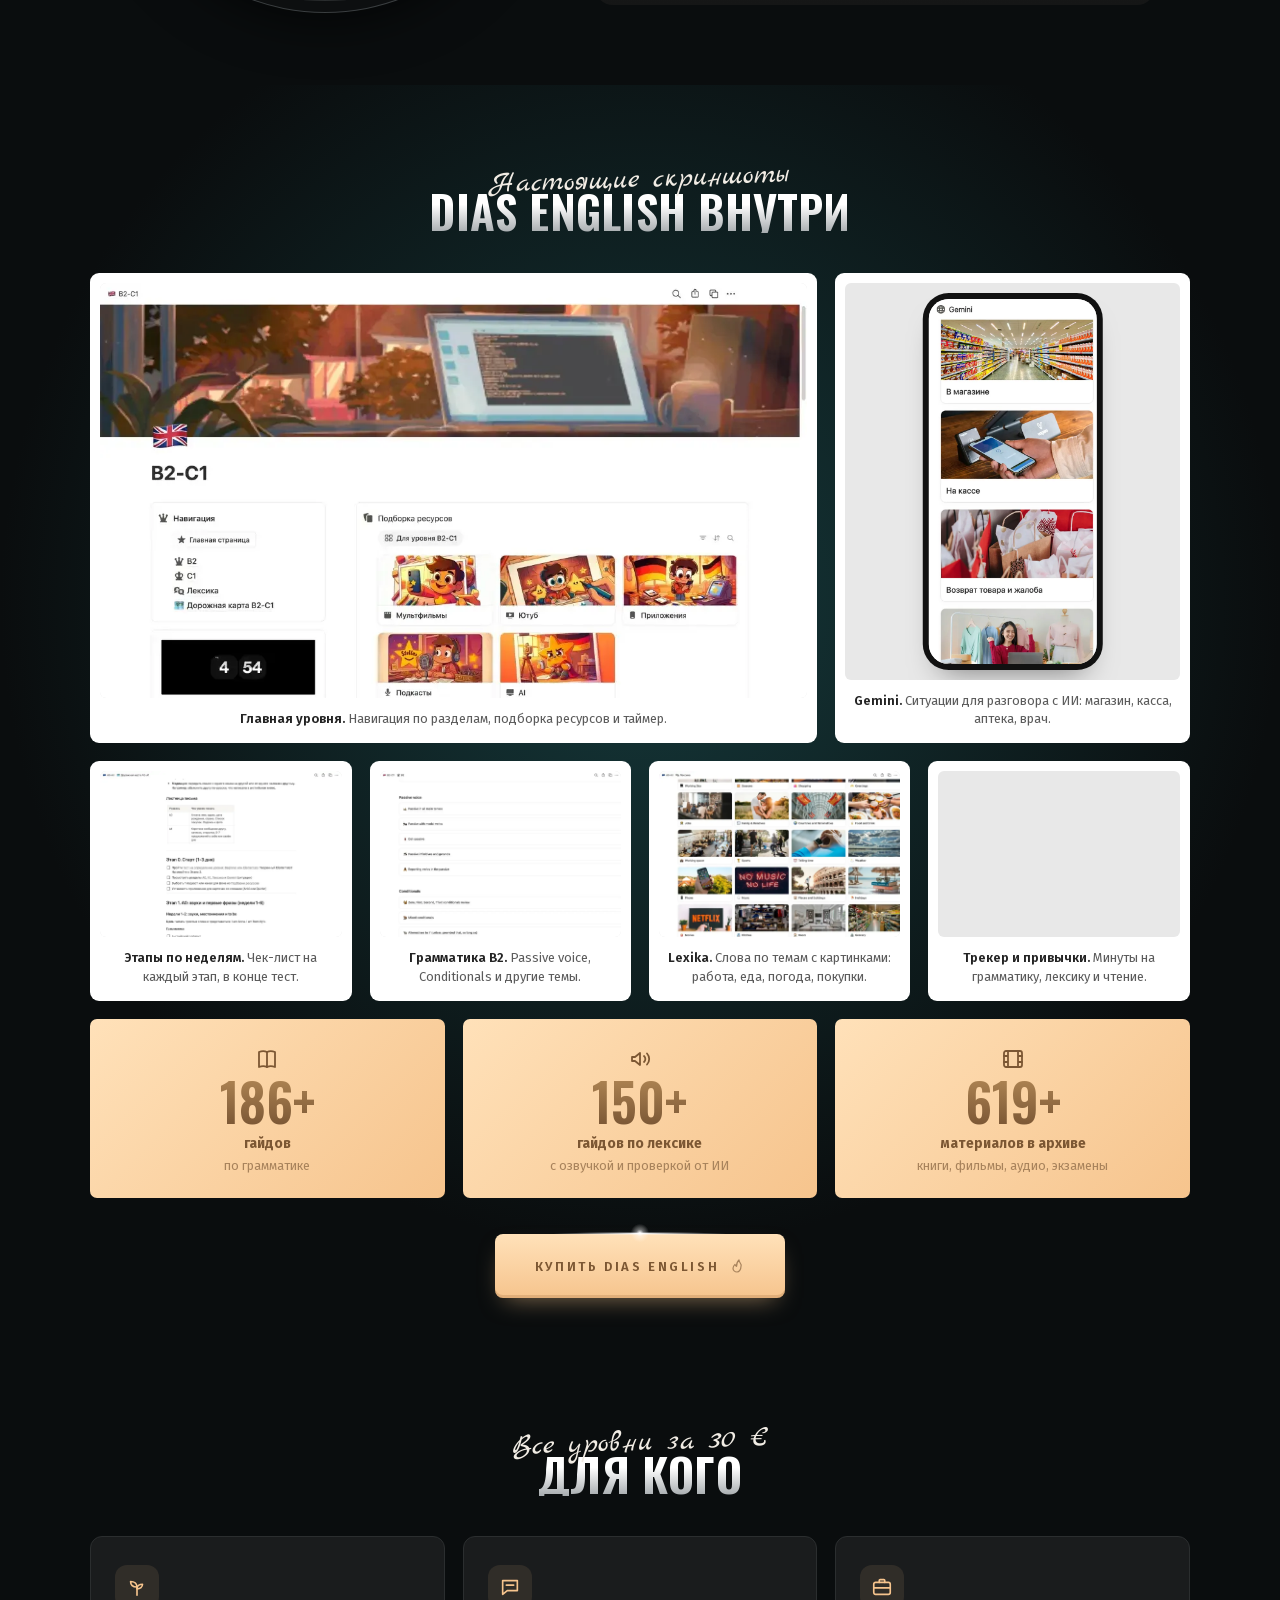
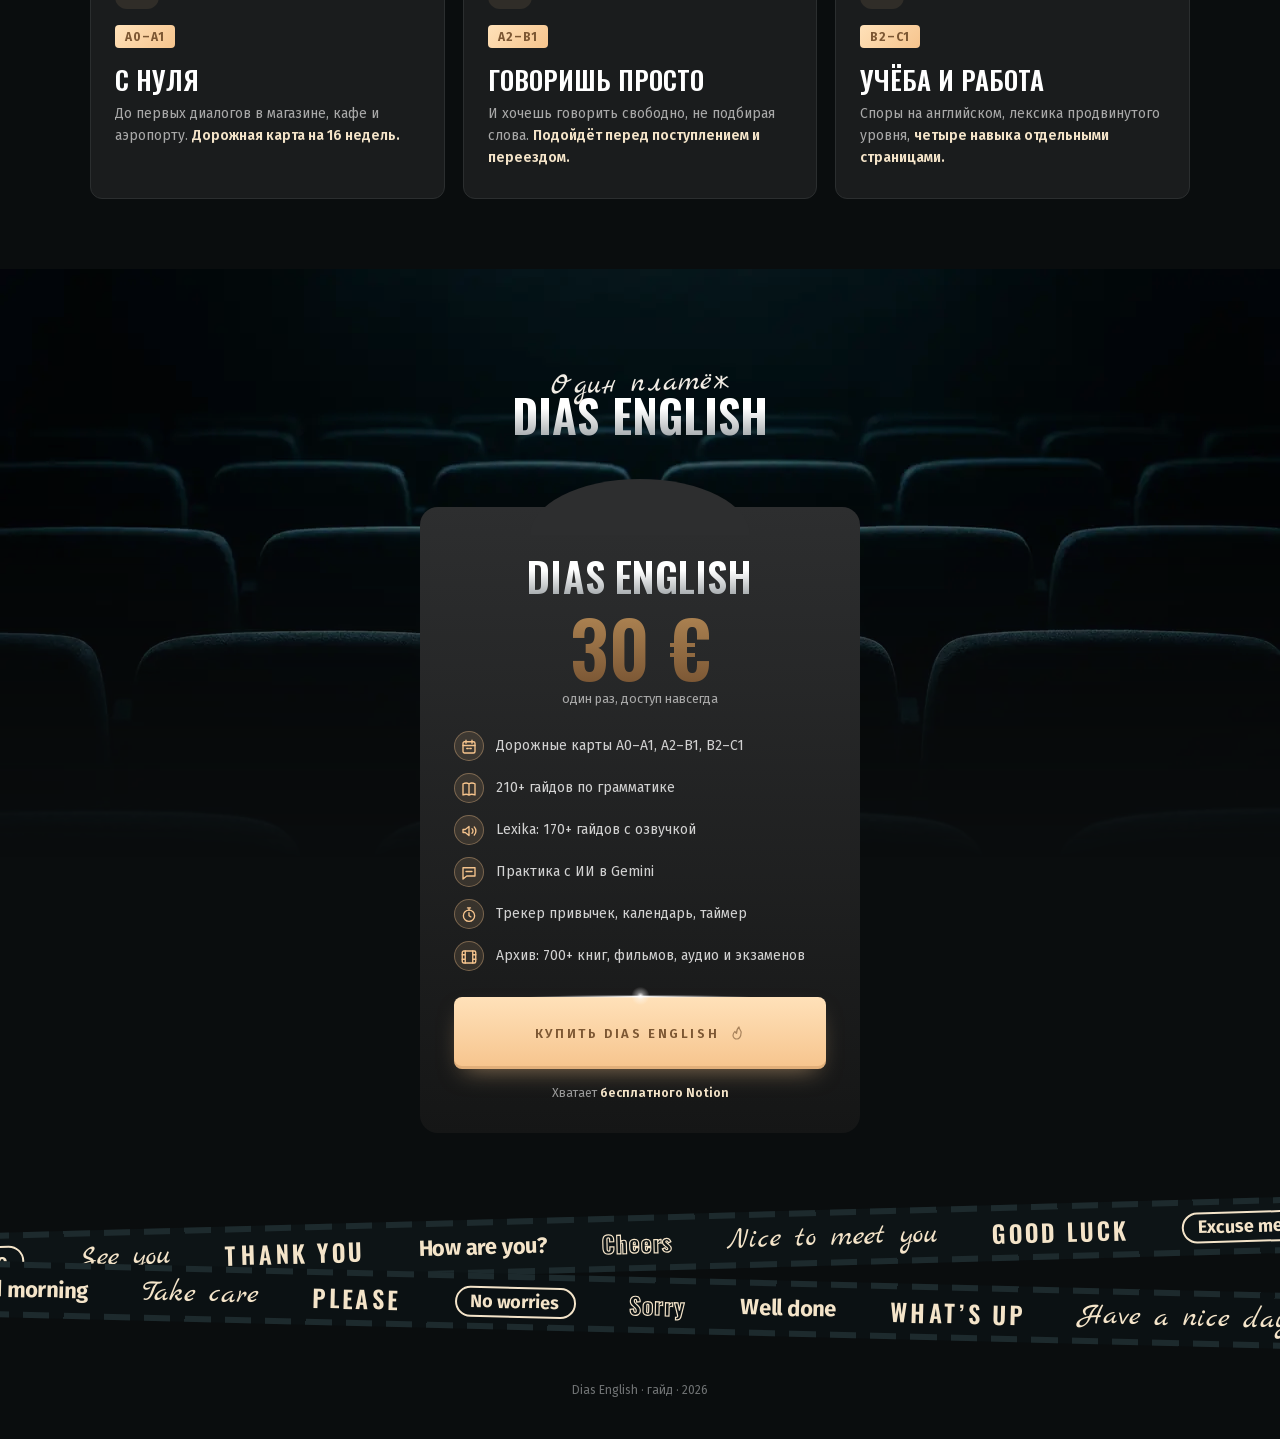
<file: en/lesson/index.html>
<!doctype html>
<html lang="ru">
<head>
<meta charset="utf-8">
<meta name="viewport" content="width=device-width, initial-scale=1">
<title>Гайд Alterna</title>
<meta http-equiv="refresh" content="0; url=../">
<link rel="canonical" href="../">
<script>location.replace('../' + location.hash);</script>
<style>body{margin:0;background:#0a0d0e;color:#d4d4d4;font:15px/1.5 system-ui,sans-serif;display:grid;place-items:center;min-height:100vh}a{color:#f6c48d}</style>
</head>
<body><p>Открываем гайд: <a href="../">../</a></p></body>
</html>
</file>
<file: assets/fonts.css>
@font-face {
  font-family: 'Fira Sans';
  font-style: normal;
  font-weight: 300;
  font-display: swap;
  src: url(fonts/FiraSans-300-cyrillic.woff2) format('woff2');
  unicode-range: U+0301, U+0400-045F, U+0490-0491, U+04B0-04B1, U+2116;
}
@font-face {
  font-family: 'Fira Sans';
  font-style: normal;
  font-weight: 300;
  font-display: swap;
  src: url(fonts/FiraSans-300-latin.woff2) format('woff2');
  unicode-range: U+0000-00FF, U+0131, U+0152-0153, U+02BB-02BC, U+02C6, U+02DA, U+02DC, U+0304, U+0308, U+0329, U+2000-206F, U+20AC, U+2122, U+2191, U+2193, U+2212, U+2215, U+FEFF, U+FFFD;
}
@font-face {
  font-family: 'Fira Sans';
  font-style: normal;
  font-weight: 400;
  font-display: swap;
  src: url(fonts/FiraSans-400-cyrillic.woff2) format('woff2');
  unicode-range: U+0301, U+0400-045F, U+0490-0491, U+04B0-04B1, U+2116;
}
@font-face {
  font-family: 'Fira Sans';
  font-style: normal;
  font-weight: 400;
  font-display: swap;
  src: url(fonts/FiraSans-400-latin.woff2) format('woff2');
  unicode-range: U+0000-00FF, U+0131, U+0152-0153, U+02BB-02BC, U+02C6, U+02DA, U+02DC, U+0304, U+0308, U+0329, U+2000-206F, U+20AC, U+2122, U+2191, U+2193, U+2212, U+2215, U+FEFF, U+FFFD;
}
@font-face {
  font-family: 'Fira Sans';
  font-style: normal;
  font-weight: 600;
  font-display: swap;
  src: url(fonts/FiraSans-600-cyrillic.woff2) format('woff2');
  unicode-range: U+0301, U+0400-045F, U+0490-0491, U+04B0-04B1, U+2116;
}
@font-face {
  font-family: 'Fira Sans';
  font-style: normal;
  font-weight: 600;
  font-display: swap;
  src: url(fonts/FiraSans-600-latin.woff2) format('woff2');
  unicode-range: U+0000-00FF, U+0131, U+0152-0153, U+02BB-02BC, U+02C6, U+02DA, U+02DC, U+0304, U+0308, U+0329, U+2000-206F, U+20AC, U+2122, U+2191, U+2193, U+2212, U+2215, U+FEFF, U+FFFD;
}
@font-face {
  font-family: 'Fira Sans';
  font-style: normal;
  font-weight: 700;
  font-display: swap;
  src: url(fonts/FiraSans-700-cyrillic.woff2) format('woff2');
  unicode-range: U+0301, U+0400-045F, U+0490-0491, U+04B0-04B1, U+2116;
}
@font-face {
  font-family: 'Fira Sans';
  font-style: normal;
  font-weight: 700;
  font-display: swap;
  src: url(fonts/FiraSans-700-latin.woff2) format('woff2');
  unicode-range: U+0000-00FF, U+0131, U+0152-0153, U+02BB-02BC, U+02C6, U+02DA, U+02DC, U+0304, U+0308, U+0329, U+2000-206F, U+20AC, U+2122, U+2191, U+2193, U+2212, U+2215, U+FEFF, U+FFFD;
}
@font-face {
  font-family: 'Marck Script';
  font-style: normal;
  font-weight: 400;
  font-display: swap;
  src: url(fonts/MarckScript-400-cyrillic.woff2) format('woff2');
  unicode-range: U+0301, U+0400-045F, U+0490-0491, U+04B0-04B1, U+2116;
}
@font-face {
  font-family: 'Marck Script';
  font-style: normal;
  font-weight: 400;
  font-display: swap;
  src: url(fonts/MarckScript-400-latin.woff2) format('woff2');
  unicode-range: U+0000-00FF, U+0131, U+0152-0153, U+02BB-02BC, U+02C6, U+02DA, U+02DC, U+0304, U+0308, U+0329, U+2000-206F, U+20AC, U+2122, U+2191, U+2193, U+2212, U+2215, U+FEFF, U+FFFD;
}
@font-face {
  font-family: 'Oswald';
  font-style: normal;
  font-weight: 500;
  font-display: swap;
  src: url(fonts/Oswald-500-cyrillic.woff2) format('woff2');
  unicode-range: U+0301, U+0400-045F, U+0490-0491, U+04B0-04B1, U+2116;
}
@font-face {
  font-family: 'Oswald';
  font-style: normal;
  font-weight: 500;
  font-display: swap;
  src: url(fonts/Oswald-500-latin.woff2) format('woff2');
  unicode-range: U+0000-00FF, U+0131, U+0152-0153, U+02BB-02BC, U+02C6, U+02DA, U+02DC, U+0304, U+0308, U+0329, U+2000-206F, U+20AC, U+2122, U+2191, U+2193, U+2212, U+2215, U+FEFF, U+FFFD;
}
@font-face {
  font-family: 'Oswald';
  font-style: normal;
  font-weight: 600;
  font-display: swap;
  src: url(fonts/Oswald-600-cyrillic.woff2) format('woff2');
  unicode-range: U+0301, U+0400-045F, U+0490-0491, U+04B0-04B1, U+2116;
}
@font-face {
  font-family: 'Oswald';
  font-style: normal;
  font-weight: 600;
  font-display: swap;
  src: url(fonts/Oswald-600-latin.woff2) format('woff2');
  unicode-range: U+0000-00FF, U+0131, U+0152-0153, U+02BB-02BC, U+02C6, U+02DA, U+02DC, U+0304, U+0308, U+0329, U+2000-206F, U+20AC, U+2122, U+2191, U+2193, U+2212, U+2215, U+FEFF, U+FFFD;
}
@font-face {
  font-family: 'Oswald';
  font-style: normal;
  font-weight: 700;
  font-display: swap;
  src: url(fonts/Oswald-700-cyrillic.woff2) format('woff2');
  unicode-range: U+0301, U+0400-045F, U+0490-0491, U+04B0-04B1, U+2116;
}
@font-face {
  font-family: 'Oswald';
  font-style: normal;
  font-weight: 700;
  font-display: swap;
  src: url(fonts/Oswald-700-latin.woff2) format('woff2');
  unicode-range: U+0000-00FF, U+0131, U+0152-0153, U+02BB-02BC, U+02C6, U+02DA, U+02DC, U+0304, U+0308, U+0329, U+2000-206F, U+20AC, U+2122, U+2191, U+2193, U+2212, U+2215, U+FEFF, U+FFFD;
}
</file>
<file: style.css>
/* ===== Сайт №06. Все цвета и шрифты здесь ===== */
:root {
  --bg: #0a0d0e;
  --bg-2: #101415;
  --teal: #2f6568;
  --teal-glow: #15393b;
  --card: #1a1c1d;
  --card-line: #2b2e2f;
  --plate-1: #2d2e2f;
  --plate-2: #151616;
  --text: #d4d4d4;
  --muted: #9b9c9c;
  --white: #ffffff;
  --cream: #f4e4c9;
  --peach-1: #f6c48d;
  --peach-2: #ffe1b9;
  --peach-ink: #7c5733;
  --peach-ink-2: #a8835c;
  --card-light: #ffffff;
  --card-light-ink: #5b5b5b;
  --card-light-bold: #232323;
  --tile-light: #e8e8e8;

  --f-head: "Oswald", "Arial Narrow", sans-serif;
  --f-body: "Fira Sans", system-ui, sans-serif;
  --f-script: "Marck Script", cursive;
  --head-case: uppercase;            /* убрать капс: none */

  --wrap: 880px;
  --wrap-wide: 1100px;
  --r: 8px;
  --ease: cubic-bezier(.22, .61, .36, 1);
}

*, *::before, *::after { box-sizing: border-box; }
html { scroll-behavior: smooth; -webkit-text-size-adjust: 100%; }
body {
  margin: 0; background: var(--bg); color: var(--text);
  font: 400 15px/1.55 var(--f-body);
  overflow-x: hidden; hyphens: auto; -webkit-hyphens: auto;
  text-rendering: optimizeLegibility; -webkit-font-smoothing: antialiased;
}
body.no-scroll { overflow: hidden; }
img { max-width: 100%; height: auto; display: block; }
a { color: inherit; text-decoration: none; }
a:hover, a:focus { text-decoration: none; }
b { color: var(--cream); font-weight: 600; }
h1, h2, h3, p { margin: 0; }
button { font: inherit; color: inherit; }
:focus-visible { outline: 2px solid var(--peach-1); outline-offset: 3px; }
.sr { position: absolute; width: 1px; height: 1px; overflow: hidden; clip: rect(0 0 0 0); white-space: nowrap; }
.wrap { width: min(var(--wrap), 100% - 32px); margin-inline: auto; position: relative; }
.ic { width: 1em; height: 1em; flex: none; }

/* металлический заголовок (как в образце) */
.metal {
  font-family: var(--f-head); font-weight: 600; text-transform: var(--head-case);
  line-height: .95; letter-spacing: .005em; hyphens: manual;
  background: linear-gradient(180deg, #ffffff 35%, #a6abae 100%);
  -webkit-background-clip: text; background-clip: text; color: transparent;
}
.metal-warm {
  font-family: var(--f-head); font-weight: 600; line-height: 1;
  background: linear-gradient(180deg, #b08654 0%, #7a5634 100%);
  -webkit-background-clip: text; background-clip: text; color: transparent;
}
.script { font-family: var(--f-script); color: #f1ece4; line-height: 1; hyphens: manual; }
.star { width: 18px; height: 18px; color: #f4d3a5; flex: none; }

/* ===== кнопка ===== */
.btn {
  position: relative; display: inline-flex; align-items: center; justify-content: center; gap: 10px;
  min-height: 64px; padding: 0 40px; border: 0; border-radius: 8px; cursor: pointer;
  background: linear-gradient(180deg, var(--peach-2) 0%, var(--peach-1) 100%);
  color: var(--peach-ink); font: 600 13px/1 var(--f-body); letter-spacing: .2em; text-transform: uppercase;
  box-shadow: 0 10px 24px -10px rgba(246, 196, 141, .55), inset 0 -3px 0 rgba(160, 110, 60, .25);
  transition: transform .35s var(--ease), box-shadow .35s var(--ease), filter .35s var(--ease);
}
.btn:hover { transform: translateY(-3px); filter: brightness(1.04); box-shadow: 0 16px 30px -10px rgba(246, 196, 141, .7), inset 0 -3px 0 rgba(160, 110, 60, .25); }
.btn:active { transform: translateY(0); }
.btn__t { display: block; line-height: 1; }
.btn__ic { font-size: 16px; color: var(--peach-ink-2); }
.btn__glow {
  position: absolute; left: 50%; top: -2px; width: 60%; height: 3px; transform: translateX(-50%);
  background: radial-gradient(ellipse at center, #fff 0%, rgba(255,255,255,0) 70%); pointer-events: none;
}
.btn__glow::after {
  content: ""; position: absolute; left: 50%; top: -9px; width: 20px; height: 20px; transform: translateX(-50%);
  background: radial-gradient(circle, #fff 0%, rgba(255,255,255,.4) 25%, rgba(255,255,255,0) 65%);
}
.btn--xl { min-height: 104px; min-width: 300px; font-size: 13.5px; border-radius: 10px; }
.btn--block { display: flex; width: 100%; min-height: 72px; }

/* ===== шапка ===== */
.hdr { position: absolute; inset: 0 0 auto; z-index: 30; padding: 24px 0; transition: background .3s var(--ease); }
.hdr__in { display: flex; align-items: center; gap: 24px; }
.logo { display: inline-flex; align-items: center; gap: 4px; font: 600 15px/1 var(--f-head); text-transform: uppercase; letter-spacing: .02em; color: #fff; transition: opacity .3s; }
.logo:hover { opacity: .8; }
.logo__badge { background: var(--peach-1); color: var(--peach-ink); padding: 3px 5px 2px; border-radius: 2px; font-size: 12px; }
.hdr__nav { display: flex; gap: 32px; margin-inline: auto; font-size: 12px; color: #d8d8d8; }
.hdr__nav a { padding: 6px 2px; transition: color .3s; }
.hdr__nav a:hover { color: var(--peach-1); }
.hdr__right { display: flex; align-items: center; gap: 14px; }
.hdr__soc { display: inline-flex; font-size: 20px; color: var(--peach-2); transition: color .3s, transform .3s var(--ease); }
.hdr__soc:hover { color: #fff; transform: translateY(-2px); }
.hdr__burger { display: none; background: none; border: 0; font-size: 28px; color: #fff; padding: 4px; cursor: pointer; transition: color .3s; }
.hdr__burger:hover { color: var(--peach-1); }
.menu { position: fixed; inset: 0; z-index: 50; background: rgba(8, 11, 12, .97); display: flex; flex-direction: column; align-items: center; justify-content: center; gap: 28px; }
.menu[hidden] { display: none; }
.menu nav { display: flex; flex-direction: column; align-items: center; gap: 22px; font: 600 26px/1.1 var(--f-head); text-transform: var(--head-case); color: #fff; }
.menu nav a { transition: color .3s; }
.menu nav a:hover { color: var(--peach-1); }
.menu__soc { display: flex; gap: 18px; }
.menu__close { position: absolute; top: 18px; right: 16px; background: none; border: 0; font-size: 30px; color: #fff; cursor: pointer; padding: 6px; transition: color .3s; }
.menu__close:hover { color: var(--peach-1); }

/* ===== первый экран ===== */
.hero { position: relative; overflow: hidden; background: #0b1214; }
.hero__bg { position: absolute; inset: 0; background: center 40% / cover no-repeat; opacity: .95; }
.hero__bg::after { content: ""; position: absolute; inset: 0; background: linear-gradient(180deg, rgba(10,13,14,.45) 0%, rgba(10,13,14,0) 30%, rgba(10,13,14,0) 75%, rgba(10,13,14,.6) 100%); }
.hero__in { height: 690px; width: min(1000px, 100% - 32px); }
.hero__side { position: absolute; top: 150px; z-index: 1; }
.hero__side--l { right: calc(50% + 172px); text-align: right; }
.hero__side--r { left: calc(50% + 172px); text-align: left; }
.hero__script { font-size: 31px; margin-bottom: 4px; }
.hero__side--l .hero__script { margin-right: 6px; }
.hero__title { font-size: 78px; letter-spacing: -.01em; display: flex; flex-direction: column; }
.hero__side--l .hero__title { align-items: flex-end; }
.hero__mtitle { display: none; }
.hero__person { position: absolute; left: 50%; top: 150px; transform: translateX(-50%); z-index: 2; width: 300px; }
.photo { border-radius: 18px; overflow: hidden; background: #111; aspect-ratio: 3 / 4; box-shadow: 0 0 0 1px rgba(255,255,255,.08); }
.photo img { width: 100%; height: 100%; object-fit: cover; display: block; }
.hero__text { position: absolute; top: 400px; right: calc(50% + 172px); width: 268px; text-align: center; font-size: 15px; line-height: 1.55; color: #d9d9d9; z-index: 3; }
.hero__text b { color: #fff; }
.hero__cta { position: absolute; top: 392px; left: calc(50% + 172px); z-index: 3; }

/* ===== ленты ===== */
.mq { position: relative; z-index: 4; margin-top: -96px; height: 158px; overflow: hidden; pointer-events: none; }
.mq__row {
  position: absolute; left: -4%; width: 108%; height: 56px; display: flex; align-items: center; overflow: hidden;
  background: #0d1416;
  border-block: 6px solid transparent;
  border-image: repeating-linear-gradient(90deg, #1d2a2d 0 26px, transparent 26px 40px) 6;
}
.mq__row--a { top: 22px; transform: rotate(-1.6deg); }
.mq__row--b { top: 84px; transform: rotate(1.4deg); background: #0b1113; }
.mq__track { display: flex; align-items: center; gap: 54px; padding-right: 54px; white-space: nowrap; animation: mq 38s linear infinite; }
.mq__row--b .mq__track { animation-direction: reverse; animation-duration: 44s; }
.mq__it { color: var(--cream); flex: none; line-height: 1; }
.mq__it--pill { border: 2px solid var(--cream); border-radius: 40px; padding: 4px 14px 5px; font: 700 18px/1 var(--f-body); }
.mq__it--script { font: 30px/1 var(--f-script); }
.mq__it--cond { font: 600 24px/1 var(--f-head); letter-spacing: .14em; }
.mq__it--bold { font: 700 22px/1 var(--f-body); letter-spacing: -.01em; }
.mq__it--outline { font: 700 23px/1 var(--f-head); letter-spacing: .04em; color: transparent; -webkit-text-stroke: 1.2px var(--cream); }
@keyframes mq { to { transform: translateX(-50%); } }
.mq--footer { margin-top: -60px; }
.mq--hero { display: none; }

/* ===== заголовок секции ===== */
.sec { position: relative; padding: 80px 0; }
.sh { text-align: center; margin-bottom: 40px; position: relative; z-index: 2; }
.sh__script { font-size: 30px; margin-bottom: -6px; transform: rotate(-2deg); }
.sh__title { font-size: 46px; }
.lead { text-align: center; font-size: 13.5px; line-height: 1.6; color: #b9b9b9; max-width: 560px; margin: -16px auto 40px; }
.lead b { color: #fff; }

/* декор */
.decor { position: absolute; pointer-events: none; z-index: 1; height: auto; }
.decor--leaf { width: 220px; left: max(2%, calc(50% - 640px)); bottom: 60px; transform: rotate(-24deg); opacity: .9; }
.decor--gem { width: 230px; right: max(1%, calc(50% - 660px)); top: 52%; transform: rotate(18deg); opacity: .85; }
.decor--key { width: 240px; left: max(-2%, calc(50% - 700px)); bottom: 30px; opacity: .45; transform: rotate(-12deg); }
.decor--scroll { width: 260px; left: max(-4%, calc(50% - 700px)); top: -30px; opacity: .55; transform: rotate(-28deg); }
.decor--scroll2 { width: 230px; right: max(-3%, calc(50% - 700px)); top: 10px; opacity: .8; transform: rotate(30deg); }

/* ===== преимущества (сетка карточек) ===== */
.bento { padding-top: 70px; background: radial-gradient(ellipse 46% 60% at 50% 42%, var(--teal-glow) 0%, rgba(21,57,59,0) 100%); overflow: hidden; }
.bento__grid { display: grid; grid-template-columns: repeat(3, 200px); gap: 20px; justify-content: center; position: relative; z-index: 2; }
.bento__col { display: flex; flex-direction: column; gap: 20px; }
.bc { border-radius: 7px; transition: transform .4s var(--ease), box-shadow .4s var(--ease); }
.bc:hover { transform: translateY(-5px); box-shadow: 0 18px 30px -16px rgba(0,0,0,.8); }
.bc--accent { background: linear-gradient(135deg, var(--peach-2) 0%, var(--peach-1) 100%); text-align: center; padding: 22px 12px 18px; }
.bc__big { font-size: 38px; text-transform: var(--head-case); }
.bc__t { font-size: 12.5px; line-height: 1.35; color: var(--peach-ink); margin-top: 8px; }
.bc__t b { color: var(--peach-ink); font-weight: 700; }
.bc__s { font-size: 12px; color: var(--peach-ink-2); margin-top: 2px; }
.bc--img { background: var(--card-light); padding: 10px 10px 14px; }
.bc__pic { position: relative; border-radius: 5px; overflow: hidden; background: var(--tile-light); }
.bc__pic img { width: 100%; aspect-ratio: 388 / 275; object-fit: cover; transition: transform .6s var(--ease); }
.bc:hover .bc__pic img { transform: scale(1.04); }
.bc__badge { position: absolute; top: 8px; right: 8px; width: 28px; height: 28px; border-radius: 50%; background: var(--teal); color: var(--peach-2); display: grid; place-items: center; font-size: 15px; }
.bc__txt { font-size: 12.5px; line-height: 1.45; color: var(--card-light-ink); text-align: center; margin-top: 12px; padding: 0 4px; }
.bc__txt b { color: var(--card-light-bold); font-weight: 600; }
.bc--tall .bc__pic img { aspect-ratio: 388 / 470; object-position: center; }
.bc--tall .bc__txt { padding: 0 8px; }

/* ===== плашка с выступом ===== */
.notch { position: relative; border-radius: 18px; background: linear-gradient(180deg, var(--plate-1) 0%, var(--plate-2) 100%); }
.notch__tab { position: absolute; left: 50%; top: -34px; width: 330px; height: 70px; transform: translateX(-50%); background: var(--plate-1); border-radius: 50% 50% 0 0 / 100% 100% 0 0; z-index: 0; }
.notch > *:not(.notch__tab) { position: relative; z-index: 1; }

/* ===== проверь себя ===== */
.check { padding: 120px 0 90px; overflow: hidden; }
.check__bg { position: absolute; inset: 0 0 30%; background: center top / cover no-repeat; opacity: .9; -webkit-mask-image: linear-gradient(180deg, #000 50%, transparent 100%); mask-image: linear-gradient(180deg, #000 50%, transparent 100%); }
.check__card { max-width: 860px; margin: 0 auto; }
.check__grid { display: grid; grid-template-columns: 1fr 300px; gap: 20px; padding: 0 44px 0 0; min-height: 600px; }
.check__media { position: relative; }
.check__person { position: absolute; left: 150px; bottom: 44px; width: 300px; z-index: 2; }
.check__person img { filter: grayscale(1) contrast(1.05); }
.phone { border-radius: 26px; background: #0e0e0e; padding: 7px; box-shadow: 0 0 0 2px #3a3a3a, 0 24px 40px -10px rgba(0,0,0,.8); overflow: hidden; }
.phone img { border-radius: 20px; width: 100%; height: 100%; object-fit: cover; object-position: top; }
.check__media .phone--1 { position: absolute; left: -10px; top: 70px; width: 200px; height: 400px; transform: rotate(-9deg); z-index: 1; }
.check__media .phone--2 { position: absolute; left: -64px; top: 260px; width: 172px; height: 214px; transform: rotate(-7deg); z-index: 3; background: #1c4446; box-shadow: 0 0 0 1px #2e5d60, 0 24px 40px -10px rgba(0,0,0,.8); }
.check__media .phone--2 img { filter: grayscale(.4) sepia(.25) hue-rotate(130deg) saturate(1.1); opacity: .9; border-radius: 16px; }
.check__form { padding: 52px 0 34px; text-align: center; display: flex; flex-direction: column; gap: 12px; }
.check__title { font-size: 42px; display: flex; flex-direction: column; }
.check__script { font-size: 27px; margin-top: -10px; transform: rotate(-2deg); }
.check__text { font-size: 12.5px; color: #bdbdbd; margin-bottom: 10px; }
.check__text b { color: #fff; }
.field { display: flex; align-items: center; gap: 10px; height: 58px; padding: 0 16px; background: #1b1b1b; border: 1px solid #333; border-radius: 8px; color: #8c8c8c; font-size: 14px; transition: border-color .3s; }
.field:hover { border-color: #4a4a4a; }
.field:focus-within { border-color: var(--peach-1); }
.field input { flex: 1; min-width: 0; height: 100%; border: 0; background: none; color: #fff; font: 400 13px var(--f-body); outline: none; }
.field input::placeholder { color: #9a9a9a; }
.field.is-ok { border-color: #5aa58f; color: #5aa58f; }
.field.is-bad { border-color: #b4685a; color: #b4685a; }
.check__form .btn { margin-top: 6px; }
.check__note { margin-top: -14px; padding: 20px 14px 14px; background: #1e1f1f; border-radius: 0 0 10px 10px; font-size: 12.5px; color: #a9a9a9; }
.check__note b { color: #fff; }

/* ===== шесть правил ===== */
.rules { padding: 70px 0 90px; overflow: hidden; }
.rules__tiles { position: absolute; inset: 180px 0 0; display: grid; grid-template-columns: repeat(auto-fill, 110px); gap: 8px; justify-content: center; opacity: .35;
  -webkit-mask-image: radial-gradient(ellipse 60% 70% at 50% 50%, transparent 30%, #000 75%); mask-image: radial-gradient(ellipse 60% 70% at 50% 50%, transparent 30%, #000 75%); }
.rules__tiles span { aspect-ratio: 1; border-radius: 16px; background: #0e1011; box-shadow: inset 0 1px 0 rgba(255,255,255,.04), inset 0 -2px 6px rgba(0,0,0,.6); display: grid; place-items: center; font: 600 46px/1 var(--f-head); color: #191c1d; text-shadow: 0 1px 0 rgba(255,255,255,.05), 0 -1px 0 rgba(0,0,0,.7); }
.rules__stage { display: grid; grid-template-columns: 1fr 440px 1fr; align-items: center; gap: 28px; position: relative; z-index: 2; }
.rules__col { list-style: none; margin: 0; padding: 0; display: flex; flex-direction: column; gap: 64px; font-size: 12.5px; line-height: 1.5; color: #b5b5b5; }
.rules__col b { color: #fff; }
.rules__col li { display: flex; align-items: center; gap: 22px; }
.rules__col--l li { flex-direction: row-reverse; text-align: right; }
.rules__col--l li:nth-child(2) { margin-right: 26px; }
.rules__col--r li:nth-child(2) { margin-left: 26px; }
.rules__col li span { max-width: 190px; }
.ring { width: 440px; aspect-ratio: 1; border-radius: 50%; padding: 12px; background: #050505; box-shadow: 0 0 0 1px #262829, 0 0 0 14px #0c0d0e, 0 0 0 15px #232526, 0 30px 60px -20px rgba(0,0,0,.9); }
.ring__in { width: 100%; height: 100%; border-radius: 50%; overflow: hidden; background: #000; }
.ring__in img { width: 100%; height: 100%; object-fit: cover; transform: scale(1.12); transition: transform 1.2s var(--ease); }
.ring:hover .ring__in img { transform: scale(1.18); }
.rules__cta { display: flex; justify-content: center; margin-top: -36px; position: relative; z-index: 3; }
.rules__cta .btn { min-width: 220px; }

/* ===== вопросы ===== */
.faq { padding: 80px 0 0; overflow: hidden; }
.faq__grid { display: grid; grid-template-columns: 435px 1fr; gap: 24px; position: relative; z-index: 2; }
.faq__list { display: flex; flex-direction: column; gap: 12px; padding-bottom: 140px; }
.qa { background: var(--card); border: 1px solid var(--card-line); border-radius: 9px; transition: border-color .3s; }
.qa:hover { border-color: #3d4142; }
.qa__q { width: 100%; display: flex; align-items: center; justify-content: space-between; gap: 16px; padding: 19px 18px; background: none; border: 0; cursor: pointer; text-align: left; font: 600 13.5px/1.35 var(--f-body); color: #ececec; transition: color .3s; }
.qa__q:hover { color: var(--peach-2); }
.qa.is-open .qa__q { color: var(--peach-1); }
.qa__ic { position: relative; width: 18px; height: 18px; flex: none; font-size: 18px; color: #ddd; }
.qa__ic .ic { position: absolute; inset: 0; transition: opacity .3s, transform .3s var(--ease); }
.qa__minus { opacity: 0; }
.qa.is-open .qa__plus { opacity: 0; transform: rotate(90deg); }
.qa.is-open .qa__minus { opacity: 1; }
.qa__a { display: grid; grid-template-rows: 0fr; transition: grid-template-rows .4s var(--ease); }
.qa.is-open .qa__a { grid-template-rows: 1fr; }
.qa__a > div { overflow: hidden; }
.qa__a p { padding: 0 60px 20px 18px; font-size: 12.5px; line-height: 1.6; color: #a3a3a3; }
.faq__person { align-self: start; display: flex; justify-content: center; }
.faq__person .photo { width: 360px; }

/* ===== реклама: лента-заголовок ===== */
.band { position: relative; padding: 70px 0 20px; overflow: hidden; }
.band__row { position: absolute; top: 70px; left: 0; right: 0; height: 110px; display: flex; align-items: center; overflow: hidden;
  border-block: 6px solid transparent; border-image: repeating-linear-gradient(90deg, #1b2325 0 26px, transparent 26px 40px) 6; }
.band__track { display: flex; gap: 70px; padding-right: 70px; white-space: nowrap; animation: mq 50s linear infinite; }
.band__w { font-size: 46px; color: #cfcfcf; opacity: .8; }
.band__title { position: relative; z-index: 2; width: max-content; max-width: 100%; margin: 0 auto; padding: 0 34px; background: var(--bg); font-size: 108px; min-height: 110px; display: flex; align-items: center; justify-content: center; gap: 4px; text-align: center; }
.band__title .metal { display: block; }
.band__title .star { width: 22px; height: 22px; color: #fff; align-self: flex-start; margin-top: 18px; }
.band__title .star:last-child { align-self: flex-end; margin-bottom: 18px; }
.band__plate { display: none; }
.band__lead { margin: 34px auto 0; }

/* ===== реклама: карточка автора ===== */
.author { padding: 90px 0 40px; overflow: hidden; }
.author .wrap { width: min(var(--wrap-wide), 100% - 32px); }
.acard { position: relative; display: grid; grid-template-columns: 420px 1fr; align-items: end; border-radius: 22px; background: linear-gradient(135deg, var(--plate-1) 0%, var(--plate-2) 100%); min-height: 560px; }
.acard__tab { position: absolute; left: 50%; top: -38px; width: 300px; height: 76px; transform: translateX(-50%); background: var(--plate-1); border-radius: 50% 50% 0 0 / 100% 100% 0 0; }
.acard__photo { align-self: stretch; position: relative; overflow: hidden; border-radius: 22px 0 0 22px; }
.acard__photo img { position: absolute; inset: 0; width: 100%; height: 100%; object-fit: cover; filter: grayscale(1) contrast(1.05); }
.acard__body { position: relative; padding: 64px 56px 64px 50px; }
.acard__title { font-size: 96px; display: flex; flex-direction: column; margin-bottom: 30px; }
.acard__body p { font-size: 19px; line-height: 1.5; font-weight: 300; color: #d6d6d6; margin-bottom: 14px; }
.acard__body p b { font-weight: 600; }
.acard__row { display: flex; align-items: center; gap: 22px; margin-top: 30px; flex-wrap: wrap; }
.pillbtn { position: relative; display: inline-flex; align-items: center; gap: 18px; padding: 10px 26px 10px 12px; min-height: 76px; border-radius: 10px;
  background: linear-gradient(180deg, var(--peach-2) 0%, var(--peach-1) 100%); box-shadow: 0 12px 26px -12px rgba(246, 196, 141, .6);
  transition: transform .35s var(--ease), box-shadow .35s var(--ease); }
.pillbtn:hover { transform: translateY(-3px); box-shadow: 0 18px 32px -12px rgba(246, 196, 141, .75); }
.pillbtn__icons { display: inline-flex; gap: 14px; align-items: center; background: #fff; border-radius: 8px; padding: 0 18px; height: 56px; font-size: 19px; color: #8a8a8a; }
.pillbtn__t { font: 500 22px/1 var(--f-body); letter-spacing: .06em; color: var(--peach-ink-2); }
.acard__side { display: flex; align-items: flex-end; gap: 10px; max-width: 150px; font-size: 14px !important; font-weight: 600 !important; color: #fff !important; line-height: 1.35 !important; margin: 0 !important; }
.acard__side .ic { font-size: 30px; color: var(--peach-1); flex: none; transform: translateY(16px); }
.author--flip .acard { grid-template-columns: 1fr 420px; }
.author--flip .acard__photo { order: 2; border-radius: 0 22px 22px 0; }
.author--flip .acard__body { padding: 64px 10px 64px 56px; }

/* ===== реклама: задача / решение ===== */
.task, .solution { padding: 60px 0; overflow: hidden; }
.task__grid, .solution__grid { width: min(var(--wrap-wide), 100% - 32px); display: grid; grid-template-columns: 1fr 1fr; gap: 60px; align-items: center; }
.task__card { padding: 56px 46px 50px; text-align: center; }
.task__card::before { content: ""; position: absolute; inset: -38px 70px; border: 1px solid #2a2c2d; border-radius: 40px; z-index: -1; pointer-events: none; }
.task__card .notch__tab { display: none; }
.task__title { font-size: 76px; display: inline-flex; align-items: flex-start; gap: 4px; margin-bottom: 24px; }
.task__title .star { width: 16px; height: 16px; color: #fff; }
.task__card p { font-size: 19px; line-height: 1.55; font-weight: 300; color: #d4d4d4; }
.task__card p b { font-weight: 600; }
.task__after { margin-top: 16px; font-size: 15px !important; color: #a9a9a9 !important; }
.task__shot { display: flex; justify-content: center; }
.phone--tilt { width: 270px; aspect-ratio: 600 / 1200; transform: rotate(10deg); transition: transform .6s var(--ease); }
.phone--tilt:hover { transform: rotate(6deg) translateY(-6px); }
.solution__pain { margin-bottom: 14px; }
.collage { position: relative; display: grid; grid-template-columns: 1fr 1fr; gap: 12px; padding: 0 0 0 10px; }
.collage__it { border-radius: 10px; overflow: hidden; background: #111; box-shadow: 0 20px 40px -20px rgba(0,0,0,.9); }
.collage__it img { width: 100%; aspect-ratio: 16 / 10; object-fit: cover; object-position: top left; filter: grayscale(1) contrast(1.05); transition: filter .5s var(--ease), transform .6s var(--ease); }
.collage__it:hover img { filter: none; transform: scale(1.03); }
.collage__it--3 { grid-column: 1 / -1; width: 56%; justify-self: center; }
.collage__gem { position: absolute; right: -30px; bottom: -40px; width: 130px; transform: rotate(14deg); pointer-events: none; }
.collage__scroll { position: absolute; left: -90px; top: 50%; width: 160px; transform: rotate(-30deg); opacity: .9; pointer-events: none; }

/* ===== реклама: скриншоты ===== */
.shots .wrap, .levels .wrap, .price .wrap { width: min(var(--wrap-wide), 100% - 32px); }
.shots { background: radial-gradient(ellipse 50% 50% at 50% 40%, var(--teal-glow) 0%, rgba(21,57,59,0) 100%); }
.shots__grid { display: grid; grid-template-columns: repeat(12, minmax(0, 1fr)); gap: 18px; }
.shot { grid-column: span 3; }
.shot { margin: 0; background: var(--card-light); border-radius: 9px; padding: 10px 10px 14px; transition: transform .4s var(--ease), box-shadow .4s var(--ease); }
.shot:hover { transform: translateY(-5px); box-shadow: 0 20px 34px -16px rgba(0,0,0,.85); }
.shot__pic { border-radius: 6px; overflow: hidden; background: var(--tile-light); }
.shot__pic img { width: 100%; aspect-ratio: 16 / 10; object-fit: cover; object-position: top left; }
.shot figcaption { font-size: 13px; line-height: 1.45; color: var(--card-light-ink); text-align: center; margin-top: 12px; padding: 0 6px; }
.shot figcaption b { color: var(--card-light-bold); }
.shot__pic img { aspect-ratio: 16 / 11; }
.shot--big { grid-column: span 8; display: flex; flex-direction: column; }
.shot--big .shot__pic img { aspect-ratio: 16 / 9.4; }
.shot--phone { grid-column: span 4; display: flex; flex-direction: column; }
.shot--phone .shot__pic { flex: 1; position: relative; min-height: 300px; }
.shot--phone .shot__pic img { position: absolute; left: 50%; top: 16px; bottom: 16px; transform: translateX(-50%); width: auto; height: calc(100% - 32px); aspect-ratio: 540 / 1169; object-fit: cover; border-radius: 20px; box-shadow: 0 0 0 6px #111, 0 18px 30px -12px rgba(0,0,0,.5); }
.stats { display: grid; grid-template-columns: repeat(3, 1fr); gap: 18px; margin-top: 18px; }
.bc--stat { padding: 26px 14px 22px; }
.bc--stat .bc__big { font-size: 52px; }
.bc--stat .bc__t { font-size: 14px; }
.bc--stat .bc__s { font-size: 13px; }
.shots__cta { display: flex; justify-content: center; margin-top: 36px; }

/* ===== реклама: для кого ===== */
.levels { padding: 50px 0 70px; }
.levels__grid { display: grid; gap: 18px; }
.levels__grid--3 { grid-template-columns: repeat(3, 1fr); }
.levels__grid--4 { grid-template-columns: repeat(4, 1fr); }
.lvl { background: var(--card); border: 1px solid var(--card-line); border-radius: 12px; padding: 28px 24px 30px; transition: border-color .3s, transform .4s var(--ease); }
.lvl:hover { border-color: var(--peach-1); transform: translateY(-4px); }
.lvl__tag { display: inline-block; background: linear-gradient(135deg, var(--peach-2), var(--peach-1)); color: var(--peach-ink); font: 700 12px/1 var(--f-body); letter-spacing: .08em; padding: 6px 10px 5px; border-radius: 4px; }
.lvl__title { font: 600 26px/1.05 var(--f-head); text-transform: var(--head-case); color: #fff; margin: 18px 0 10px; }
.lvl p { font-size: 14px; color: #a9a9a9; line-height: 1.55; }
.lvl p b { color: var(--cream); }

/* ===== реклама: цена ===== */
.price { padding: 100px 0 120px; overflow: hidden; }
.price__bg { position: absolute; inset: 0 0 40%; background: center top / cover no-repeat; opacity: .8; -webkit-mask-image: linear-gradient(180deg, #000 40%, transparent 100%); mask-image: linear-gradient(180deg, #000 40%, transparent 100%); }
.price__grid { display: grid; grid-template-columns: repeat(auto-fit, minmax(280px, 440px)); gap: 40px; justify-content: center; margin-top: 70px; }
.price__card { padding: 50px 34px 30px; text-align: center; display: flex; flex-direction: column; }
.price__card .notch__tab { width: 220px; height: 56px; top: -28px; }
.price__name { font-size: 40px; }
.price__sum { font-size: 76px; margin-top: 14px; }
.price__sub { font-size: 13px; color: #a9a9a9; margin: 4px 0 22px; }
.price__list { list-style: none; margin: 0 0 26px; padding: 0; display: flex; flex-direction: column; gap: 12px; text-align: left; font-size: 14px; color: #d2d2d2; flex: 1; }
.price__list li { display: flex; gap: 12px; align-items: flex-start; }
.price__list .ic { font-size: 18px; color: var(--peach-1); margin-top: 1px; }
.ghost { display: flex; align-items: center; justify-content: center; gap: 10px; min-height: 52px; margin-top: 12px; border: 1px solid #4a4a4a; border-radius: 8px; font-size: 13px; letter-spacing: .08em; text-transform: uppercase; color: var(--cream); transition: border-color .3s, background .3s, color .3s; }
.ghost .ic { font-size: 18px; }
.ghost:hover { border-color: var(--peach-1); background: rgba(246, 196, 141, .08); color: #fff; }
.price__note { margin-top: 14px; font-size: 12.5px; color: #9a9a9a; }

/* ===== реклама: цифры и цена за блок ===== */
.calc { overflow: hidden; }
.calc .wrap { width: min(var(--wrap-wide), 100% - 32px); }
.calc__grid { display: grid; grid-template-columns: 400px minmax(0, 560px); gap: 70px; align-items: center; justify-content: center; margin-top: 20px; }
.calc__ring { width: 400px; aspect-ratio: 1; border-radius: 50%; padding: 14px; background: #060708; box-shadow: 0 0 0 1px #2a2d2e, 0 0 0 12px #0d0f10, 0 0 0 13px #3a3e40, 0 30px 60px -20px rgba(0,0,0,.9); }
.calc__in { position: relative; width: 100%; height: 100%; border-radius: 50%; overflow: hidden; display: flex; flex-direction: column; align-items: center; justify-content: center; text-align: center; background: center / cover no-repeat; }
.calc__in::before { content: ""; position: absolute; inset: 0; background: rgba(6, 8, 9, .72); }
.calc__big, .calc__cap { position: relative; }
.calc__big { white-space: nowrap; font: 600 82px/1 var(--f-head); color: var(--teal); letter-spacing: -.01em; }
.calc__cap { font-size: 21px; font-weight: 300; color: #d6d6d6; margin-top: 10px; max-width: 220px; }
.calc__card { padding: 40px 40px 34px; }
.calc__card .notch__tab { width: 240px; height: 56px; top: -28px; }
.calc__list { list-style: none; margin: 0 0 24px; padding: 0; display: grid; grid-template-columns: repeat(2, minmax(0, 1fr)); gap: 18px 24px; }
.calc__list li { display: flex; flex-direction: column; gap: 4px; }
.calc__n { font-size: 50px; font-variant-numeric: tabular-nums; background: linear-gradient(180deg, var(--peach-2) 0%, var(--peach-1) 100%); -webkit-background-clip: text; background-clip: text; }
.calc__t { font-size: 13.5px; color: #b9b9b9; line-height: 1.4; }
.calc__formula { font-size: 16px; line-height: 1.6; font-weight: 300; color: #d4d4d4; margin-bottom: 26px; }
.decor--leaf2 { width: 200px; right: max(1%, calc(50% - 680px)); top: 60px; transform: rotate(150deg) scaleX(-1); opacity: .8; }

/* ===== концовка без рекламы ===== */
.end { padding: 110px 0 120px; }
.end__card { max-width: 620px; margin: 0 auto; padding: 60px 40px 50px; text-align: center; display: flex; flex-direction: column; align-items: center; gap: 22px; }
.end__title { font-size: 72px; }
.end__card p { font-size: 17px; font-weight: 300; color: #d0d0d0; max-width: 420px; }

/* ===== подвал ===== */
.ftr { padding: 30px 0 40px; text-align: center; font-size: 12px; color: #6f7273; position: relative; z-index: 5; background: var(--bg); }

/* ===== появление ===== */
.rv { opacity: 0; transform: translateY(26px); transition: opacity .8s var(--ease), transform .8s var(--ease); }
.rv.in { opacity: 1; transform: none; }
.bc.rv.in:hover, .shot.rv.in:hover { transform: translateY(-5px); }
.lvl.rv.in:hover { transform: translateY(-4px); }

/* ===== планшет 834 ===== */
@media (max-width: 1100px) {
  :root { --wrap: 760px; }
  .hdr__nav { gap: 20px; }
  .hero__in { height: 600px; }
  .hero__title { font-size: 52px; }
  .hero__script { font-size: 26px; }
  .hero__side { top: 140px; }
  .hero__side--l { right: calc(50% + 122px); }
  .hero__side--r { left: calc(50% + 122px); }
  .hero__person { width: 220px; top: 150px; }
  .hero__text { right: calc(50% + 122px); width: 200px; top: 320px; font-size: 14px; }
  .hero__cta { left: calc(50% + 122px); top: 316px; }
  .btn--xl { min-width: 240px; min-height: 86px; }
  .bento__grid { grid-template-columns: repeat(3, minmax(0, 220px)); }
  .check__grid { grid-template-columns: 1fr 290px; padding-right: 30px; }
  .check__person { left: 120px; width: 250px; }
  .check__media .phone--1 { width: 170px; height: 340px; }
  .check__media .phone--2 { left: -40px; width: 150px; height: 190px; }
  .rules__stage { grid-template-columns: 1fr 320px 1fr; gap: 20px; }
  .ring { width: 320px; }
  .rules__col { gap: 40px; }
  .faq__grid { grid-template-columns: 400px 1fr; }
  .faq__person .photo { width: 300px; }
  .band__title { font-size: 84px; }
  .acard__title { font-size: 70px; }
  .acard { grid-template-columns: 320px 1fr; }
  .acard__body { padding: 50px 36px 50px 34px; }
  .author--flip .acard__body { padding: 50px 6px 50px 36px; }
  .acard__body p { font-size: 17px; }
  .task__grid, .solution__grid { gap: 40px; }
  .task__title { font-size: 60px; }
  .task__card p { font-size: 17px; }
  .shot { grid-column: span 6; }
  .shot--big { grid-column: span 8; }
  .shot--phone { grid-column: span 4; }
  .levels__grid--4 { grid-template-columns: repeat(2, 1fr); }
  .price__grid { gap: 24px; }
  .calc__grid { grid-template-columns: 300px minmax(0, 1fr); gap: 40px; }
  .calc__ring { width: 300px; }
  .calc__big { font-size: 62px; }
}

/* ===== телефон 390 ===== */
@media (max-width: 760px) {
  body { font-size: 14px; }
  .hdr { padding: 16px 0; }
  .hdr__nav, .hdr__right .hdr__soc { display: none; }
  .hdr__right { margin-left: auto; }
  .hdr__burger { display: inline-flex; }
  .hero__in { height: auto; padding-top: 86px; display: flex; flex-direction: column; align-items: center; }
  .hero__side { display: none; }
  .hero__mtitle { display: flex; flex-direction: column; align-items: center; text-align: center; font-size: 46px; line-height: .98; position: relative; z-index: 1; }
  .hero__person { position: relative; left: auto; top: auto; transform: none; width: 260px; margin-top: 18px; }
  .hero__text { position: relative; inset: auto; order: 5; width: auto; max-width: 300px; margin: 26px auto 34px; font-size: 14px; }
  .hero__cta { position: relative; inset: auto; order: 4; width: 100%; max-width: 330px; margin-top: 4px; }
  .hero__cta .btn { width: 100%; min-width: 0; min-height: 76px; }
  .mq { margin-top: -50px; height: 112px; }
  .hero + .mq { display: none; }
  .mq--hero { display: block; order: 3; width: 100vw; margin: 6px 0 0; }
  .mq__row { height: 40px; border-block-width: 4px; }
  .mq__row--a { top: 14px; } .mq__row--b { top: 56px; }
  .mq__track { gap: 30px; padding-right: 30px; }
  .mq__it--pill { font-size: 13px; padding: 3px 10px 4px; }
  .mq__it--script { font-size: 21px; }
  .mq__it--cond { font-size: 16px; }
  .mq__it--bold { font-size: 15px; }
  .mq__it--outline { font-size: 16px; }
  .sec { padding: 60px 0; }
  .sh { margin-bottom: 30px; }
  .sh__script { font-size: 25px; }
  .sh__title { font-size: 36px; }
  .lead { font-size: 13.5px; margin-bottom: 30px; }
  .bento { padding-top: 60px; }
  .bento__grid { grid-template-columns: repeat(2, minmax(0, 1fr)); gap: 12px; }
  .bento__col { display: contents; }
  .bento__col:nth-child(1) .bc:nth-child(1) { order: 1; }
  .bento__col:nth-child(1) .bc:nth-child(2) { order: 2; }
  .bento__col:nth-child(1) .bc:nth-child(3) { order: 3; }
  .bento__col:nth-child(2) .bc:nth-child(2) { order: 4; }
  .bento__col:nth-child(2) .bc:nth-child(1) { order: 5; }
  .bento__col:nth-child(2) .bc:nth-child(3) { order: 6; }
  .bento__col:nth-child(3) .bc:nth-child(1) { order: 7; }
  .bento__col:nth-child(3) .bc:nth-child(2) { order: 8; }
  .bento .bc--accent, .bento .bc--tall { grid-column: 1 / -1; }
  .bento .bc--accent { padding: 16px 12px 14px; }
  .bc--tall .bc__pic img { aspect-ratio: 388 / 275; }
  .bc__big { font-size: 30px; }
  .decor--leaf { width: 130px; bottom: 10px; left: -30px; }
  .decor--gem { width: 140px; right: -40px; top: auto; bottom: 20px; }
  .decor--key, .decor--scroll, .decor--scroll2 { display: none; }
  .check { padding: 90px 0 60px; }
  .check__grid { grid-template-columns: 1fr; padding: 0; min-height: 0; }
  .check__media { height: 330px; order: 2; overflow: hidden; border-radius: 0 0 18px 18px; }
  .check__person { left: auto; right: 16px; bottom: 16px; width: 190px; }
  .check__media .phone--1 { left: 22px; top: 30px; width: 140px; height: 280px; }
  .check__media .phone--2 { left: 6px; top: 190px; width: 120px; height: 150px; }
  .check__form { padding: 44px 18px 10px; }
  .check__title { font-size: 34px; }
  .rules__tiles { display: none; }
  .rules__stage { grid-template-columns: 1fr; gap: 26px; }
  .ring { width: min(290px, 100%); margin: 0 auto; order: -1; }
  .rules__col { gap: 16px; }
  .rules__col--l li { flex-direction: row; text-align: left; }
  .rules__col li:nth-child(2) { margin: 0 !important; }
  .rules__col li span { max-width: none; }
  .rules__col li { gap: 14px; }
  .rules__cta { margin-top: 30px; }
  .faq__grid { grid-template-columns: 1fr; }
  .faq__list { padding-bottom: 0; }
  .faq__person { margin-top: 10px; display: flex; justify-content: center; }
  .faq__person .photo { width: 270px; }
  .qa__a p { padding-right: 18px; }
  .mq--footer { margin-top: -50px; }
  .band { padding-top: 40px; }
  .band__row { top: 40px; height: 76px; }
  .band__w { font-size: 30px; }
  .band__title { font-size: 46px; min-height: 76px; padding: 0 10px; }
  .band__title .star { width: 14px; height: 14px; margin-top: 10px; }
  .author { padding: 70px 0 20px; }
  .acard, .author--flip .acard { grid-template-columns: 1fr; min-height: 0; }
  .acard__photo, .author--flip .acard__photo { order: 0; height: auto; aspect-ratio: 4 / 5; border-radius: 22px 22px 0 0; }

  .acard__body, .author--flip .acard__body { padding: 10px 22px 34px; }
  .acard__title { font-size: 56px; margin-bottom: 20px; }
  .acard__body p { font-size: 16px; }
  .acard__row { gap: 16px; }
  .pillbtn { width: 100%; justify-content: space-between; min-height: 68px; padding-right: 18px; }
  .pillbtn__icons { height: 48px; padding: 0 12px; gap: 10px; font-size: 16px; }
  .pillbtn__t { font-size: 18px; }
  .acard__side { max-width: none; }
  .acard__side .ic { transform: none; }
  .task, .solution { padding: 50px 0; }
  .task__grid, .solution__grid { grid-template-columns: 1fr; gap: 50px; }
  .solution__grid .collage { order: 2; }
  .task__card { padding: 44px 22px 36px; }
  .task__card::before { inset: -28px 40px; }
  .task__title { font-size: 52px; }
  .task__card p { font-size: 16px; }
  .phone--tilt { width: 200px; }
  .collage { padding: 0; }
  .collage__scroll { display: none; }
  .collage__gem { width: 130px; right: -20px; }
  .shots__grid { grid-template-columns: 1fr; gap: 14px; }
  .shot, .shot--big, .shot--phone { grid-column: auto; }
  .shot--phone .shot__pic { min-height: 440px; }
  .stats { grid-template-columns: repeat(2, minmax(0, 1fr)); gap: 12px; }
  .stats--3 .bc--stat:last-child { grid-column: 1 / -1; }
  .bc--stat .bc__big { font-size: 40px; }
  .bc--stat .bc__t { font-size: 13px; }
  .levels__grid--3, .levels__grid--4 { grid-template-columns: 1fr; }
  .price { padding: 70px 0 90px; }
  .price__grid { grid-template-columns: 1fr; gap: 60px; margin-top: 50px; }
  .price__card { padding: 44px 22px 26px; }
  .price__sum { font-size: 64px; }
  .end__card { padding: 50px 22px 40px; }
  .calc__grid { grid-template-columns: 1fr; gap: 60px; }
  .calc__ring { width: min(290px, 100%); margin: 0 auto; }
  .calc__big { font-size: 56px; }
  .calc__cap { font-size: 17px; }
  .calc__card { padding: 40px 20px 26px; }
  .calc__n { font-size: 40px; }
  .decor--leaf2 { display: none; }
  .end__title { font-size: 54px; }
  .shots__cta .btn, .rules__cta .btn { width: 100%; max-width: 340px; }
}

@media (prefers-reduced-motion: reduce) {
  html { scroll-behavior: auto; }
  *, *::before, *::after { animation: none !important; transition: none !important; }
  .rv { opacity: 1; transform: none; }
}

/* ===== 4а. живой сайт: иконки, картинки, анимации ===== */
.ichip { display: inline-grid; place-items: center; width: 36px; height: 36px; flex: none; border-radius: 50%; background: rgba(246, 196, 141, .12); border: 1px solid rgba(246, 196, 141, .35); color: var(--peach-1); font-size: 17px; transition: transform .35s var(--ease); }
.rules__col li { gap: 14px; }
.rules__line { flex: none; width: 28px; height: 1px; background: rgba(246, 196, 141, .55); transform-origin: left center; transition: transform .6s var(--ease) .25s; }
.rules__col--l .rules__line { transform-origin: right center; }
.rules__col li.rv .rules__line { transform: scaleX(0); }
.rules__col li.rv.in .rules__line { transform: none; }
.rules__col li:hover .ichip { transform: translateY(-2px) rotate(-8deg); }
.rules__t { max-width: 190px; }
.qa__lead { display: inline-grid; place-items: center; width: 30px; height: 30px; flex: none; border-radius: 8px; background: rgba(246, 196, 141, .1); color: var(--peach-1); font-size: 16px; transition: transform .35s var(--ease); }
.qa__txt { flex: 1; }
.qa__q { justify-content: flex-start; }
.qa:hover .qa__lead { transform: translateX(2px) rotate(-6deg); }
.chips { list-style: none; margin: 18px 0 4px; padding: 0; display: flex; flex-wrap: wrap; gap: 8px; }
.chips li { display: inline-flex; align-items: center; gap: 8px; padding: 7px 12px 7px 10px; border: 1px solid #3a3d3e; border-radius: 999px; font-size: 13px; color: #d6d6d6; transition: border-color .3s, transform .35s var(--ease); }
.chips li .ic { font-size: 16px; color: var(--peach-1); }
.chips li:hover { border-color: var(--peach-1); transform: translateY(-2px); }
.stat__ic { display: block; margin: 0 auto 6px; width: 24px; height: 24px; color: var(--peach-ink); font-size: 24px; transition: transform .35s var(--ease); }
.bc--stat:hover .stat__ic { transform: translateY(-3px) rotate(-6deg); }
.lvl__ic { display: grid; place-items: center; width: 44px; height: 44px; border-radius: 12px; background: rgba(246, 196, 141, .1); color: var(--peach-1); font-size: 22px; margin-bottom: 16px; transition: transform .35s var(--ease); }
.lvl:hover .lvl__ic { transform: translateY(-3px) rotate(-6deg); }
.calc__list .ichip { margin-bottom: 6px; }
.price__list .ichip { width: 30px; height: 30px; font-size: 15px; }
.price__list li { align-items: center; }
.bc__badge { transition: transform .35s var(--ease); }
.bc:hover .bc__badge { transform: translateY(-2px) rotate(-10deg); }
.btn:active, .pillbtn:active { transform: translateY(1px) scale(.98); }
.hero__obj { position: absolute; left: calc(50% - 600px); top: 470px; width: 200px; height: auto; z-index: 3; pointer-events: none; transform: rotate(-6deg); }
.price__sum.rv { opacity: 0; transform: scale(.7); transition: opacity .5s var(--ease), transform .6s cubic-bezier(.34, 1.56, .64, 1); }
.price__sum.rv.in { opacity: 1; transform: none; }
.rv { transform: translateY(20px); transition: opacity .6s var(--ease), transform .6s var(--ease); }
@media (max-width: 1100px) {
  .hero__obj { left: 24px; top: 440px; width: 150px; }
}
@media (max-width: 760px) {
  .hero__obj { position: absolute; left: auto; right: 10px; top: 520px; width: 112px; }
  .rules__line { display: none; }
  .rules__t { max-width: none; }
  .chips li { font-size: 12.5px; }
}
@media (prefers-reduced-motion: reduce) {
  .rules__col li.rv .rules__line, .price__sum.rv { transform: none; opacity: 1; }
}
/* правки после просмотра: шире колонки правил, предметы по теме без бледности */
.rules .wrap { width: min(var(--wrap-wide), 100% - 32px); }
.rules__line { width: 20px; }
.decor { opacity: .95 !important; }
.decor--key { width: 190px; left: max(1%, calc(50% - 660px)); bottom: 70px; transform: rotate(-10deg); }
.decor--scroll { width: 190px; left: auto; right: max(1%, calc(50% - 660px)); top: 60px; transform: rotate(8deg); }
.decor--leaf { width: 210px; transform: rotate(-6deg); }
@media (max-width: 760px) { .decor--key { display: block; width: 110px; left: auto; right: 8px; bottom: 16px; } .decor--scroll { display: block; width: 100px; top: 24px; right: 4px; } }
@media (max-width: 760px) { .decor--key, .decor--scroll, .decor--leaf { display: none !important; } }
</file>
